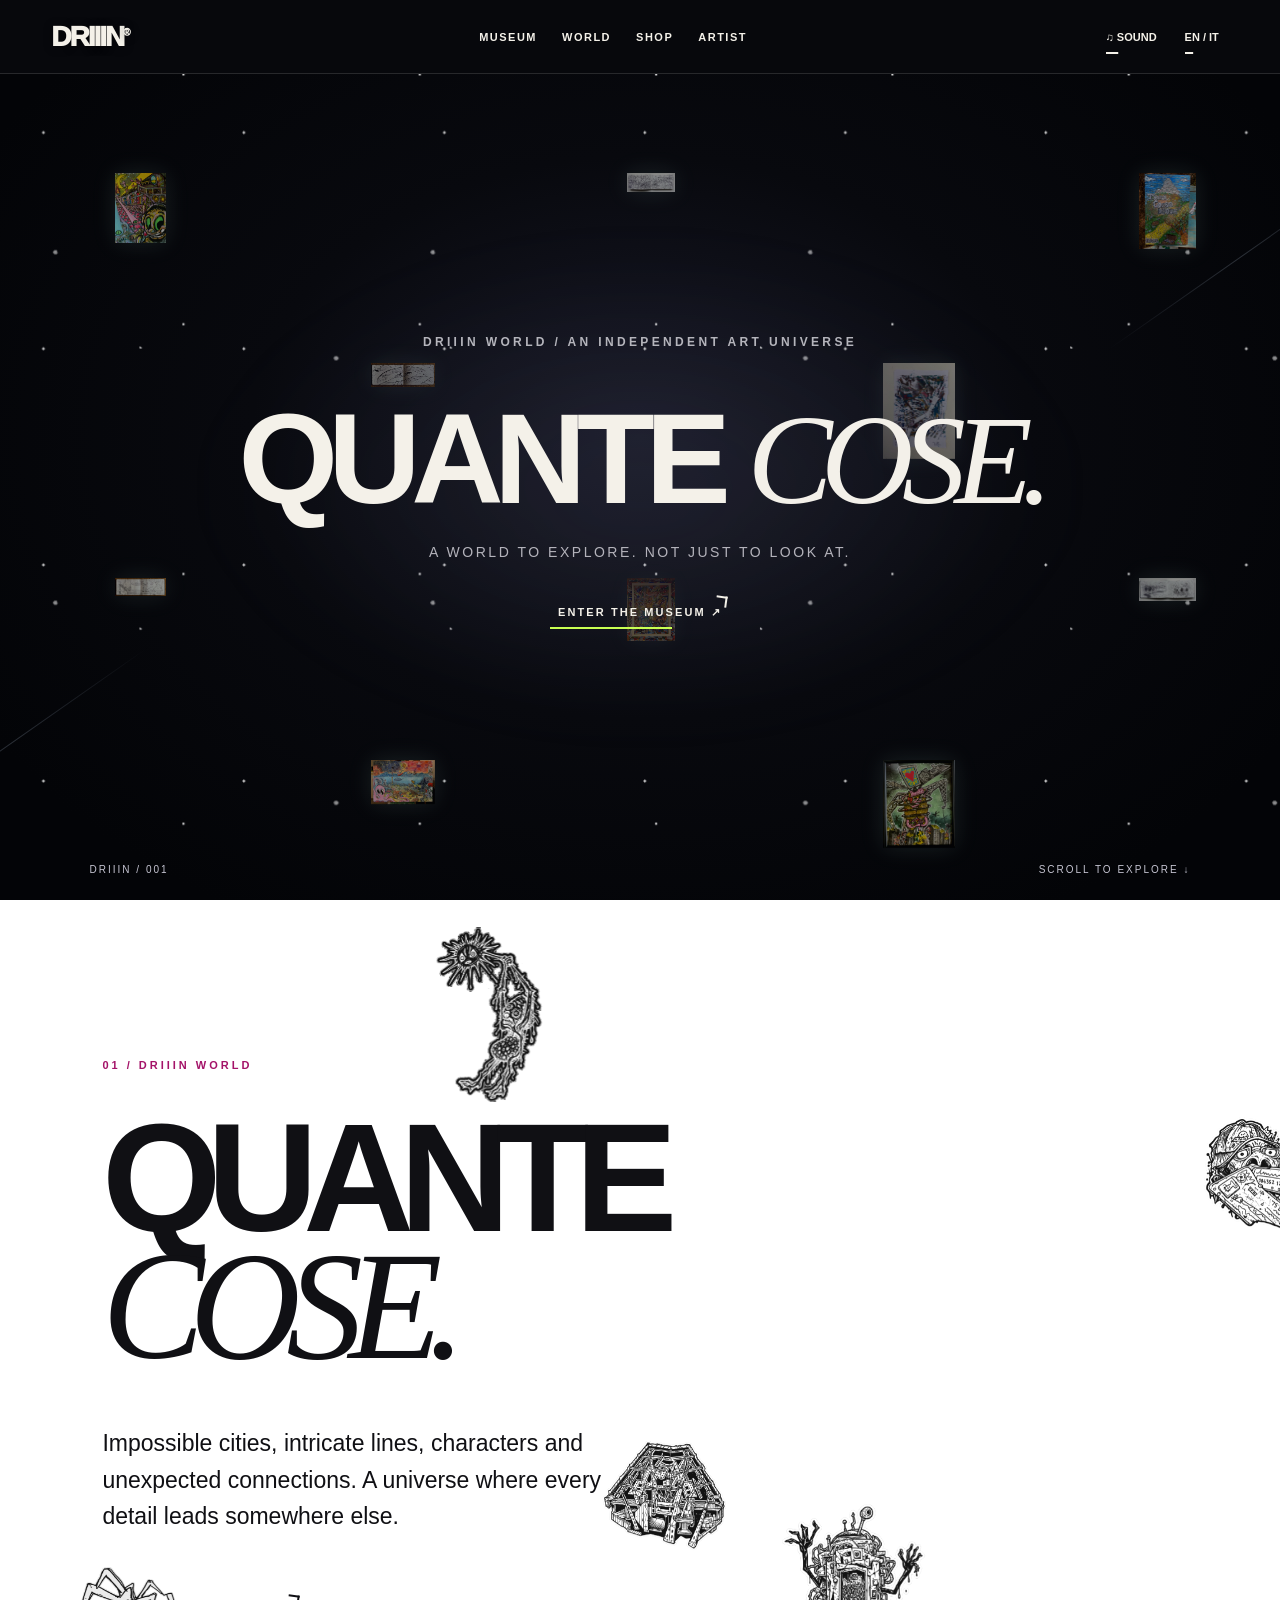
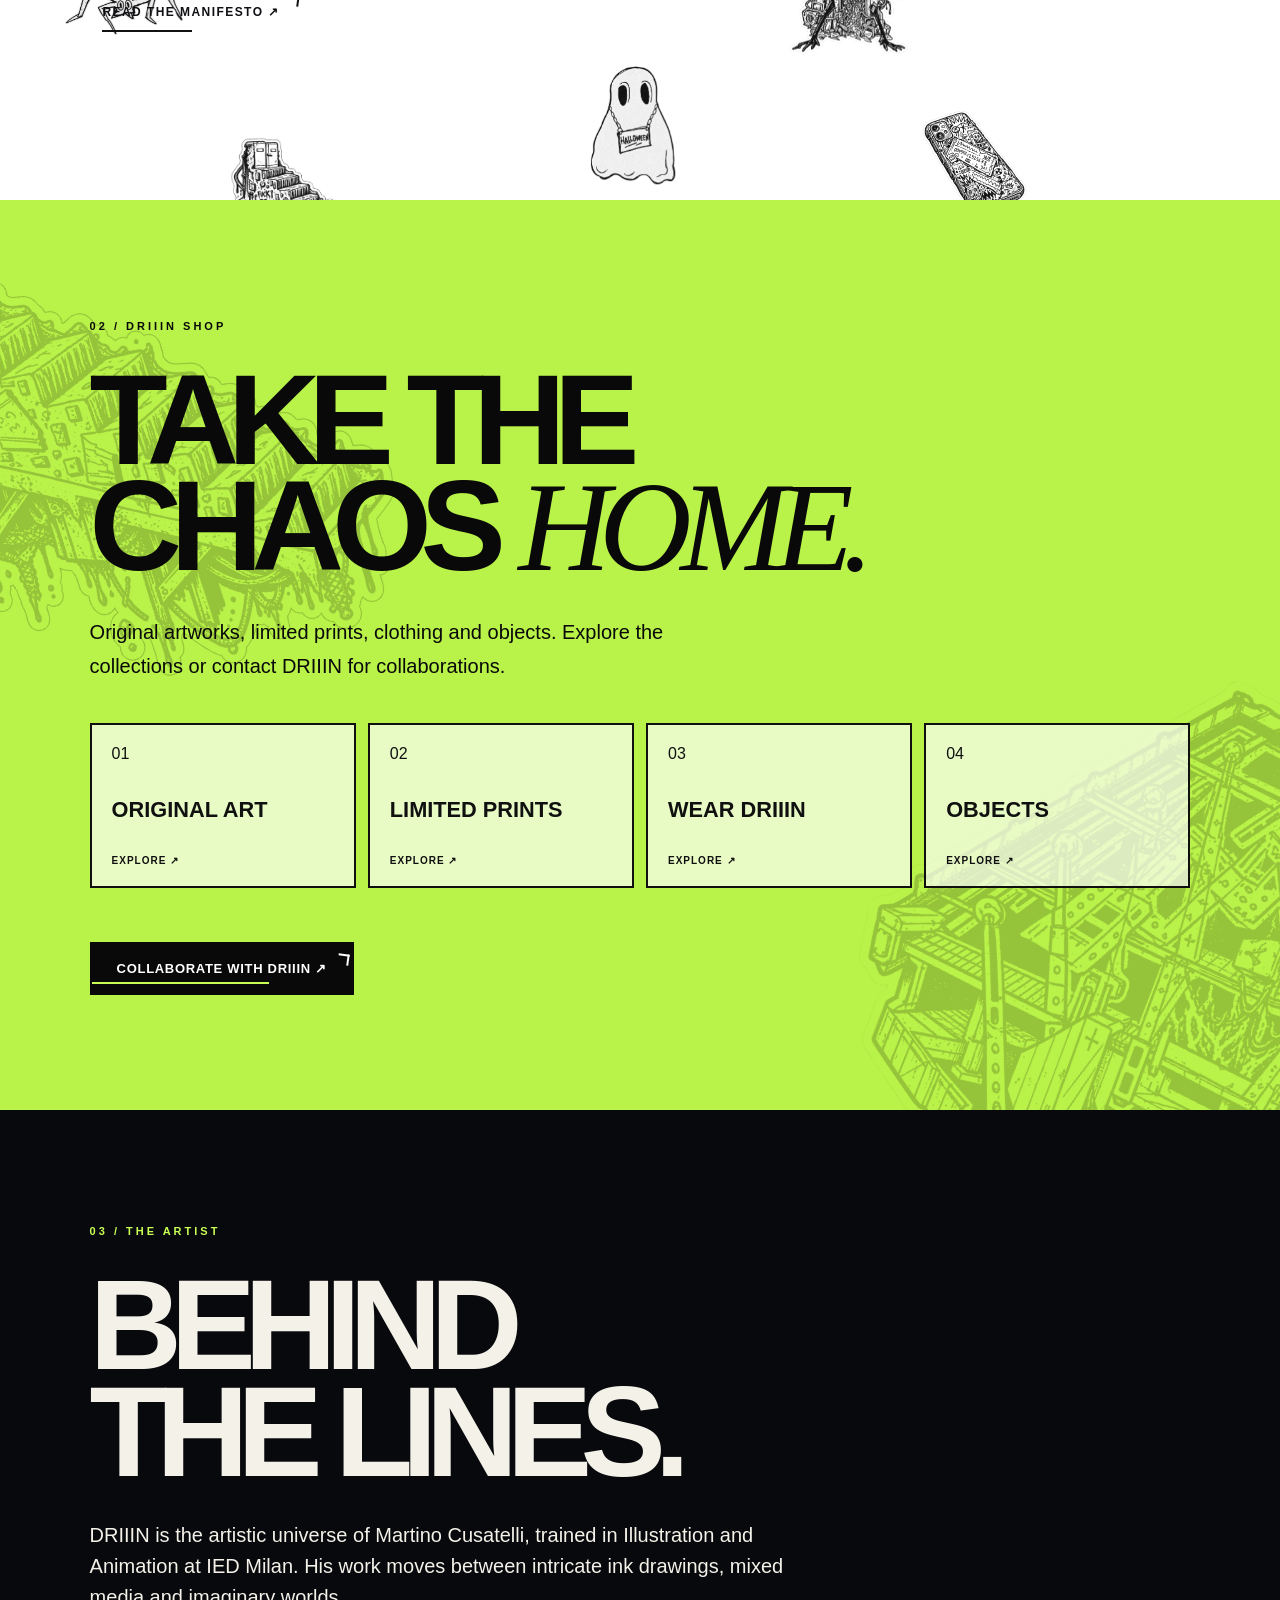
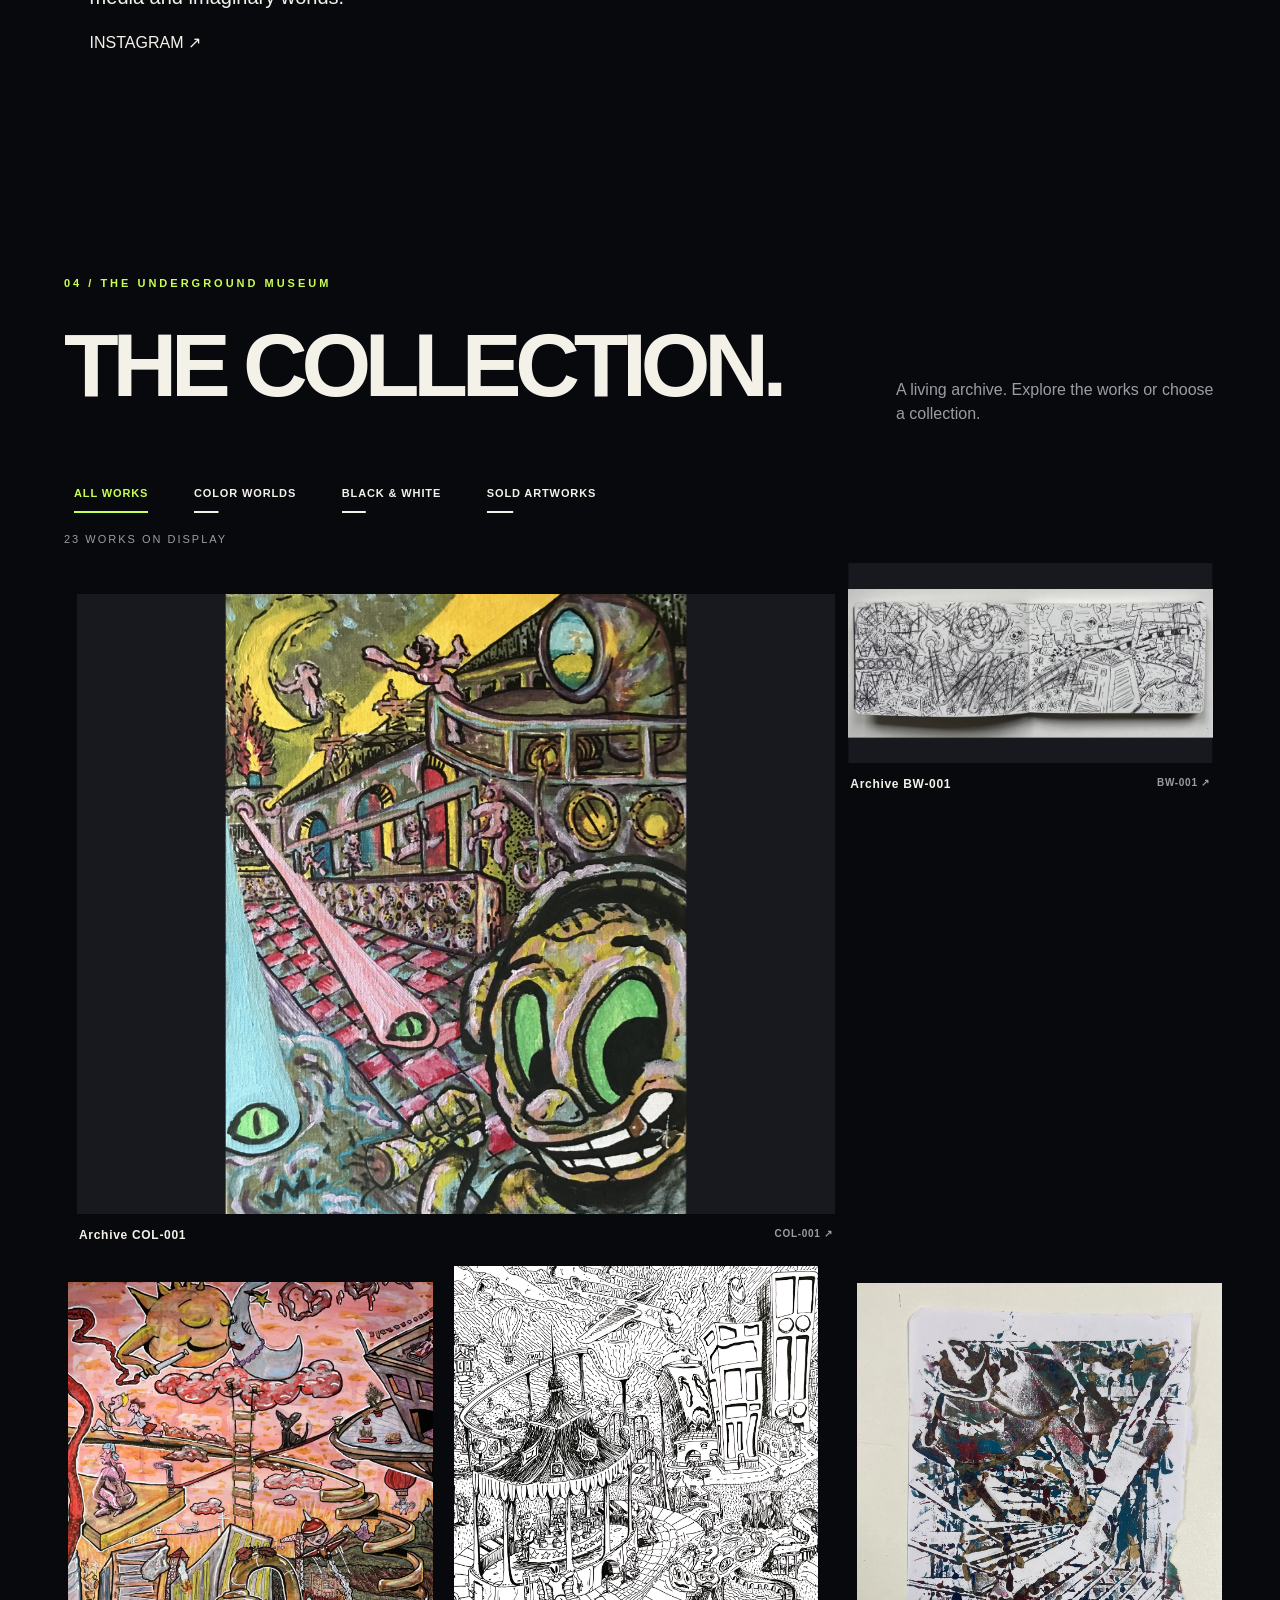
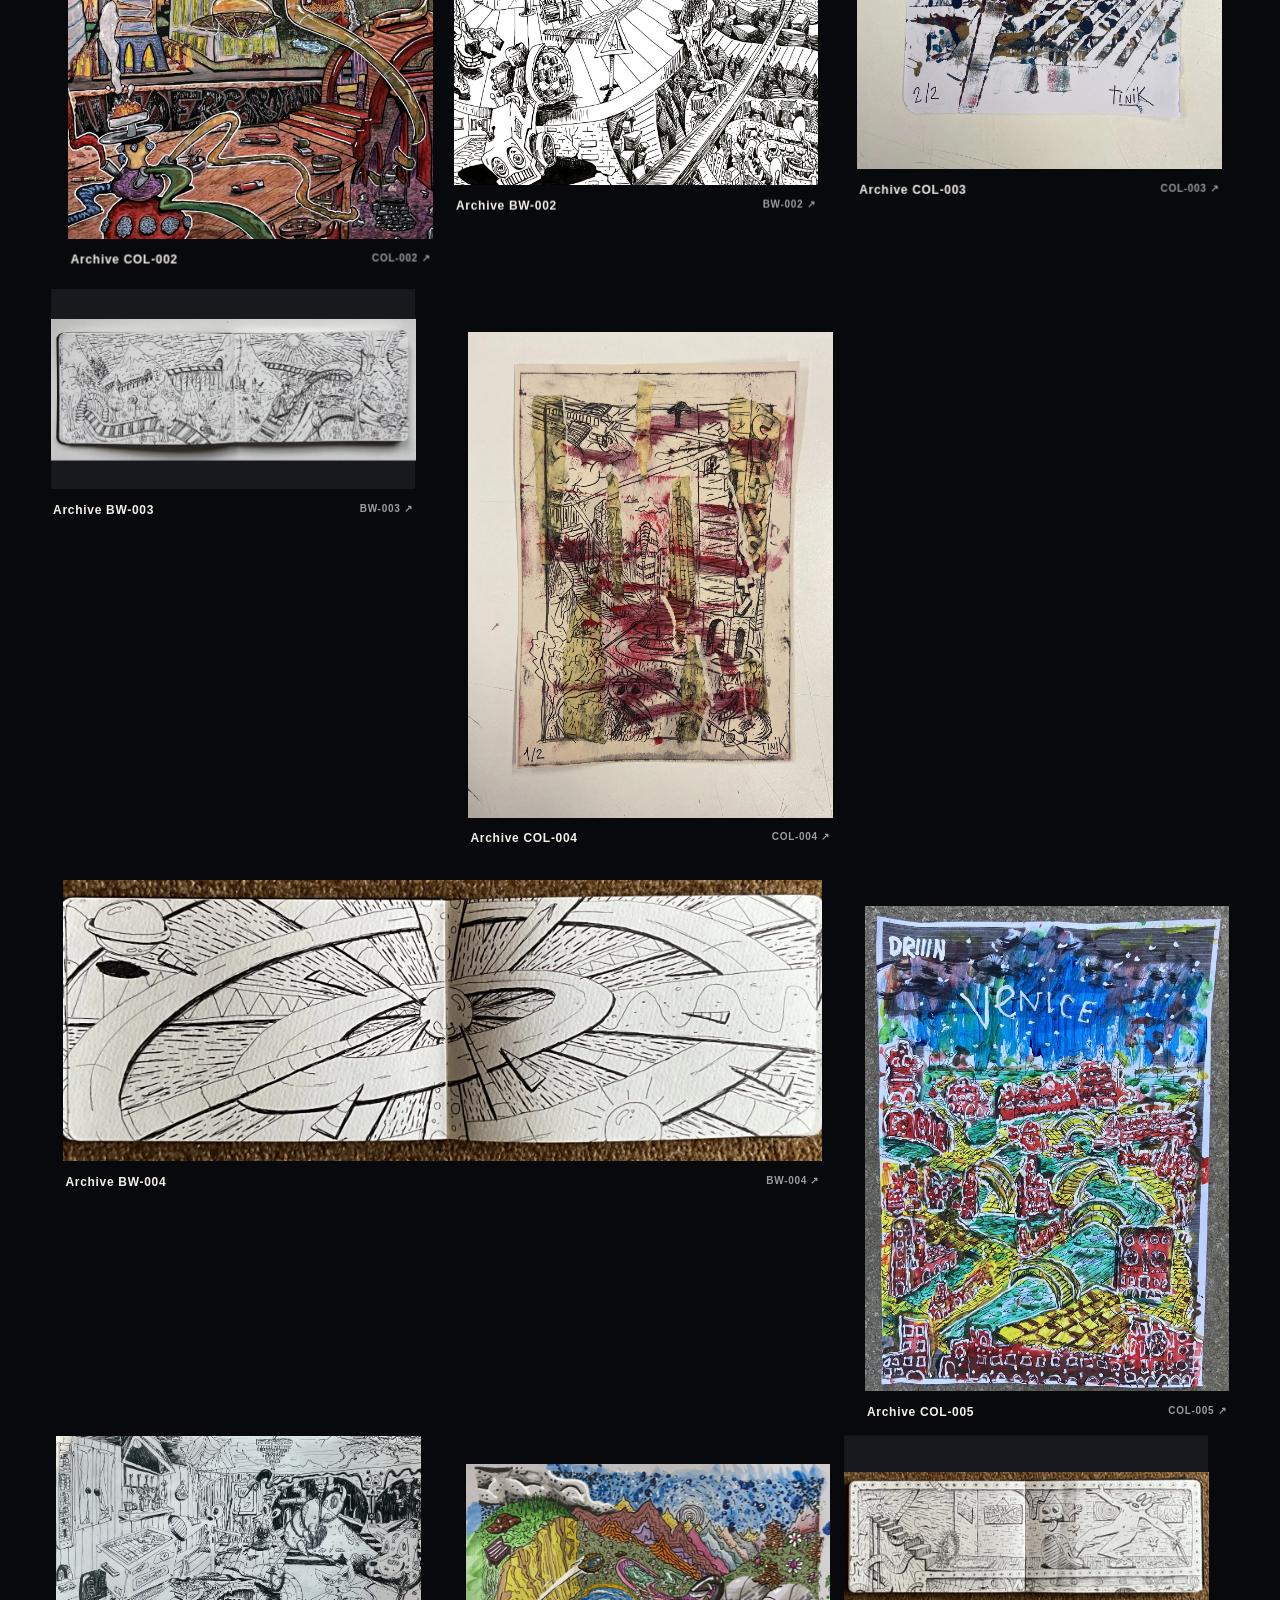
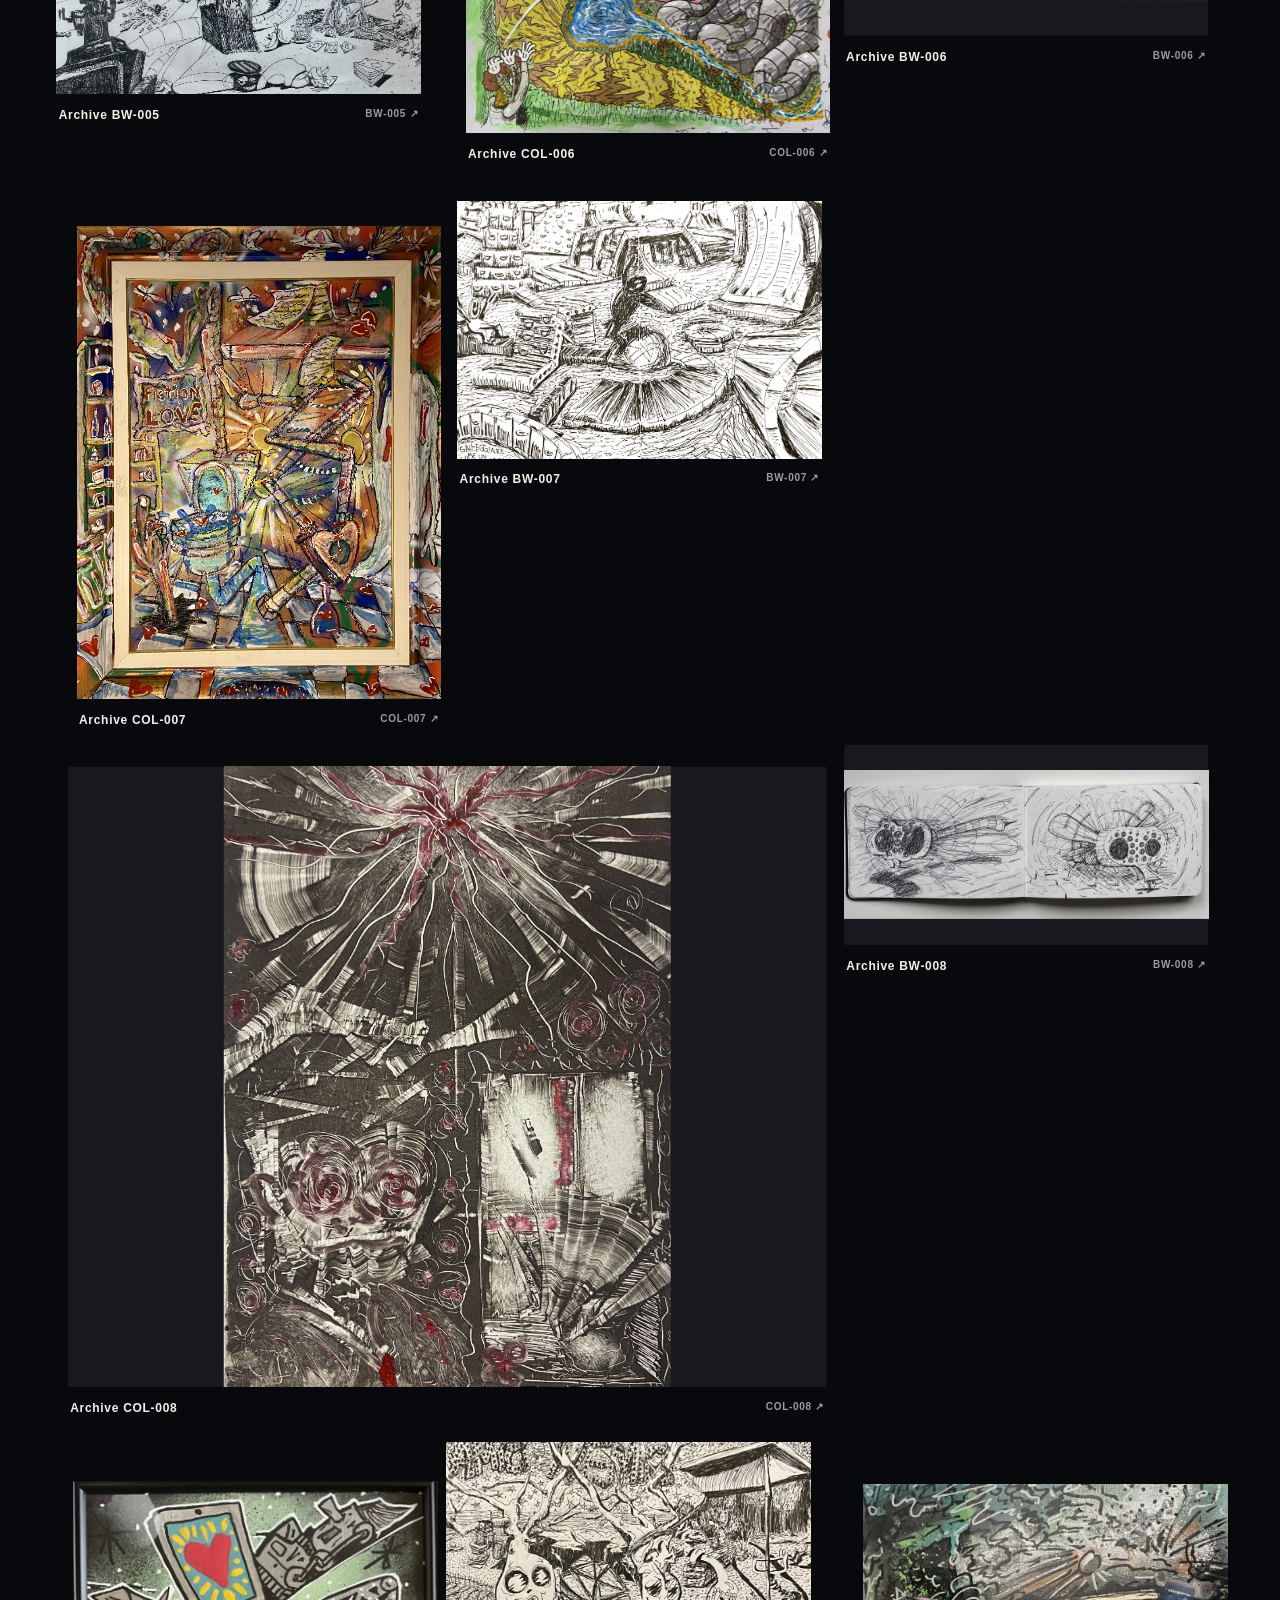
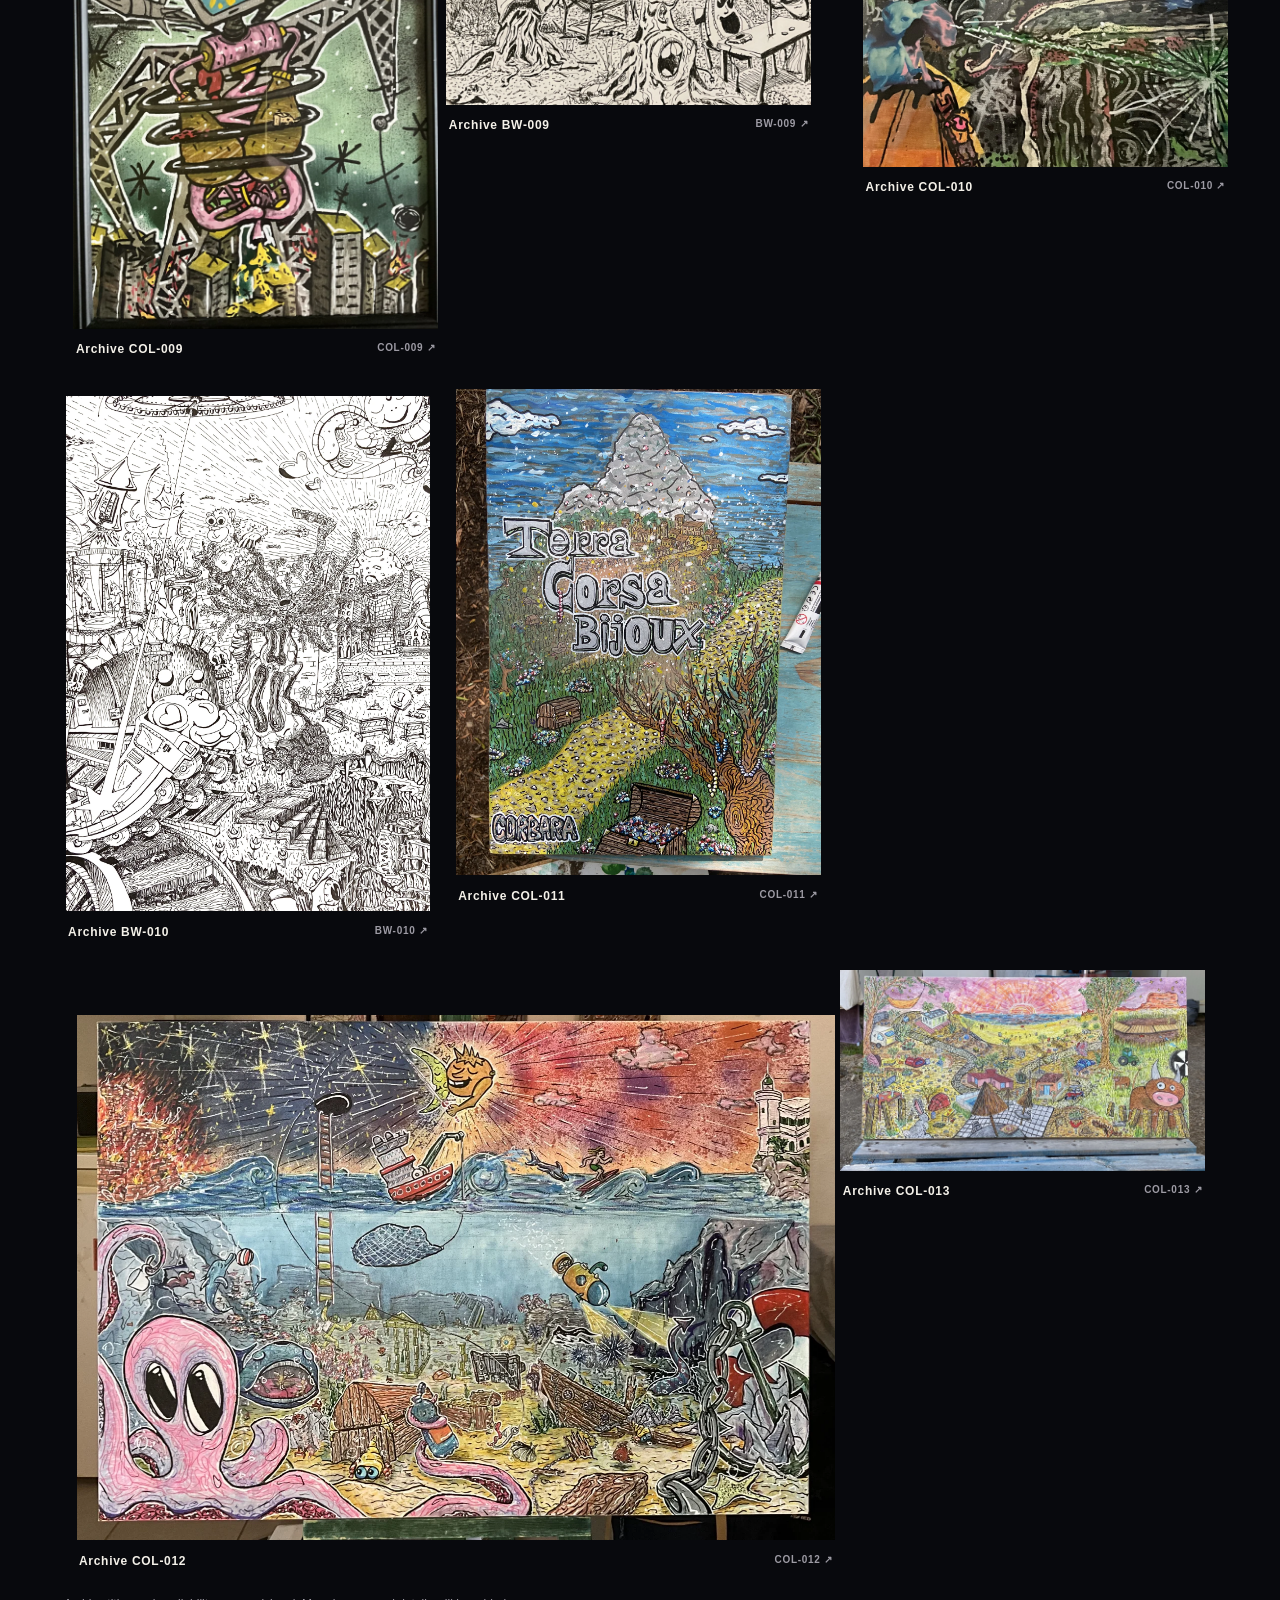
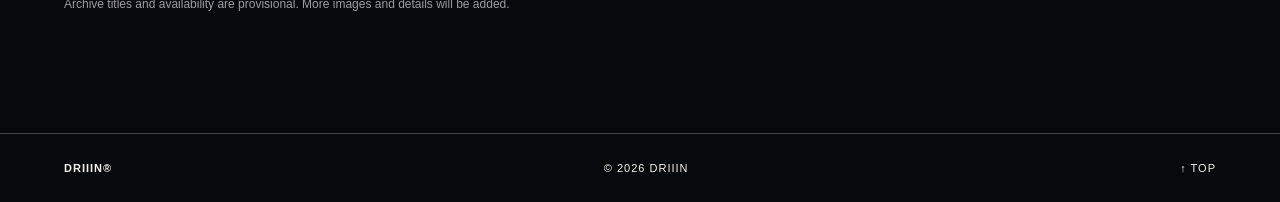
<file: index.html>
<!doctype html><html lang="en"><head><meta charset="utf-8"><meta name="viewport" content="width=device-width, initial-scale=1"><meta name="theme-color" content="#08090d"><meta name="description" content="DRIIIN — The Underground Museum. An independent visual universe."><title>DRIIIN® — THE UNDERGROUND MUSEUM</title><style>
:root{--bg:#08090d;--fg:#f4f1e9;--muted:#9d9ba4;--pink:#ff4ca3;--acid:#c8ff52}*{box-sizing:border-box}html{scroll-behavior:smooth}body{margin:0;background:var(--bg);color:var(--fg);font-family:Arial,Helvetica,sans-serif}button,a{font:inherit}button{cursor:pointer}a{color:inherit;text-decoration:none}button:focus-visible,a:focus-visible{outline:3px solid var(--acid);outline-offset:4px}.top{height:74px;position:sticky;top:0;z-index:50;display:flex;align-items:center;justify-content:space-between;gap:20px;padding:0 4vw;background:#08090def;backdrop-filter:blur(14px);border-bottom:1px solid #33333b}.brand{font-size:28px;font-weight:1000;letter-spacing:-2px}.brand sup{font-size:10px;letter-spacing:0}.nav{display:flex;gap:25px;font-size:11px;letter-spacing:1.5px;font-weight:bold}.actions{display:flex;gap:8px}.smallbtn{background:transparent;color:var(--fg);border:1px solid #54545a;padding:10px 12px;font-size:11px;font-weight:bold}.cover{min-height:calc(100svh - 74px);position:relative;overflow:hidden;display:flex;align-items:center;padding:8vw 7vw;background:radial-gradient(ellipse at 75% 32%,#27335a55,transparent 52%),radial-gradient(ellipse at 20% 80%,#4a1b4b55,transparent 55%),#05070f}.stars{position:absolute;inset:0;opacity:.8;pointer-events:none;background-image:radial-gradient(1px 1px at 10% 20%,#fff 99%,transparent),radial-gradient(2px 2px at 35% 65%,#fff9 99%,transparent),radial-gradient(1px 1px at 70% 15%,#fff 99%,transparent),radial-gradient(2px 2px at 88% 75%,#fff9 99%,transparent),radial-gradient(1px 1px at 60% 50%,#fff 99%,transparent);background-size:211px 223px,337px 313px,277px 251px,419px 397px,179px 193px}.coverinner{position:relative;z-index:1}.eyebrow{font-size:11px;letter-spacing:3px;font-weight:800;color:var(--acid)}h1{font-size:clamp(82px,14vw,215px);line-height:.77;letter-spacing:-.09em;margin:42px 0 38px;font-weight:1000}h1 em{font-family:Georgia,serif;font-weight:normal}h1 span{color:var(--pink)}.cover p{font-size:clamp(16px,2vw,22px);font-weight:bold;text-transform:uppercase}.enter{display:inline-block;background:var(--fg);color:#08090d;border:1px solid var(--fg);padding:19px 27px;margin-top:24px;font-size:12px;font-weight:900;letter-spacing:1.5px}.bottom{position:absolute;bottom:25px;left:7vw;right:7vw;display:flex;justify-content:space-between;font-size:10px;letter-spacing:2px;color:#c6c5d2}.section{padding:110px 5vw}.intro{padding:115px 7vw;background:#f0ede5;color:#101014;position:relative}.intro .eyebrow{color:#a41469}.intro h2{font-size:clamp(65px,11vw,155px);letter-spacing:-.09em;line-height:.83;margin:35px 0}.intro h2 em{font-family:Georgia,serif;font-weight:normal}.intro p{font-size:clamp(17px,2vw,24px);max-width:700px;line-height:1.5}.manifest{display:inline-block;border:1px solid #111;padding:13px 20px;font-size:12px;font-weight:900;margin-top:20px}.headrow{display:flex;align-items:end;justify-content:space-between;gap:20px}.headrow h2{font-size:clamp(48px,7vw,100px);letter-spacing:-.07em;margin:25px 0}.headrow p{color:var(--muted);max-width:320px;line-height:1.5}.filters{display:flex;flex-wrap:wrap;gap:8px;margin:30px 0 15px}.filters button{border:1px solid #53535c;color:var(--fg);background:transparent;padding:13px 17px;font-size:11px;letter-spacing:1px;font-weight:bold}.filters button.active{color:#08090d;background:var(--acid);border-color:var(--acid)}.counter{color:var(--muted);font-size:11px;letter-spacing:2px;margin-bottom:25px}.gallery{display:grid;grid-template-columns:repeat(12,minmax(0,1fr));gap:clamp(15px,2.4vw,35px);align-items:start}.tile{grid-column:span 4;background:none;border:0;color:var(--fg);padding:0;text-align:left;min-width:0}.tile.wide{grid-column:span 8}.tile.narrow{grid-column:span 4}.tile .imagebox{background:#17191f;display:flex;justify-content:center;align-items:center;overflow:hidden;min-height:200px}.tile img{display:block;width:100%;height:auto;max-height:620px;object-fit:contain;transition:transform .35s}.tile:hover img{transform:scale(1.025)}.tile .label{display:flex;justify-content:space-between;gap:8px;padding:14px 2px 25px;font-size:12px;font-weight:800;letter-spacing:.7px}.tile .label small{color:var(--muted)}.empty{padding:60px 0;color:var(--muted)}.shop{background:var(--acid);color:#090909;padding:110px 6vw}.shop h2,.about h2{font-size:clamp(64px,10vw,150px);line-height:.83;letter-spacing:-.09em;margin:35px 0}.shop h2 em{font-family:Georgia,serif;font-weight:normal}.shop p,.about p{font-size:20px;line-height:1.55;max-width:720px}.shopcards{display:grid;grid-template-columns:repeat(4,1fr);gap:1px;background:#111;margin:45px 0}.shopcards div{padding:25px 18px;background:var(--acid);font-size:12px;min-height:120px}.shopcards b{display:block;margin-top:25px;font-size:16px}.about{padding:115px 7vw}.footer{padding:28px 5vw;border-top:1px solid #444;display:flex;justify-content:space-between;gap:15px;font-size:11px;letter-spacing:1px}.detail{border:1px solid #4a4a50;background:#111218;color:#fff;width:min(1200px,96vw);max-height:94vh;padding:28px}.detail::backdrop{background:#000e}.close{float:right;background:transparent;border:0;color:white;font-size:36px}.detailbody{clear:both;display:grid;grid-template-columns:1.35fr 1fr;gap:35px}.detailimg{max-height:76vh;overflow:auto;background:#17191f}.detailimg img{display:block;width:100%;height:auto;cursor:zoom-in}.detailimg img.zoom{width:185%;max-width:none;cursor:zoom-out}.detailinfo{padding:15px}.detailinfo h3{font-size:clamp(34px,5vw,70px);line-height:1;letter-spacing:-.06em}.detailinfo p{color:#bcbcc3;line-height:1.6}.arrows{display:flex;gap:10px;margin-top:30px}.arrows button{background:#25252a;color:#fff;border:1px solid #777;padding:12px 25px}.manifestDialog{background:#f0ede5;color:#111;border:0;max-width:min(850px,94vw);padding:50px}.manifestDialog::backdrop{background:#000d}.manifestDialog h2{font-size:clamp(48px,8vw,100px);letter-spacing:-.08em;margin:20px 0}.manifestDialog p{font-size:19px;line-height:1.6}.note{color:var(--muted);font-size:12px;margin-top:28px}@media(max-width:900px){.top{height:auto;min-height:74px;flex-wrap:wrap;padding:14px 4vw}.nav{order:3;width:100%;justify-content:space-between;gap:8px}.nav a{font-size:10px}.gallery .tile,.gallery .tile.wide{grid-column:span 6}.headrow{display:block}.shopcards{grid-template-columns:repeat(2,1fr)}.detailbody{grid-template-columns:1fr}.detailimg{max-height:48vh}.section{padding:75px 5vw}}@media(max-width:550px){.cover{min-height:78svh}.cover h1{font-size:18vw}.gallery .tile,.gallery .tile.wide{grid-column:span 12}.shopcards b{font-size:13px}.footer{flex-wrap:wrap}.intro,.about,.shop{padding:85px 6vw}}@media(prefers-reduced-motion:reduce){html{scroll-behavior:auto}.tile img{transition:none}}

/* DRIIIN V11 / motion language */
.cover .stars{will-change:transform;transform:translate3d(0,var(--stars-shift,0px),0) scale(1.08)}
.coverinner{transform:translate3d(0,var(--cover-shift,0px),0);opacity:var(--cover-opacity,1);will-change:transform,opacity}
.tile{--rise:0px;--scale:1;transform:translate3d(0,var(--rise),0) scale(var(--scale));transform-origin:center center;transition:transform .65s cubic-bezier(.2,.8,.2,1),opacity .65s ease;opacity:1}
.js-motion .tile.motion-pending{--rise:38px;opacity:0}
.js-motion .tile.motion-visible{--rise:0px;opacity:1}
.tile .imagebox{position:relative}
.tile .imagebox img{transform:scale(var(--art-scale,1));transition:transform .55s ease;will-change:transform}
.tile:hover .imagebox img{transform:scale(calc(var(--art-scale,1) * 1.025))}
.tile:focus-visible .imagebox img{transform:scale(1.02)}
.tile .label{position:relative}
.detailimg{touch-action:pan-x pan-y;overscroll-behavior:contain}
.detailimg img.zoom{width:200%;max-width:none}
.detailtools{display:flex;gap:9px;flex-wrap:wrap;margin:16px 0}
.detailtools button{background:#25252a;border:1px solid #777;color:white;padding:12px 17px;min-height:44px}
.detailtools button[aria-pressed="true"]{background:#c8ff52;color:#08090d}
.motion-note{font-size:11px;letter-spacing:.1em;color:#bcbcc3}
@media(prefers-reduced-motion:reduce){.coverinner,.cover .stars,.tile,.tile .imagebox img{transform:none!important;opacity:1!important;transition:none!important}}

/* V11.1: visible but controlled movement on touch screens */
.cover .stars{transition:none;will-change:transform;transform-origin:center}
.coverinner{transition:none;will-change:transform,opacity;transform-origin:left center}
.tile{transition:none!important;opacity:1!important;will-change:transform}
.tile .imagebox img{transition:transform .12s linear;will-change:transform}
@media(prefers-reduced-motion:reduce){.tile,.tile .imagebox img,.coverinner,.cover .stars{transform:none!important;transition:none!important;opacity:1!important}}

/* V11.2 — oscillazione delle opere come fogli, senza sostituire lo zoom scroll */
.gallery .tile .imagebox{transform-origin:50% 16%;animation:driiinPaperSway 7s ease-in-out infinite alternate;will-change:transform;backface-visibility:hidden}
.gallery .tile:nth-child(3n+1) .imagebox{animation-duration:8.1s;animation-delay:-2.2s}
.gallery .tile:nth-child(3n+2) .imagebox{animation-duration:6.3s;animation-delay:-4.3s}
.gallery .tile:nth-child(4n) .imagebox{animation-direction:alternate-reverse}
@keyframes driiinPaperSway{0%{transform:perspective(1100px) rotateZ(-1.5deg) rotateY(-2.4deg) rotateX(.6deg)}50%{transform:perspective(1100px) rotateZ(.4deg) rotateY(1.5deg) rotateX(-.5deg)}100%{transform:perspective(1100px) rotateZ(1.5deg) rotateY(2.4deg) rotateX(.8deg)}}
/* V11.3 — miniature artwork constellation: aligned invisible rows and columns */
.hero-artworks{position:absolute;inset:0;overflow:hidden;pointer-events:none;z-index:0;isolation:isolate}
.hero-float{position:absolute;display:block;width:var(--size);height:auto;max-height:14%;object-fit:contain;opacity:1;filter:saturate(1.25) contrast(1.08) drop-shadow(0 5px 5px #0009);animation:driiinOrbit var(--duration) ease-in-out infinite alternate;animation-delay:var(--delay);transform-origin:center;will-change:transform}
.hero-float.depth-back{z-index:0}.hero-float.depth-front{z-index:2}
@keyframes driiinOrbit{0%{transform:translate3d(calc(var(--dx)*-.65),calc(var(--dy)*-.65),0) rotate(-5deg) scale(.92)}50%{transform:translate3d(calc(var(--dx)*.35),calc(var(--dy)*.3),0) rotate(3deg) scale(1.04)}100%{transform:translate3d(var(--dx),var(--dy),0) rotate(7deg) scale(.97)}}
@media(max-width:700px){.hero-float{max-height:10%}.coverinner{z-index:3;text-shadow:0 2px 15px #05070fd9}}
@media(prefers-reduced-motion:reduce){.gallery .tile .imagebox,.hero-float{animation:none!important}}

/* DRIIIN V11.4 — QUANTE COSE. / invisible navigation */
:root { --nav-accent: #c8ff52; }
.top .nav a {
  position: relative; display: inline-flex; align-items: center;
  min-height: 44px; padding: 8px 0;
  transition: color .25s ease, transform .25s ease;
}
.top .nav a::after {
  content: ""; position: absolute; bottom: 7px; left: 0;
  width: 100%; height: 2px; background: var(--nav-accent);
  transform: scaleX(0); transform-origin: left;
  transition: transform .32s ease;
}
.top .nav a:hover, .top .nav a:focus-visible { color: var(--nav-accent); }
.top .nav a:hover::after, .top .nav a:focus-visible::after { transform: scaleX(1); }

.smallbtn, .filters button, .arrows button,
#zoomIn, #zoomOut {
  appearance: none; border: 0 !important; border-radius: 0;
  background: transparent !important; color: inherit !important;
  box-shadow: none !important;
  position: relative; transition: color .22s ease, transform .22s ease;
}
.smallbtn { padding: 12px 10px; min-height: 44px; }
.smallbtn::after, .filters button::after,
.arrows button::after, #zoomIn::after, #zoomOut::after {
  content: ""; position: absolute; left: 10px; right: 10px; bottom: 5px;
  height: 2px; background: currentColor;
  transform: scaleX(.24); transform-origin: left;
  transition: transform .3s ease, background .3s ease;
}
.smallbtn:hover::after, .smallbtn:focus-visible::after,
.filters button:hover::after, .filters button:focus-visible::after,
.arrows button:hover::after, .arrows button:focus-visible::after,
#zoomIn:hover::after, #zoomOut:hover::after,
#zoomIn:focus-visible::after, #zoomOut:focus-visible::after {
  transform: scaleX(1);
}
.filters { gap: clamp(8px, 2vw, 26px); }
.filters button {
  padding: 13px 10px 17px; min-height: 46px;
  font-weight: 800; letter-spacing: .08em;
}
.filters button.active {
  color: var(--nav-accent) !important;
  background: transparent !important;
}
.filters button.active::after {
  background: var(--nav-accent); transform: scaleX(1);
}
.filters button:not(.active):hover { color: var(--nav-accent) !important; }
.enter, .manifest {
  position: relative; isolation: isolate;
  background: transparent !important; color: inherit !important;
  border: 0 !important; border-radius: 0;
  padding: 20px 22px 22px 0; min-height: 52px;
  font-weight: 900; letter-spacing: .12em;
  transition: color .25s ease, transform .25s ease;
}
.enter { color: #f4f1e9 !important; }
.enter::after, .manifest::after {
  content: ""; position: absolute; left: 0; bottom: 9px;
  height: 2px; width: 68%; background: var(--nav-accent);
  transform-origin: left; transition: width .4s ease, transform .4s ease;
}
.manifest::after { background: #111; width: 45%; }
.enter::before, .manifest::before {
  content: ""; position: absolute; width: 9px; height: 9px;
  right: 3px; top: 10px;
  border-top: 2px solid currentColor; border-right: 2px solid currentColor;
  transform: rotate(8deg); transition: transform .3s ease;
}
.enter:hover::after, .enter:focus-visible::after,
.manifest:hover::after, .manifest:focus-visible::after { width: 100%; }
.enter:hover::before, .manifest:hover::before { transform: translate(3px,-3px) rotate(8deg); }
.enter:hover, .manifest:hover { transform: translateY(-2px); }

.detailinfo #zoomIn, .detailinfo #zoomOut, .arrows button {
  padding: 13px 12px 17px; min-height: 44px;
}
.detailinfo #zoomIn:hover, .detailinfo #zoomOut:hover,
.arrows button:hover, .smallbtn:hover { color: var(--nav-accent) !important; }
.close {
  border: 0 !important; background: transparent !important;
  min-width: 44px; min-height: 44px; line-height: 1;
  transition: transform .25s ease;
}
.close:hover { transform: rotate(90deg); }
button:focus-visible, a:focus-visible {
  outline: 2px solid var(--nav-accent); outline-offset: 4px;
}
@media (hover: none) {
  .enter:active, .manifest:active { transform: translateY(1px); }
  .filters button:active, .smallbtn:active { color: var(--nav-accent) !important; }
}
@media (prefers-reduced-motion: reduce) {
  .top .nav a, .top .nav a::after, .smallbtn, .smallbtn::after,
  .filters button, .filters button::after, .enter, .enter::after,
  .enter::before, .manifest, .manifest::after, .manifest::before,
  .close { transition: none !important; }
}


/* DRIIIN V11.5 — immersive artwork viewer and monochrome fragments */
.intro { overflow:hidden; isolation:isolate; }
.intro > :not(.ink-fragments) { position:relative; z-index:2; }
.ink-fragments { position:absolute; inset:0; z-index:1; pointer-events:none; overflow:hidden; }
.ink-piece { position:absolute; overflow:hidden; mix-blend-mode:multiply; opacity:.86; filter:grayscale(1) contrast(1.7); }
.ink-piece img { width:100%; height:100%; object-fit:cover; display:block; mix-blend-mode:multiply; }
.ink-piece-a { width:25%; height:47%; right:-2%; top:-4%; transform:rotate(8deg); clip-path:polygon(10% 0,100% 0,100% 90%,20% 100%,0 45%); }
.ink-piece-b { width:20%; height:40%; right:23%; bottom:-13%; transform:rotate(-13deg); clip-path:polygon(5% 5%,95% 0,100% 80%,40% 100%,0 70%); }
.ink-piece-c { width:17%; height:30%; left:-4%; top:2%; transform:rotate(-8deg); clip-path:polygon(15% 0,100% 15%,90% 100%,0 85%); opacity:.43; }
.ink-piece-d { width:15%; height:28%; right:0; bottom:-8%; transform:rotate(11deg); clip-path:polygon(0 10%,95% 0,100% 100%,10% 90%); }
.intro h2,.intro p,.intro .manifest,.intro .eyebrow { text-shadow:0 1px 0 #f0ede5; }
.detail { padding:0 !important; width:min(1500px,100vw) !important; max-width:100vw !important; height:min(96dvh,1100px); max-height:96dvh !important; border:0 !important; background:#08090d !important; overflow:hidden; }
.detail::backdrop { background:rgba(0,0,0,.94); }
.detailbody { display:flex !important; flex-direction:column; gap:0 !important; height:100%; clear:none !important; }
.detailimg { flex:1 1 auto; min-height:0; max-height:none !important; overflow:auto; background:#08090d !important; display:flex; align-items:flex-start; justify-content:center; }
.detailimg img { display:block; width:auto; max-width:100%; height:auto; max-height:100%; object-fit:contain; margin:auto; }
.detailimg img.zoom { width:185%; max-width:none; max-height:none; height:auto; flex-shrink:0; margin:0; }
.detailinfo { flex:0 0 auto; position:relative; display:grid; grid-template-columns:minmax(0,1fr) auto; column-gap:18px; row-gap:5px; align-items:center; padding:11px clamp(14px,3vw,34px) 14px !important; background:#111218; border-top:1px solid #ffffff24; max-height:31dvh; overflow-y:auto; }
.detailinfo .eyebrow { grid-column:1; font-size:10px; letter-spacing:1px; }
.detailinfo h3 { grid-column:1; font-size:clamp(16px,2.4vw,25px) !important; margin:0 !important; line-height:1.2; letter-spacing:-.02em; }
.detailinfo #detailMeta { grid-column:1; font-size:11px; margin:0; line-height:1.3; }
.detailinfo [data-t="detailText"], .detailinfo [data-t="contact"] { display:none; }
.detailinfo .detailtools { grid-column:1; grid-row:4; display:flex; flex-wrap:wrap; gap:10px; }
.detailinfo .motion-note { display:none; }
.detailinfo .arrows { grid-column:2; grid-row:1 / span 4; display:flex; align-items:center; gap:12px; margin:0 !important; }
.detailinfo .arrows button { font-size:clamp(24px,3vw,38px); min-width:48px; min-height:48px; padding:6px 10px 13px; }
.detail .close { position:absolute; top:9px; right:12px; z-index:5; float:none; background:#08090dbb !important; border-radius:50%; }
@media(max-width:650px) {
 .detail { height:100dvh; max-height:100dvh !important; }
 .detailinfo { max-height:34dvh; padding:10px 12px 14px !important; }
 .detailinfo h3 { font-size:16px !important; }
 .detailinfo .arrows { gap:3px; }
 .detailinfo .arrows button { min-width:44px; }
 .ink-piece-a { width:38%; right:-9%; }
 .ink-piece-b { width:30%; right:0; bottom:-9%; }
 .ink-piece-c { width:23%; opacity:.23; }
 .ink-piece-d { display:none; }
}

/* V11.6 — arrows are DIRECTLY beneath the artwork, independent of text */
.detailbody { display:flex !important; flex-direction:column !important; height:100% !important; gap:0 !important; }
.detailstage { display:flex; flex:1 1 auto; flex-direction:column; min-height:0; width:100%; overflow:hidden; }
.detailstage .detailimg { flex:1 1 auto; min-height:0; width:100%; }
.art-nav { display:flex; flex:0 0 auto; align-items:center; justify-content:space-between;
  background:#08090d; border:0; padding:2px clamp(16px,4vw,56px) 5px; min-height:52px; }
.art-nav button { background:transparent; border:0; color:#f4f1e9; font-size:30px;
  display:flex; gap:12px; align-items:center; padding:4px 12px; min-height:46px; }
.art-nav button span { font-size:10px; font-weight:800; letter-spacing:.18em; }
.art-nav button:hover, .art-nav button:focus-visible { color:#c8ff52; }
.detailinfo { flex:0 0 auto; max-height:24dvh; grid-template-columns:1fr !important;
  padding:9px clamp(16px,4vw,56px) 12px !important; border-top:1px solid #ffffff19; }
.detailinfo .eyebrow,.detailinfo h3,.detailinfo #detailMeta,.detailinfo .detailtools { grid-column:1 !important; grid-row:auto !important; }
.detailinfo .detailtools { margin:0 !important; }
.detailinfo h3 { font-size:clamp(15px,2vw,21px) !important; }
.detailinfo .arrows { display:none !important; }
@media(max-width:650px) {
 .art-nav { min-height:50px; padding:1px 8px 4px; }
 .art-nav button { font-size:29px; min-width:94px; }
 .detailinfo { max-height:25dvh; padding:8px 12px 11px !important; }
}
/* V11.6 — high-contrast monochrome cutout details, no rectangular photo boxes */
.intro { background:#fff !important; min-height:700px; }
.intro .ink-fragments { z-index:1; overflow:hidden; }
.ink-fragments .ink-cutout { position:absolute; overflow:hidden; pointer-events:none;
  mix-blend-mode:multiply; filter:grayscale(1) contrast(2.3); opacity:1;
  background:transparent; }
.ink-cutout img { width:100%; height:100%; object-fit:cover; display:block;
  mix-blend-mode:multiply; filter:grayscale(1) contrast(2.4); }
.ink-cutout.cut-a { right:-1%; top:0; width:26%; height:50%; clip-path:ellipse(46% 48% at 56% 45%); transform:rotate(8deg); }
.ink-cutout.cut-b { right:18%; bottom:-13%; width:24%; height:44%; clip-path:ellipse(44% 48% at 52% 55%); transform:rotate(-13deg); }
.ink-cutout.cut-c { left:-5%; top:-4%; width:20%; height:41%; clip-path:ellipse(45% 49% at 55% 50%); transform:rotate(-6deg); }
.ink-cutout.cut-d { right:-3%; bottom:-7%; width:20%; height:38%; clip-path:ellipse(45% 47% at 50% 50%); transform:rotate(13deg); }
.ink-cutout.cut-e { left:5%; bottom:-19%; width:16%; height:36%; clip-path:ellipse(46% 47% at 50% 50%); transform:rotate(-17deg); }
.intro > :not(.ink-fragments) { position:relative; z-index:3; }
.intro p { max-width:610px; background:#ffffffb8; }
@media(max-width:700px){
 .intro { min-height:670px; }
 .ink-cutout.cut-a { width:42%; height:31%; top:0; right:-8%; }
 .ink-cutout.cut-b { width:44%; height:30%; right:-10%; bottom:-8%; }
 .ink-cutout.cut-c { width:32%; height:25%; left:-9%; top:-3%; }
 .ink-cutout.cut-d { display:none; }
 .ink-cutout.cut-e { width:35%; height:25%; left:-8%; bottom:-10%; }
}

/* DRIIIN V11.7 — center Zoom and Reset below the artwork */
.detailinfo .detailtools {
  grid-column: 1 / -1 !important;
  display: flex !important;
  justify-content: center !important;
  align-items: center !important;
  gap: clamp(18px, 4vw, 45px) !important;
  width: 100%;
  margin: 8px auto 0 !important;
}
.detailinfo .detailtools button {
  min-width: 96px;
  text-align: center;
}

/* DRIIIN V11.8 — one unified control strip immediately below artwork */
.detailstage .art-nav { display:grid !important; grid-template-columns: minmax(48px,1fr) auto minmax(48px,1fr); align-items:center; gap:12px; width:100%; padding:5px clamp(12px,3vw,48px) 7px !important; min-height:62px; background:#08090d; }
.detailstage .art-nav > button { border:0 !important; background:transparent !important; color:#f4f1e9 !important; font-size:32px; padding:7px 12px; min-width:48px; min-height:48px; line-height:1; }
.detailstage .art-nav > button:first-child { justify-self:start; }
.detailstage .art-nav > button:last-child { justify-self:end; }
.detailstage .art-zoom-controls { display:flex; align-items:center; justify-content:center; gap:clamp(10px,2.5vw,36px); }
.detailstage .art-zoom-controls button { appearance:none; background:transparent !important; border:0 !important; color:#f4f1e9 !important; font-size:clamp(10px,1.4vw,13px); font-weight:800; letter-spacing:.06em; padding:12px 5px; min-height:44px; white-space:nowrap; position:relative; }
.detailstage .art-zoom-controls button::after { content:''; display:block; position:absolute; left:5px; right:5px; bottom:6px; height:2px; background:#c8ff52; transform:scaleX(.25); transform-origin:center; transition:transform .2s ease; }
.detailstage .art-zoom-controls button:hover::after,.detailstage .art-zoom-controls button:focus-visible::after { transform:scaleX(1); }
.detailstage .art-nav button:hover,.detailstage .art-nav button:focus-visible { color:#c8ff52 !important; }
.detailinfo .detailtools { display:none !important; }
.detailinfo { max-height:20dvh; }
@media(max-width:550px) { .detailstage .art-nav { gap:3px; padding:3px 6px 6px !important; min-height:56px; } .detailstage .art-nav > button { font-size:29px; padding:5px; min-width:42px; } .detailstage .art-zoom-controls { gap:9px; } .detailstage .art-zoom-controls button { font-size:10px; padding:9px 2px; } }

/* DRIIIN V11.9: structural mobile-first viewer */
dialog.detail { box-sizing:border-box !important; position:fixed !important; inset:0 !important;
 margin:auto !important; padding:0 !important; width:100vw !important; max-width:100vw !important;
 height:100dvh !important; max-height:100dvh !important; border:0 !important; border-radius:0 !important;
 background:#0b0b10 !important; overflow:hidden !important; color:#fff !important; }
dialog.detail::backdrop { background:#000e; }
dialog.detail .detailbody { display:flex !important; flex-direction:column !important; height:100% !important;
 width:100% !important; min-height:0 !important; gap:0 !important; padding:0 !important; }
dialog.detail .detailstage { flex:1 1 auto !important; min-height:0 !important; display:flex !important;
 flex-direction:column !important; width:100% !important; }
dialog.detail .detailimg { flex:1 1 auto !important; min-height:0 !important; max-height:none !important;
 display:flex !important; align-items:center !important; justify-content:center !important;
 overflow:auto !important; padding:clamp(12px,3vw,36px) !important; background:#0b0b10 !important; }
dialog.detail .detailimg img { display:block; object-fit:contain; width:auto; height:auto;
 max-width:100%; max-height:100%; margin:auto; }
dialog.detail .detailimg img.zoom { width:185%; max-width:none; max-height:none; height:auto; flex-shrink:0; margin:0; }
dialog.detail .art-nav { display:grid !important; grid-template-columns:52px minmax(0,1fr) 52px !important;
 align-items:center !important; justify-items:center !important; flex:0 0 60px !important;
 gap:4px !important; width:100% !important; padding:0 12px !important;
 border:0 !important; border-top:1px solid #ffffff20 !important; background:#0b0b10 !important; }
dialog.detail .art-nav > button { justify-self:center !important; border:0 !important; background:transparent !important;
 color:#fff !important; font-size:32px !important; min-width:48px !important; min-height:48px !important;
 padding:4px !important; }
dialog.detail .art-zoom-controls { display:flex !important; justify-content:center !important;
 align-items:center !important; gap:clamp(10px,5vw,35px) !important; }
dialog.detail .art-zoom-controls button { display:inline-flex !important; align-items:center !important;
 justify-content:center !important; border:0 !important; background:transparent !important;
 color:#fff !important; font-size:clamp(10px,3vw,13px) !important; font-weight:700 !important;
 letter-spacing:.06em !important; min-height:44px !important; padding:5px 2px !important; white-space:nowrap; }
dialog.detail .art-nav button:hover,dialog.detail .art-nav button:focus-visible { color:#c8ff52 !important; }
dialog.detail .detailinfo { display:flex !important; flex:0 0 auto !important; flex-direction:column !important;
 align-items:flex-start !important; gap:3px !important; width:100% !important;
 max-height:120px !important; overflow:auto !important; padding:10px 20px 15px !important;
 border:0 !important; border-top:1px solid #ffffff18 !important; background:#0b0b10 !important; }
dialog.detail .detailinfo .eyebrow { margin:0 !important; font-size:10px !important; line-height:1.2 !important; }
dialog.detail .detailinfo h3 { margin:0 !important; font-size:clamp(17px,4vw,23px) !important; line-height:1.15 !important; }
dialog.detail .detailinfo #detailMeta { margin:0 !important; font-size:11px !important; line-height:1.35 !important; }
dialog.detail .detailinfo [hidden] { display:none !important; }
dialog.detail .close { position:absolute !important; top:calc(env(safe-area-inset-top) + 8px) !important;
 right:12px !important; z-index:10 !important; background:#09090bd9 !important;
 border:0 !important; border-radius:50% !important; width:46px !important; height:46px !important; }
@media(min-width:900px){ dialog.detail { width:min(1100px,94vw) !important; max-width:94vw !important;
 height:min(94dvh,950px) !important; max-height:94dvh !important; border-radius:4px !important; }}
/* Real artwork fragments converted to transparent ink-only images */
.intro { overflow:hidden !important; isolation:isolate; background:#f5f3ee !important; min-height:740px; }
.intro .ink-fragments { position:absolute !important; inset:0 !important; z-index:1 !important;
 overflow:hidden !important; pointer-events:none !important; }
.intro .ink-fragments .ink-sticker { position:absolute !important; display:block !important;
 object-fit:contain !important; width:auto !important; height:auto !important;
 max-width:none !important; opacity:.9 !important; filter:none !important; mix-blend-mode:normal !important; }
.intro .ink-sticker-1 { width:clamp(130px,25vw,340px) !important; left:-4% !important; bottom:-3% !important; transform:rotate(-10deg); }
.intro .ink-sticker-2 { width:clamp(135px,22vw,310px) !important; right:-3% !important; top:-4% !important; transform:rotate(9deg); }
.intro .ink-sticker-3 { width:clamp(120px,18vw,260px) !important; right:2% !important; bottom:-5% !important; transform:rotate(-7deg); }
.intro .ink-sticker-4 { width:clamp(100px,17vw,220px) !important; left:3% !important; top:-3% !important; transform:rotate(7deg); }
.intro > :not(.ink-fragments) { position:relative !important; z-index:2 !important; }
@media(max-width:700px){
 .intro { min-height:690px !important; }
 .intro .ink-sticker-1 { width:44vw !important; left:-10% !important; bottom:-5% !important; }
 .intro .ink-sticker-2 { width:43vw !important; right:-12% !important; top:-3% !important; }
 .intro .ink-sticker-3 { width:36vw !important; right:-12% !important; bottom:-7% !important; }
 .intro .ink-sticker-4 { width:31vw !important; left:-13% !important; top:-4% !important; }
 .intro p { background:#f5f3eedb !important; }
}

/* V12.1 — original DRIIIN pen-drawing cutouts; restrained doodle composition */
#world.intro { position:relative !important; isolation:isolate !important; overflow:hidden !important;
 background:#fff !important; min-height:650px !important; }
#world.intro .driiin-doodles { position:absolute !important; inset:0 !important; z-index:0 !important;
 pointer-events:none !important; overflow:hidden !important; }
#world.intro .driiin-doodle { position:absolute !important; display:block !important; width:auto !important;
 height:auto !important; max-width:none !important; max-height:none !important;
 object-fit:contain !important; mix-blend-mode:normal !important; filter:none !important;
 opacity:.92 !important; border:0 !important; background:transparent !important; box-shadow:none !important; }
#world.intro .doodle-1 { width:150px !important; left:-54px !important; bottom:-95px !important; transform:rotate(-8deg) !important; }
#world.intro .doodle-2 { width:135px !important; right:-55px !important; top:-95px !important; transform:rotate(8deg) !important; }
#world.intro .doodle-3 { width:110px !important; right:-30px !important; bottom:-20px !important; transform:rotate(-13deg) !important; }
#world.intro .doodle-4 { width:85px !important; left:-45px !important; top:10px !important; transform:rotate(13deg) !important; }
#world.intro > :not(.driiin-doodles) { position:relative !important; z-index:2 !important; }
#world.intro p { background:transparent !important; text-shadow:none !important; }
#world.intro h2,#world.intro .manifest { text-shadow:none !important; }
@media (min-width:800px) {
 #world.intro .doodle-1 { width:210px !important; left:-48px !important; bottom:-105px !important; }
 #world.intro .doodle-2 { width:180px !important; right:-40px !important; top:-80px !important; }
 #world.intro .doodle-3 { width:155px !important; right:5px !important; bottom:-30px !important; }
 #world.intro .doodle-4 { width:105px !important; left:-35px !important; top:15px !important; }
}

/* DRIIIN V13 — cinematic introduction and scroll choreography */
#driiin-opening{position:fixed;inset:0;z-index:9999;background:#07070a;color:#f5f5f1;display:grid;place-items:center;overflow:hidden;transition:opacity .85s ease,visibility .85s ease}
#driiin-opening.is-done{opacity:0;visibility:hidden;pointer-events:none}
#driiin-opening .opening-grain{position:absolute;inset:-30%;background:radial-gradient(circle at 50% 45%,#24232f 0%,#08080b 50%,#050507 80%);animation:openingPulse 3.4s ease-out both}
#driiin-opening .opening-core{position:relative;text-align:center;isolation:isolate;transform:translateY(-3vh)}
#driiin-opening .opening-mark{font-size:clamp(4.8rem,17vw,14rem);font-family:Arial,Helvetica,sans-serif;font-weight:950;letter-spacing:-.105em;line-height:1;white-space:nowrap;transform:scale(1.25);filter:blur(18px);opacity:0;animation:openingReveal 1.35s .15s cubic-bezier(.18,.8,.2,1) forwards}
#driiin-opening .opening-mark sup{font-size:.12em;letter-spacing:0;vertical-align:top;margin-left:.2em}
#driiin-opening .opening-line{height:2px;width:0;margin:22px auto;background:#c7ff4c;animation:openingLine .7s 1.1s ease-out forwards}
#driiin-opening .opening-sub{font-size:clamp(10px,2.4vw,13px);letter-spacing:.35em;opacity:0;animation:openingSub .8s 1.45s forwards}
#driiin-opening .opening-skip{position:absolute;bottom:max(30px,env(safe-area-inset-bottom));right:26px;color:#d8d8d8;border:0;background:transparent;letter-spacing:.16em;font-size:11px;padding:12px;cursor:pointer}
#driiin-opening .opening-count{position:absolute;bottom:max(38px,env(safe-area-inset-bottom));left:30px;font-size:10px;letter-spacing:.3em;color:#999}
@keyframes openingReveal{to{opacity:1;transform:scale(1);filter:blur(0)}}
@keyframes openingLine{to{width:min(55vw,260px)}}
@keyframes openingSub{to{opacity:1}}
@keyframes openingPulse{from{transform:scale(1.25);opacity:.2}to{transform:scale(1);opacity:1}}
/* The hero and the white world form one scroll-driven transition. */
#home.cover{overflow:hidden;isolation:isolate;min-height:100svh}
#home .coverinner{position:relative;z-index:3;transform:translate3d(0,var(--driiin-hero-shift,0px),0);opacity:var(--driiin-hero-opacity,1);will-change:transform,opacity}
#home .hero-artworks{transform:translate3d(0,var(--driiin-art-shift,0px),0) scale(var(--driiin-art-scale,1));will-change:transform}
#home .stars{transform:translate3d(0,var(--driiin-star-shift,0px),0)}
#world.intro{--driiin-world-enter:0;transition:background-color .4s ease}
#world.intro .driiin-doodles{transform:translate3d(0,var(--driiin-world-shift,0px),0);will-change:transform}
#world.intro .driiin-doodles img{transition:transform .15s linear}
#world.intro .eyebrow,#world.intro h2,#world.intro p,#world.intro .manifest{position:relative;z-index:3}
#world.intro h2{transform:translateY(var(--driiin-title-shift,0px));will-change:transform}
.v13-scroll-marker{position:fixed;right:0;top:0;width:3px;height:var(--driiin-progress,0%);background:#c7ff4c;z-index:80;pointer-events:none}
@media(prefers-reduced-motion:reduce){#driiin-opening{transition:none}#driiin-opening *{animation:none!important}#driiin-opening .opening-mark{opacity:1;transform:none;filter:none}#driiin-opening .opening-line{width:180px}#driiin-opening .opening-sub{opacity:1}#home .coverinner,#home .hero-artworks,#home .stars,#world.intro .driiin-doodles,#world.intro h2{transform:none!important}}

/* DRIIIN V14 — ENTER THE CHAOS: cinematic fragments / weightless hero */
#driiin-opening .opening-core {z-index:3}
#driiin-opening .opening-grain {z-index:0}
#driiin-opening .v14-lightfield {position:absolute;inset:0;z-index:1;pointer-events:none;overflow:hidden}
#driiin-opening .v14-beam {position:absolute;top:-30%;height:160%;width:clamp(28px,9vw,145px);
  opacity:0;overflow:hidden;transform:rotate(22deg) translateY(-35%);
  clip-path:polygon(42% 0,100% 0,58% 100%,0 100%);
  box-shadow:0 0 45px #ffffff33;mix-blend-mode:screen;
  animation:v14Flash 3.25s ease-in-out both}
#driiin-opening .v14-beam img {width:100%;height:100%;object-fit:cover;filter:grayscale(.45) saturate(1.7) contrast(1.45) brightness(1.6)}
#driiin-opening .beam-a {left:12%;animation-delay:.65s}
#driiin-opening .beam-b {left:39%;animation-delay:1.05s;transform:rotate(-15deg) translateY(-35%)}
#driiin-opening .beam-c {left:67%;animation-delay:1.4s}
#driiin-opening .beam-d {left:85%;animation-delay:1.75s;transform:rotate(-22deg) translateY(-35%)}
@keyframes v14Flash {0%,8%{opacity:0;filter:blur(18px)}18%,28%{opacity:.62;filter:blur(2px)}37%{opacity:.13}46%{opacity:.7}65%{opacity:.24}88%,100%{opacity:0;filter:blur(12px)}}
#home.v14-home {height:calc(100svh - 74px);min-height:620px !important;padding:0 !important;
  display:flex !important;align-items:center !important;justify-content:center !important;
  text-align:center !important;background:radial-gradient(ellipse at 50% 44%,#181927 0%,#08090e 43%,#030407 85%) !important}
#home.v14-home .v14-ambient {position:absolute;inset:0;overflow:hidden;pointer-events:none;z-index:1}
#home.v14-home .v14-halo {position:absolute;inset:20% 15%;border-radius:50%;background:radial-gradient(ellipse,#a8b1d112,transparent 70%);filter:blur(35px);animation:v14Breath 9s ease-in-out infinite alternate}
#home.v14-home .v14-streak {position:absolute;height:1px;width:26vw;opacity:.4;background:linear-gradient(90deg,transparent,#d1e5ff77,transparent);transform:rotate(-35deg);animation:v14Streak 8s ease-in-out infinite}
#home.v14-home .streak-one {top:22%;right:-10%;animation-delay:-2s}
#home.v14-home .streak-two {bottom:19%;left:-12%;animation-delay:-5s}
#home.v14-home .coverinner.v14-coverinner {width:min(90%,850px);z-index:5 !important;margin:0 auto;padding:0 12px !important;
  text-shadow:none !important}
#home.v14-home .coverinner .eyebrow {font-size:clamp(9px,1.5vw,12px);letter-spacing:.28em;color:#b5b5bc;font-weight:600}
#home.v14-home .v14-hero-mark {font-size:clamp(56px,10vw,146px);font-weight:900;line-height:.88;letter-spacing:-.075em;margin:clamp(30px,6vh,70px) 0 24px}
#home.v14-home .v14-hero-mark em {font-family:Georgia,serif;font-weight:400;letter-spacing:-.09em;color:#f3f0e9}
#home.v14-home .v14-subtitle {font-size:clamp(10px,1.7vw,14px);font-weight:500;letter-spacing:.18em;color:#b4b3bb;line-height:1.6;margin:0 auto 23px}
#home.v14-home .enter {margin:0 auto !important;display:inline-flex !important;justify-content:center;align-items:center;
  font-size:11px !important;letter-spacing:.19em !important;padding:16px 8px !important}
#home.v14-home .bottom {z-index:5;text-align:left}
#home.v14-home .hero-artworks {z-index:2 !important;opacity:.56 !important;mask-image:radial-gradient(ellipse at center,transparent 0%,#000 50%,#000 100%)}
#home.v14-home .hero-float {filter:saturate(1.5) contrast(1.18) drop-shadow(0 0 12px #c5ffec30) !important}
#home.v14-home .stars {opacity:.42}
@keyframes v14Breath {from{opacity:.45;transform:scale(.85)}to{opacity:1;transform:scale(1.2)}}
@keyframes v14Streak {0%,100%{opacity:0;transform:translateX(-30px) rotate(-35deg)}40%,60%{opacity:.42}75%{transform:translateX(80px) rotate(-35deg)}}
@media(max-width:700px){
 #home.v14-home {height:calc(100svh - 112px);min-height:540px !important}
 #home.v14-home .v14-hero-mark {font-size:clamp(52px,13vw,86px);margin:32px 0 20px}
 #home.v14-home .v14-subtitle {max-width:270px;font-size:10px;letter-spacing:.12em}
 #home.v14-home .hero-artworks {opacity:.35 !important}
 #home.v14-home .bottom {bottom:19px;font-size:8px;left:5vw;right:5vw}
 #driiin-opening .v14-beam {width:11vw}
}
@media(prefers-reduced-motion:reduce){
 #driiin-opening .v14-beam,#home.v14-home .v14-halo,#home.v14-home .v14-streak {animation:none !important}
 #home.v14-home .v14-halo {opacity:.5}
}

/* DRIIIN V15 — original ink fragments, white gallery / mobile-first */
#world.intro{background:#fff!important;min-height:clamp(720px,92svh,1020px)!important;padding:clamp(110px,15vh,180px) 8vw 135px!important;display:flex;flex-direction:column;align-items:flex-start;justify-content:center;overflow:hidden!important}
#world.intro .v15-inkfield{position:absolute!important;inset:0!important;overflow:hidden!important;z-index:0!important;transform:translate3d(0,var(--driiin-world-shift,0px),0);pointer-events:none}
#world.intro .v15-ink{position:absolute;display:block;width:var(--w);aspect-ratio:var(--ratio,1);opacity:var(--alpha,.86);transform-origin:center;animation:v15Drift var(--duration,16s) ease-in-out infinite alternate;animation-delay:var(--delay,0s);will-change:transform;filter:contrast(1.13);mix-blend-mode:multiply}
#world.intro .v15-ink img{display:block;width:100%;height:100%;object-fit:contain;filter:none;mix-blend-mode:normal;transform:none!important;transition:none!important}
#world.intro .v15-ink-1{--w:clamp(120px,18vw,270px);--ratio:321/580;--duration:19s;--delay:-6s;left:-2%;top:6%;--rot:-10deg;--dx:26px;--dy:36px}
#world.intro .v15-ink-2{--w:clamp(110px,15vw,210px);--ratio:279/580;--duration:23s;--delay:-14s;right:4%;top:-13%;--rot:8deg;--dx:-18px;--dy:45px}
#world.intro .v15-ink-3{--w:clamp(160px,23vw,350px);--ratio:425/320;--duration:17s;--delay:-9s;right:-6%;bottom:3%;--rot:10deg;--dx:-31px;--dy:-26px}
#world.intro .v15-ink-4{--w:clamp(140px,19vw,285px);--ratio:420/375;--duration:21s;--delay:-3s;left:3%;bottom:-12%;--rot:-12deg;--dx:21px;--dy:-42px}
#world.intro .v15-ink-5{--w:clamp(75px,10vw,130px);--ratio:279/580;--duration:26s;--delay:-18s;right:28%;bottom:-13%;--rot:17deg;--dx:-19px;--dy:-22px;--alpha:.56}
#world.intro .v15-ink-6{--w:clamp(90px,12vw,160px);--ratio:425/320;--duration:24s;--delay:-11s;left:27%;top:-7%;--rot:-16deg;--dx:14px;--dy:30px;--alpha:.55}
#world.intro .v15-ink-7{--w:clamp(65px,9vw,120px);--ratio:321/580;--duration:28s;--delay:-22s;right:-4%;top:35%;--rot:13deg;--dx:-20px;--dy:18px;--alpha:.52}
#world.intro>.eyebrow,#world.intro>h2,#world.intro>p,#world.intro>.manifest{position:relative!important;z-index:3!important}
#world.intro>h2{font-size:clamp(80px,12vw,170px);line-height:.83;letter-spacing:-.095em;margin:33px 0 35px;max-width:800px}
#world.intro>p{max-width:530px;font-size:clamp(17px,2vw,23px);line-height:1.6;background:#fffffff0!important;padding:7px 12px 7px 0}
#world.intro .manifest{background:transparent!important}
@keyframes v15Drift{0%{transform:translate3d(0,0,0) rotate(calc(var(--rot) - 3deg)) scale(.97)}50%{transform:translate3d(calc(var(--dx)*.55),calc(var(--dy)*.35),0) rotate(var(--rot)) scale(1.02)}100%{transform:translate3d(var(--dx),var(--dy),0) rotate(calc(var(--rot) + 3deg)) scale(.98)}}
@media(max-width:700px){
 #world.intro{min-height:760px!important;padding:150px 7vw 155px!important;justify-content:center}
 #world.intro>h2{font-size:clamp(68px,16vw,108px);margin:25px 0 30px}
 #world.intro>p{max-width:86%;font-size:17px;line-height:1.5}
 #world.intro .v15-ink-1{--w:125px;left:-53px;top:10%}
 #world.intro .v15-ink-2{--w:112px;right:-40px;top:-11%}
 #world.intro .v15-ink-3{--w:175px;right:-76px;bottom:4%}
 #world.intro .v15-ink-4{--w:165px;left:-62px;bottom:-8%}
 #world.intro .v15-ink-5{--w:75px;right:18%;bottom:-10%}
 #world.intro .v15-ink-6{--w:100px;left:38%;top:-10%}
 #world.intro .v15-ink-7{display:none}
}
@media(prefers-reduced-motion:reduce){#world.intro .v15-ink{animation:none!important;transform:rotate(var(--rot))!important;will-change:auto}}

/* V16 — DRIIIN original drawings, independent drifting on pure white */
#world.intro { background:#fff !important; min-height:900px !important; overflow:hidden !important; }
#world.intro .v16-inkfield {position:absolute !important;inset:0 !important;z-index:1 !important;overflow:hidden !important;pointer-events:none !important;transform:none !important;}
#world.intro .v16-doodle {position:absolute;left:var(--x);top:var(--y);width:var(--w);height:auto;max-width:32vw;opacity:.93;will-change:transform;animation:v16Drift var(--dur) ease-in-out var(--delay) infinite alternate;transform-origin:center;}
#world.intro .v16-doodle img {display:block;width:100%;height:auto;object-fit:contain;filter:none !important;mix-blend-mode:normal !important;transform:none !important;}
#world.intro > :not(.driiin-doodles) {position:relative !important;z-index:3 !important;}
#world.intro .eyebrow,#world.intro h2,#world.intro p,#world.intro .manifest {text-shadow:none !important;}
#world.intro p {max-width:570px;position:relative;background:transparent !important;}
@keyframes v16Drift {
  0% {transform:translate3d(calc(var(--dx)*-.6),calc(var(--dy)*-.7),0) rotate(calc(var(--rot) - 4deg));}
  34% {transform:translate3d(calc(var(--dx)*.35),calc(var(--dy)*-.4),0) rotate(calc(var(--rot) + 2deg));}
  68% {transform:translate3d(calc(var(--dx)*-.45),calc(var(--dy)*.7),0) rotate(calc(var(--rot) - 2deg));}
  100% {transform:translate3d(var(--dx),var(--dy),0) rotate(calc(var(--rot) + 5deg));}
}
@media (max-width:700px) {
 #world.intro {min-height:880px !important;padding-top:125px !important;}
 #world.intro h2 {font-size:clamp(62px,16vw,105px) !important;}
 #world.intro p {max-width:88%;background:#ffffffd9 !important;}
 #world.intro .v16-doodle {width:calc(var(--w)*.65);max-width:30vw;opacity:.85;}
 #world.intro .v16-doodle-1 {left:75%;top:5%;}
 #world.intro .v16-doodle-2 {left:84%;top:77%;}
 #world.intro .v16-doodle-3 {left:61%;top:2%;}
 #world.intro .v16-doodle-4 {left:78%;top:52%;}
 #world.intro .v16-doodle-5 {left:-4%;top:76%;}
 #world.intro .v16-doodle-6 {left:36%;top:91%;}
 #world.intro .v16-doodle-7 {left:61%;top:72%;}
 #world.intro .v16-doodle-8 {left:88%;top:28%;}
 #world.intro .v16-doodle-9 {left:11%;top:2%;}
 #world.intro .v16-doodle-10 {left:2%;top:94%;}
 #world.intro .v16-doodle-11 {left:38%;top:77%;}
 #world.intro .v16-doodle-12 {left:72%;top:95%;}
 #world.intro .v16-doodle-13 {left:94%;top:93%;}
}
@media (prefers-reduced-motion:reduce) {
 #world.intro .v16-doodle {animation:none !important;transform:rotate(var(--rot)) !important;}
}

/* V17 — header immersivo: fascia piena solo all'inizio, poi navigazione sospesa */
body {padding-top:74px;}
header.top {
 position:fixed !important;top:0;left:0;right:0;z-index:80;
 height:74px !important;min-height:0 !important;
 background:rgba(8,9,13,.94) !important;border-bottom:1px solid rgba(255,255,255,.13) !important;
 backdrop-filter:blur(14px);-webkit-backdrop-filter:blur(14px);
 transition:height .5s ease,background .5s ease,border-color .5s ease,padding .5s ease,backdrop-filter .5s ease;
}
header.top.v17-floating {
 height:48px !important;
 padding-top:0 !important;padding-bottom:0 !important;
 background:transparent !important;border-color:transparent !important;
 backdrop-filter:none !important;-webkit-backdrop-filter:none !important;
}
header.top .brand {white-space:nowrap;transition:font-size .45s ease,color .3s ease,opacity .3s ease;text-shadow:0 1px 10px #0007;}
header.top .nav a,header.top .smallbtn {transition:color .3s ease,opacity .3s ease,border-color .3s ease,background .3s ease;}
header.top.v17-floating .brand {font-size:21px !important;letter-spacing:-1.4px;}
header.top.v17-floating .nav {gap:clamp(10px,1.5vw,24px);}
header.top.v17-floating .nav a {opacity:.8;text-shadow:0 1px 9px #0008;}
header.top.v17-floating .smallbtn {padding:7px 8px;border-color:transparent !important;opacity:.76;background:transparent !important;text-shadow:0 1px 9px #0008;}
header.top.v17-floating:hover .nav a,header.top.v17-floating:hover .smallbtn {opacity:1;}
header.top.v17-light .brand,header.top.v17-light .nav a,header.top.v17-light .smallbtn {color:#141414 !important;text-shadow:0 1px 8px #fffd !important;}
header.top.v17-light .nav a:hover {color:#a41469 !important;}
header.top.v17-floating .brand,header.top.v17-floating .nav a,header.top.v17-floating .smallbtn {filter:drop-shadow(0 1px 3px #0004);}
@media(max-width:900px) {
 body {padding-top:112px;}
 header.top {height:112px !important;min-height:0 !important;flex-wrap:wrap;padding:12px 4vw !important;align-content:center;row-gap:9px;}
 header.top .nav {order:3;width:100%;justify-content:space-between;gap:7px;}
 header.top.v17-floating {height:70px !important;padding:5px 4vw !important;row-gap:2px;}
 header.top.v17-floating .brand {font-size:20px !important;}
 header.top.v17-floating .nav a {font-size:9px !important;letter-spacing:.7px;}
 header.top.v17-floating .smallbtn {font-size:9px !important;padding:4px !important;}
}
@media(prefers-reduced-motion:reduce) {header.top,header.top * {transition:none !important;}}

/* V18 — green collaboration space + functional shop navigation */
#shop.shop{position:relative;isolation:isolate;overflow:hidden;padding:120px 7vw 115px;min-height:770px;background:#b9f248 !important;color:#090909 !important}
#shop.shop::before,#shop.shop::after{content:"";position:absolute;z-index:-1;pointer-events:none;background-repeat:no-repeat;background-size:contain;opacity:.19;filter:grayscale(1) brightness(0);transform:rotate(-18deg)}
#shop.shop::before{width:600px;height:650px;left:-230px;top:-90px;background-image:url('v16-stairs.png')}
#shop.shop::after{width:750px;height:700px;right:-310px;bottom:-280px;background-image:url('v16-building.png');transform:rotate(21deg)}
#shop.shop h2,#shop.shop p,#shop.shop .eyebrow{position:relative;z-index:2;color:#090909}
#shop.shop p{max-width:650px;line-height:1.7}
#shop.shop .shopcards{position:relative;z-index:3;display:grid;grid-template-columns:repeat(4,minmax(0,1fr));gap:12px;background:none;margin:40px 0 30px}
#shop.shop .shopcards a{display:flex;flex-direction:column;justify-content:space-between;min-height:165px;padding:20px;background:rgba(255,255,255,.68);border:2px solid #101010;color:#101010;text-decoration:none;transition:transform .2s,background .2s}
#shop.shop .shopcards a:hover,#shop.shop .shopcards a:focus-visible{background:#fff;transform:translateY(-6px)}
#shop.shop .shopcards b{display:block;font-size:clamp(15px,1.7vw,24px);line-height:1.1;margin:20px 0}
#shop.shop .shopcards small{font-size:10px;font-weight:800;letter-spacing:1px}
#shop.shop > a.enter{display:inline-flex !important;background:#090909 !important;color:#fff !important;border:2px solid #090909 !important;padding:17px 25px !important;font-size:13px !important;font-weight:900 !important;letter-spacing:.7px !important;opacity:1 !important;text-decoration:none !important;position:relative;z-index:4}
#shop.shop > a.enter:hover{background:#fff !important;color:#090909 !important}
@media(max-width:780px){#shop.shop{padding:95px 6vw}#shop.shop .shopcards{grid-template-columns:repeat(2,minmax(0,1fr));gap:9px}#shop.shop .shopcards a{min-height:140px;padding:15px}#shop.shop::before{left:-320px}#shop.shop::after{right:-490px}}
</style></head><body><div id="driiin-opening" role="presentation"><div class="opening-grain"></div>
<div class="v14-lightfield" aria-hidden="true">
  <div class="v14-beam beam-a"><img src="art-01.webp" alt=""></div>
  <div class="v14-beam beam-b"><img src="art-08.webp" alt=""></div>
  <div class="v14-beam beam-c"><img src="art-13.webp" alt=""></div>
  <div class="v14-beam beam-d"><img src="art-06.webp" alt=""></div>
</div><div class="opening-core"><div class="opening-mark">DRIIIN<sup>®</sup></div><div class="opening-line"></div><div class="opening-sub">QUANTE COSE.</div></div><div class="opening-count">DRIIIN WORLD / 001</div><button class="opening-skip" type="button" id="openingSkip">SKIP ↗</button></div><div class="v13-scroll-marker" aria-hidden="true"></div><header class="top"><a class="brand" href="#home">DRIIIN<sup>®</sup></a><nav class="nav"><a href="#museum" data-t="museum">MUSEUM</a><a href="#world" data-t="world">WORLD</a><a href="#shop" data-t="shop">SHOP</a><a href="#artist" data-t="artist">ARTIST</a></nav><div class="actions"><button class="smallbtn" id="sound" type="button">♫ SOUND</button><button class="smallbtn" id="lang" type="button">EN / IT</button></div></header><main><section id="home" class="cover v14-home">
<div class="stars"></div><div class="hero-artworks" id="heroArtworks" aria-hidden="true"></div>
<div class="v14-ambient" aria-hidden="true"><div class="v14-halo"></div><div class="v14-streak streak-one"></div><div class="v14-streak streak-two"></div></div>
<div class="coverinner v14-coverinner">
  <div class="eyebrow">DRIIIN WORLD / AN INDEPENDENT ART UNIVERSE</div>
  <div class="v14-hero-mark">QUANTE <em>COSE.</em></div>
  <p class="v14-subtitle" data-t="tagline">A WORLD TO EXPLORE. NOT JUST TO LOOK AT.</p>
  <a class="enter" id="enter" href="#museum" data-t="enter">ENTER THE MUSEUM ↗</a>
</div>
<div class="bottom">DRIIIN / 001 <span>SCROLL TO EXPLORE ↓</span></div>
</section><section id="world" class="intro"><div class="driiin-doodles v16-inkfield" aria-hidden="true"><div class="v16-doodle v16-doodle-1" style="--x:81%;--y:11%;--w:190px;--rot:-8deg;--dur:14s;--delay:-0.0s;--dx:16px;--dy:12px"><img src="v16-scale.png" alt="" loading="lazy" decoding="async"></div><div class="v16-doodle v16-doodle-2" style="--x:91%;--y:65%;--w:115px;--rot:8deg;--dur:19s;--delay:-2.7s;--dx:-24px;--dy:-18px"><img src="v16-snowman.png" alt="" loading="lazy" decoding="async"></div><div class="v16-doodle v16-doodle-3" style="--x:61%;--y:8%;--w:112px;--rot:-12deg;--dur:17s;--delay:-5.4s;--dx:32px;--dy:-24px"><img src="v16-witch.png" alt="" loading="lazy" decoding="async"></div><div class="v16-doodle v16-doodle-4" style="--x:78%;--y:43%;--w:115px;--rot:10deg;--dur:21s;--delay:-8.1s;--dx:-40px;--dy:30px"><img src="v16-telephone.png" alt="" loading="lazy" decoding="async"></div><div class="v16-doodle v16-doodle-5" style="--x:5%;--y:74%;--w:120px;--rot:-9deg;--dur:18s;--delay:-10.8s;--dx:16px;--dy:-36px"><img src="v16-spider.png" alt="" loading="lazy" decoding="async"></div><div class="v16-doodle v16-doodle-6" style="--x:46%;--y:85%;--w:88px;--rot:12deg;--dur:16s;--delay:-13.5s;--dx:-24px;--dy:-12px"><img src="v16-ghost.png" alt="" loading="lazy" decoding="async"></div><div class="v16-doodle v16-doodle-7" style="--x:61%;--y:67%;--w:145px;--rot:-5deg;--dur:23s;--delay:-16.2s;--dx:32px;--dy:18px"><img src="v16-machine.png" alt="" loading="lazy" decoding="async"></div><div class="v16-doodle v16-doodle-8" style="--x:94%;--y:24%;--w:115px;--rot:9deg;--dur:20s;--delay:-18.9s;--dx:-40px;--dy:-24px"><img src="v16-tickets.png" alt="" loading="lazy" decoding="async"></div><div class="v16-doodle v16-doodle-9" style="--x:34%;--y:3%;--w:108px;--rot:-13deg;--dur:22s;--delay:-21.6s;--dx:16px;--dy:-30px"><img src="v16-flower.png" alt="" loading="lazy" decoding="async"></div><div class="v16-doodle v16-doodle-10" style="--x:18%;--y:93%;--w:175px;--rot:7deg;--dur:25s;--delay:-24.3s;--dx:-24px;--dy:36px"><img src="v16-stairs.png" alt="" loading="lazy" decoding="async"></div><div class="v16-doodle v16-doodle-11" style="--x:47%;--y:60%;--w:125px;--rot:-8deg;--dur:24s;--delay:-27.0s;--dx:32px;--dy:-12px"><img src="v16-building.png" alt="" loading="lazy" decoding="async"></div><div class="v16-doodle v16-doodle-12" style="--x:72%;--y:90%;--w:105px;--rot:12deg;--dur:18s;--delay:-29.7s;--dx:-40px;--dy:-18px"><img src="v16-phone.png" alt="" loading="lazy" decoding="async"></div><div class="v16-doodle v16-doodle-13" style="--x:100%;--y:88%;--w:140px;--rot:-7deg;--dur:26s;--delay:-32.4s;--dx:16px;--dy:24px"><img src="v16-arches.png" alt="" loading="lazy" decoding="async"></div></div><div class="eyebrow">01 / DRIIIN WORLD</div><h2>QUANTE<br><em>COSE.</em></h2><p data-t="worldText">Impossible cities, intricate lines, characters and unexpected connections. A universe where every detail leads somewhere else.</p><button type="button" class="manifest" id="manifestOpen" data-t="manifestOpen">READ THE MANIFESTO ↗</button></section><section id="shop" class="shop"><div class="eyebrow" style="color:#090909">02 / DRIIIN SHOP</div><h2>TAKE THE<br>CHAOS <em>HOME.</em></h2><p data-t="shopText">Original artworks, limited prints, clothing and objects. Explore the four collections and contact the artist for availability.</p><div class="shopcards">
<a href="shop.html#originals"><span>01</span><b>ORIGINAL ART</b><small>EXPLORE ↗</small></a>
<a href="shop.html#prints"><span>02</span><b>LIMITED PRINTS</b><small>EXPLORE ↗</small></a>
<a href="shop.html#clothing"><span>03</span><b>WEAR DRIIIN</b><small>EXPLORE ↗</small></a>
<a href="shop.html#objects"><span>04</span><b>OBJECTS</b><small>EXPLORE ↗</small></a>
</div><a class="enter" style="background:#090909;color:#fff;border-color:#090909" href="https://www.instagram.com/driiin_/" target="_blank" rel="noopener" data-t="contact">COLLABORATE WITH DRIIIN ↗</a></section><section id="artist" class="about"><div class="eyebrow">03 / THE ARTIST</div><h2>BEHIND<br>THE LINES.</h2><p data-t="bio">DRIIIN is the artistic universe of Martino Cusatelli, trained in Illustration and Animation at IED Milan. His work moves between intricate ink drawings, mixed media and imaginary worlds.</p><a href="https://www.instagram.com/driiin_/" target="_blank" rel="noopener">INSTAGRAM ↗</a></section><section id="museum" class="section"><div class="headrow"><div><div class="eyebrow">04 / THE UNDERGROUND MUSEUM</div><h2 data-t="collection">THE COLLECTION.</h2></div><p data-t="catalogText">A living archive. Explore the works or choose a collection.</p></div><div class="filters" role="group" aria-label="Artwork categories"><button type="button" class="active" data-filter="all" data-t="all">ALL WORKS</button><button type="button" data-filter="color" data-t="color">COLOR WORLDS</button><button type="button" data-filter="ink" data-t="ink">BLACK & WHITE</button><button type="button" data-filter="sold" data-t="sold">SOLD ARTWORKS</button></div><div class="counter" id="counter"></div><div class="gallery" id="gallery"></div><p class="note" data-t="note">Archive titles and availability are provisional. More images and details will be added.</p></section></main><footer class="footer"><strong>DRIIIN®</strong><span>© <span id="year"></span> DRIIIN</span><a href="#home">↑ TOP</a></footer><dialog class="detail" id="detail">
<button type="button" class="close" id="close" aria-label="Close">×</button>
<div class="detailbody">
  <div class="detailstage">
    <div class="detailimg"><img id="detailImg" alt=""></div>
    <div class="art-nav" role="group" aria-label="Artwork navigation">
      <button type="button" id="prev" aria-label="Previous artwork">←</button>
      <div class="art-zoom-controls">
        <button type="button" id="zoomIn" aria-label="Zoom in">＋ ZOOM</button>
        <button type="button" id="zoomOut" aria-label="Reset zoom">－ RESET</button>
      </div>
      <button type="button" id="next" aria-label="Next artwork">→</button>
    </div>
  </div>
  <div class="detailinfo">
    <div class="eyebrow" id="detailId"></div>
    <h3 id="detailTitle"></h3>
    <p id="detailMeta"></p>
    <div class="motion-note" id="zoomHint" hidden></div>
    <p data-t="detailText" hidden>Further information available on request.</p>
    <a href="https://www.instagram.com/driiin_/" target="_blank" rel="noopener" data-t="contact" hidden>CONTACT THE ARTIST ↗</a>
  </div>
</div></dialog><dialog class="manifestDialog" id="manifestDialog"><button class="close" type="button" id="manifestClose" style="color:#111">×</button><h2>QUANTE COSE.</h2><p data-t="manifestText">DRIIIN is an invitation to escape the weight of reality through drawing. Freedom, reality and chaos meet in imagined cities and characters. Color and black-and-white are two languages of the same universe.</p></dialog><audio id="jingle" preload="none" src="driiin-sound.mp3"></audio><script src="catalog.js"></script><script>
const words={en:{museum:'MUSEUM',world:'WORLD',shop:'SHOP',artist:'ARTIST',tagline:'A WORLD TO EXPLORE. NOT JUST TO LOOK AT.',enter:'ENTER THE MUSEUM ↗',worldText:'Impossible cities, intricate lines, characters and unexpected connections. A universe where every detail leads somewhere else.',manifestOpen:'READ THE MANIFESTO ↗',collection:'THE COLLECTION.',catalogText:'A living archive. Explore the works or choose a collection.',all:'ALL WORKS',color:'COLOR WORLDS',ink:'BLACK & WHITE',sold:'SOLD ARTWORKS',note:'Archive titles and availability are provisional. More images and details will be added.',shopText:'Original artworks, limited prints, clothing and objects. Explore the collections or contact DRIIIN for collaborations.',contact:'COLLABORATE WITH DRIIIN ↗',bio:'DRIIIN is the artistic universe of Martino Cusatelli, trained in Illustration and Animation at IED Milan. His work moves between intricate ink drawings, mixed media and imaginary worlds.',detailText:'Further information available on request. Tap the artwork to zoom.',manifestText:'DRIIIN is an invitation to escape the weight of reality through drawing. Freedom, reality and chaos meet in imagined cities and characters. Color and black-and-white are two languages of the same universe.',empty:'No sold artworks have been added yet.',count:'WORKS ON DISPLAY'},it:{museum:'MUSEO',world:'UNIVERSO',shop:'NEGOZIO',artist:'ARTISTA',tagline:'UN MONDO DA ESPLORARE. NON SOLO DA GUARDARE.',enter:'ENTRA NEL MUSEO ↗',worldText:'Città impossibili, linee intricate, personaggi e connessioni inattese. Un universo dove ogni dettaglio conduce altrove.',manifestOpen:'LEGGI IL MANIFESTO ↗',collection:'LA COLLEZIONE.',catalogText:'Un archivio in evoluzione. Esplora le opere o scegli una collezione.',all:'TUTTE LE OPERE',color:'MONDI A COLORI',ink:'BIANCO E NERO',sold:'OPERE VENDUTE',note:'Titoli e disponibilità provvisori. Aggiungeremo altre immagini e dettagli.',shopText:'Opere originali, stampe limitate, abbigliamento e oggetti. Negozio in preparazione; contatta l’artista per informazioni.',contact:'CONTATTA L’ARTISTA ↗',bio:'DRIIIN è l’universo artistico di Martino Cusatelli, formato in Illustrazione e Animazione allo IED di Milano. Il suo lavoro attraversa disegni a penna intricati, tecniche miste e mondi immaginari.',detailText:'Ulteriori informazioni su richiesta. Tocca l’opera per ingrandire.',manifestText:'DRIIIN è un invito a liberarsi dal peso della realtà attraverso il disegno. Libertà, realtà e caos si incontrano in città e personaggi immaginari. Colore e bianco e nero sono due linguaggi dello stesso universo.',empty:'Nessuna opera venduta è stata ancora inserita.',count:'OPERE ESPOSTE'}};
let lang=localStorage.getItem('driiin-language')==='it'?'it':'en',filter='all',shown=[],selected=0;const all=(window.DRIIIN_CATALOG||[]).slice();const $=s=>document.querySelector(s);function label(a){return a.title.startsWith('Archive')&&lang==='it'?'Archivio '+a.id:a.title}function render(){shown=all.filter(a=>filter==='all'||(filter==='sold'?a.status==='sold':a.category===filter)).sort((a,b)=>a.order-b.order);const g=$('#gallery');g.replaceChildren();$('#counter').textContent=shown.length+' '+words[lang].count;if(!shown.length){const p=document.createElement('p');p.className='empty';p.textContent=words[lang].empty;g.append(p);return}shown.forEach((a,i)=>{const b=document.createElement('button');b.className='tile'+((filter==='all'&&i%7===0)?' wide':'');b.type='button';const box=document.createElement('div');box.className='imagebox';const img=document.createElement('img');img.src=a.image;img.alt=label(a);img.loading=i<3?'eager':'lazy';img.onerror=()=>{box.textContent='IMAGE UNAVAILABLE · '+a.id;box.style.minHeight='200px'};box.append(img);const cap=document.createElement('div');cap.className='label';const t=document.createElement('span');t.textContent=label(a);const small=document.createElement('small');small.textContent=a.id+' ↗';cap.append(t,small);b.append(box,cap);b.addEventListener('click',()=>show(i));g.append(b)});if(window.DRIIIN_V11)window.DRIIIN_V11.observeGallery()}function show(i){if(!shown.length)return;selected=(i+shown.length)%shown.length;const a=shown[selected];$('#detailImg').src=a.image;$('#detailImg').classList.remove('zoom');$('#zoomIn').setAttribute('aria-pressed','false');$('#detailImg').alt=label(a);$('#detailId').textContent=a.id;$('#detailTitle').textContent=label(a);$('#detailMeta').textContent=[a.technique,a.year,a.dimensions].filter(Boolean).join(' · ')||(lang==='en'?'Details to be confirmed':'Dettagli da confermare');if(!$('#detail').open)$('#detail').showModal()}function translate(){document.documentElement.lang=lang;document.querySelectorAll('[data-t]').forEach(e=>e.textContent=words[lang][e.dataset.t]);$('#lang').textContent=lang==='en'?'EN / IT':'IT / EN';render();if($('#detail').open)show(selected)}document.querySelectorAll('[data-filter]').forEach(b=>b.addEventListener('click',()=>{filter=b.dataset.filter;document.querySelectorAll('[data-filter]').forEach(x=>x.classList.toggle('active',x===b));render()}));$('#lang').addEventListener('click',()=>{lang=lang==='en'?'it':'en';localStorage.setItem('driiin-language',lang);translate()});const audio=$('#jingle');function play(){audio.currentTime=0;audio.play().catch(()=>{})}$('#enter').addEventListener('click',play);$('#sound').addEventListener('click',()=>{if(audio.paused)play();else{audio.pause();audio.currentTime=0}});$('#close').addEventListener('click',()=>$('#detail').close());$('#prev').addEventListener('click',()=>show(selected-1));$('#next').addEventListener('click',()=>show(selected+1));$('#detailImg').addEventListener('click',e=>e.currentTarget.classList.toggle('zoom'));$('#detail').addEventListener('click',e=>{if(e.target===$('#detail'))$('#detail').close()});$('#manifestOpen').addEventListener('click',()=>$('#manifestDialog').showModal());$('#manifestClose').addEventListener('click',()=>$('#manifestDialog').close());$('#manifestDialog').addEventListener('click',e=>{if(e.target===$('#manifestDialog'))$('#manifestDialog').close()});$('#year').textContent=new Date().getFullYear();translate();
</script>
<script>
/* DRIIIN V11.1 — visible scroll movement, touch-friendly */
(()=>{
 const reduced=window.matchMedia('(prefers-reduced-motion: reduce)');
 const cover=document.querySelector('.cover'), stars=document.querySelector('.stars'), title=document.querySelector('.coverinner');
 const gallery=document.querySelector('#gallery');
 const zoomIn=document.querySelector('#zoomIn'),zoomOut=document.querySelector('#zoomOut'),detailImg=document.querySelector('#detailImg');
 let ticking=false,observer=null;
 const clamp=(n,a,b)=>Math.min(b,Math.max(a,n));
 function animate(){
  ticking=false;
  if(reduced.matches){stars.style.transform='';title.style.transform='';title.style.opacity='';gallery.querySelectorAll('.tile').forEach(t=>{t.style.transform='';t.style.opacity='';const img=t.querySelector('img');if(img)img.style.transform=''});return}
  const cr=cover.getBoundingClientRect(),progress=clamp(-cr.top/Math.max(cr.height,1),0,1);
  // The star field moves noticeably, independently from the title.
  stars.style.transform=`translate3d(${(-progress*42).toFixed(1)}px,${(progress*155).toFixed(1)}px,0) scale(${(1.12+progress*.12).toFixed(3)})`;
  stars.style.opacity=String(.9-progress*.24);
  title.style.transform=`translate3d(0,${(progress*110).toFixed(1)}px,0) scale(${(1-progress*.10).toFixed(3)})`;
  title.style.opacity=String(1-progress*.65);
  const h=window.innerHeight||800;
  gallery.querySelectorAll('.tile').forEach((tile,i)=>{
   const r=tile.getBoundingClientRect();
   if(r.bottom < -100 || r.top > h+100)return;
   const center=r.top+r.height/2;
   const normalized=clamp((h*.53-center)/(h*.70),-1,1);
   const side=i%2===0?1:-1;
   // Movement is tied to finger scroll, not a one-off entrance.
   tile.style.transform=`translate3d(${(normalized*side*13).toFixed(1)}px,${(normalized*side*24).toFixed(1)}px,0)`;
   const img=tile.querySelector('img');
   if(img)img.style.transform=`scale(${(1.045-Math.abs(normalized)*.03).toFixed(3)})`;
  });
 }
 function schedule(){if(!ticking){ticking=true;requestAnimationFrame(animate)}}
 function observeTiles(){
  if(observer)observer.disconnect();
  const tiles=[...gallery.querySelectorAll('.tile')];
  if(reduced.matches || !('IntersectionObserver' in window)){tiles.forEach(t=>t.classList.add('motion-visible'));schedule();return}
  observer=new IntersectionObserver(entries=>entries.forEach(entry=>{
   if(!entry.isIntersecting)return;
   const tile=entry.target;
   tile.classList.add('motion-visible');
   if(!tile.dataset.entered){
    tile.dataset.entered='1';
    tile.animate([{opacity:.45,filter:'brightness(.7)'},{opacity:1,filter:'brightness(1)'}],{duration:750,easing:'ease-out'});
   }
   observer.unobserve(tile);
  }),{threshold:.02,rootMargin:'0px 0px 60px 0px'});
  tiles.forEach(t=>observer.observe(t));schedule();
 }
 function setZoom(on){detailImg.classList.toggle('zoom',on);zoomIn.setAttribute('aria-pressed',String(on));if(!on){detailImg.parentElement.scrollTop=0;detailImg.parentElement.scrollLeft=0}}
 zoomIn.addEventListener('click',()=>setZoom(true));
 zoomOut.addEventListener('click',()=>setZoom(false));
 detailImg.addEventListener('click',()=>zoomIn.setAttribute('aria-pressed',String(detailImg.classList.contains('zoom'))));
 window.addEventListener('scroll',schedule,{passive:true});window.addEventListener('resize',schedule,{passive:true});
 if(reduced.addEventListener)reduced.addEventListener('change',()=>{observeTiles();schedule()});
 // Filters replace gallery tiles dynamically; reattach animation every time.
 new MutationObserver(()=>observeTiles()).observe(gallery,{childList:true});
 document.documentElement.classList.add('js-motion');observeTiles();schedule();
})();
</script>
<script>
/* V11.3: sparse 5-column x 4-row artwork constellation, original catalog images. */
(()=>{
 const host=document.getElementById('heroArtworks');
 const works=window.DRIIIN_CATALOG||[];
 // Each column has a single fixed size; the row positions share the same grid.
 // Empty cells preserve generous space, while independently drifting artworks can overlap.
 const columns=[{x:9,size:'clamp(25px,4vw,51px)'},{x:29,size:'clamp(31px,5vw,64px)'},{x:49,size:'clamp(24px,3.8vw,48px)'},{x:69,size:'clamp(35px,5.6vw,72px)'},{x:89,size:'clamp(27px,4.5vw,57px)'}];
 const cells=[[0,0],[2,0],[4,0],[1,1],[3,1],[0,2],[2,2],[4,2],[1,3],[3,3]];
 const ids=['COL-001','BW-001','COL-011','BW-004','COL-003','BW-006','COL-007','BW-008','COL-012','COL-009'];
 const rows=[12,35,61,83];
 cells.forEach(([col,row],i)=>{
  const work=works.find(x=>x.id===ids[i])||works[i];if(!work)return;
  const img=document.createElement('img');img.className='hero-float '+(i%3===0?'depth-front':'depth-back');
  img.src=work.image;img.alt='';img.decoding='async';
  img.style.left=columns[col].x+'%';img.style.top=rows[row]+'%';img.style.setProperty('--size',columns[col].size);
  img.style.setProperty('--duration',(14+(i*7)%15)+'s');img.style.setProperty('--delay',(-i*2.3)+'s');
  img.style.setProperty('--dx',((i%2?1:-1)*(38+(i*13)%52))+'px');
  img.style.setProperty('--dy',((i%3?1:-1)*(24+(i*17)%66))+'px');
  img.onerror=()=>img.remove();host.appendChild(img);
 });
})();
</script>
<script>
/* DRIIIN V13 immersive pilot. No external libraries. */
(()=>{
 const intro=document.getElementById('driiin-opening');
 const skip=document.getElementById('openingSkip');
 const reduced=window.matchMedia('(prefers-reduced-motion: reduce)').matches;
 const closeIntro=()=>{intro.classList.add('is-done');window.setTimeout(()=>intro.remove(),950)};
 skip.addEventListener('click',closeIntro);
 window.setTimeout(closeIntro,reduced?450:3200);
 const hero=document.getElementById('home'),world=document.getElementById('world');
 let pending=false;
 const clamp=(x,a,b)=>Math.min(b,Math.max(a,x));
 function paint(){
   pending=false;
   if(reduced)return;
   const y=window.scrollY,hh=Math.max(hero.offsetHeight,1);
   const p=clamp(y/hh,0,1),wr=world.getBoundingClientRect();
   const wp=clamp((innerHeight-wr.top)/(innerHeight+wr.height),0,1);
   hero.style.setProperty('--driiin-hero-shift',(-p*115).toFixed(1)+'px');
   hero.style.setProperty('--driiin-hero-opacity',(1-p*.82).toFixed(3));
   hero.style.setProperty('--driiin-art-shift',(p*72).toFixed(1)+'px');
   hero.style.setProperty('--driiin-art-scale',(1+p*.14).toFixed(3));
   hero.style.setProperty('--driiin-star-shift',(p*38).toFixed(1)+'px');
   world.style.setProperty('--driiin-world-shift',((.5-wp)*35).toFixed(1)+'px');
   world.style.setProperty('--driiin-title-shift',((.45-wp)*24).toFixed(1)+'px');
   document.documentElement.style.setProperty('--driiin-progress', (100*y/Math.max(document.documentElement.scrollHeight-innerHeight,1)).toFixed(2)+'%');
 }
 function onScroll(){if(!pending){pending=true;requestAnimationFrame(paint)}}
 window.addEventListener('scroll',onScroll,{passive:true});window.addEventListener('resize',onScroll,{passive:true});paint();
})();
</script>
<script>
/* V17: keep navigation accessible while letting the artwork take the whole screen */
(function(){
 const bar=document.querySelector('header.top'), world=document.getElementById('world');
 if(!bar)return;
 let queued=false;
 function update(){
   queued=false;
   const y=window.scrollY||document.documentElement.scrollTop||0;
   bar.classList.toggle('v17-floating',y>95);
   if(world){
     const r=world.getBoundingClientRect();
     bar.classList.toggle('v17-light',y>95 && r.top<55 && r.bottom>35);
   }
 }
 function schedule(){if(!queued){queued=true;requestAnimationFrame(update);}}
 window.addEventListener('scroll',schedule,{passive:true});
 window.addEventListener('resize',schedule,{passive:true});
 update();
})();
</script>
</body></html>
</file>
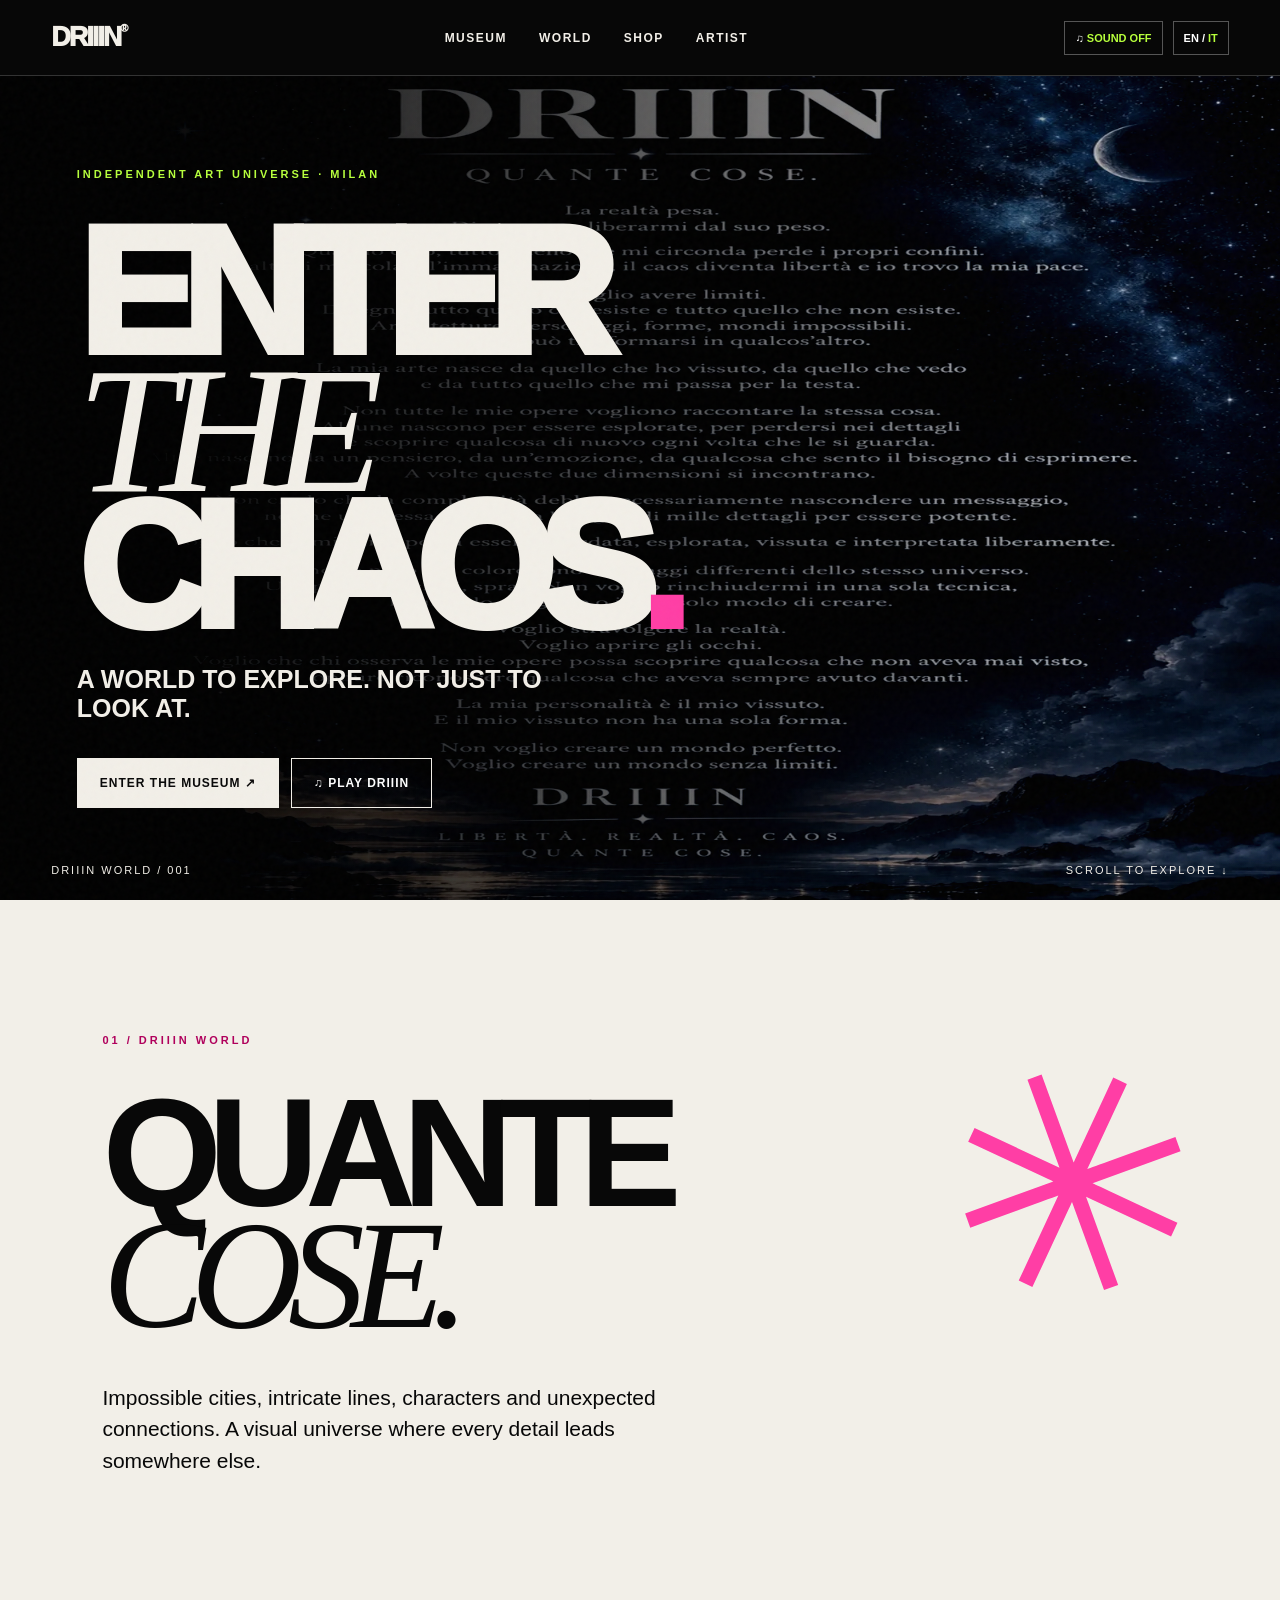
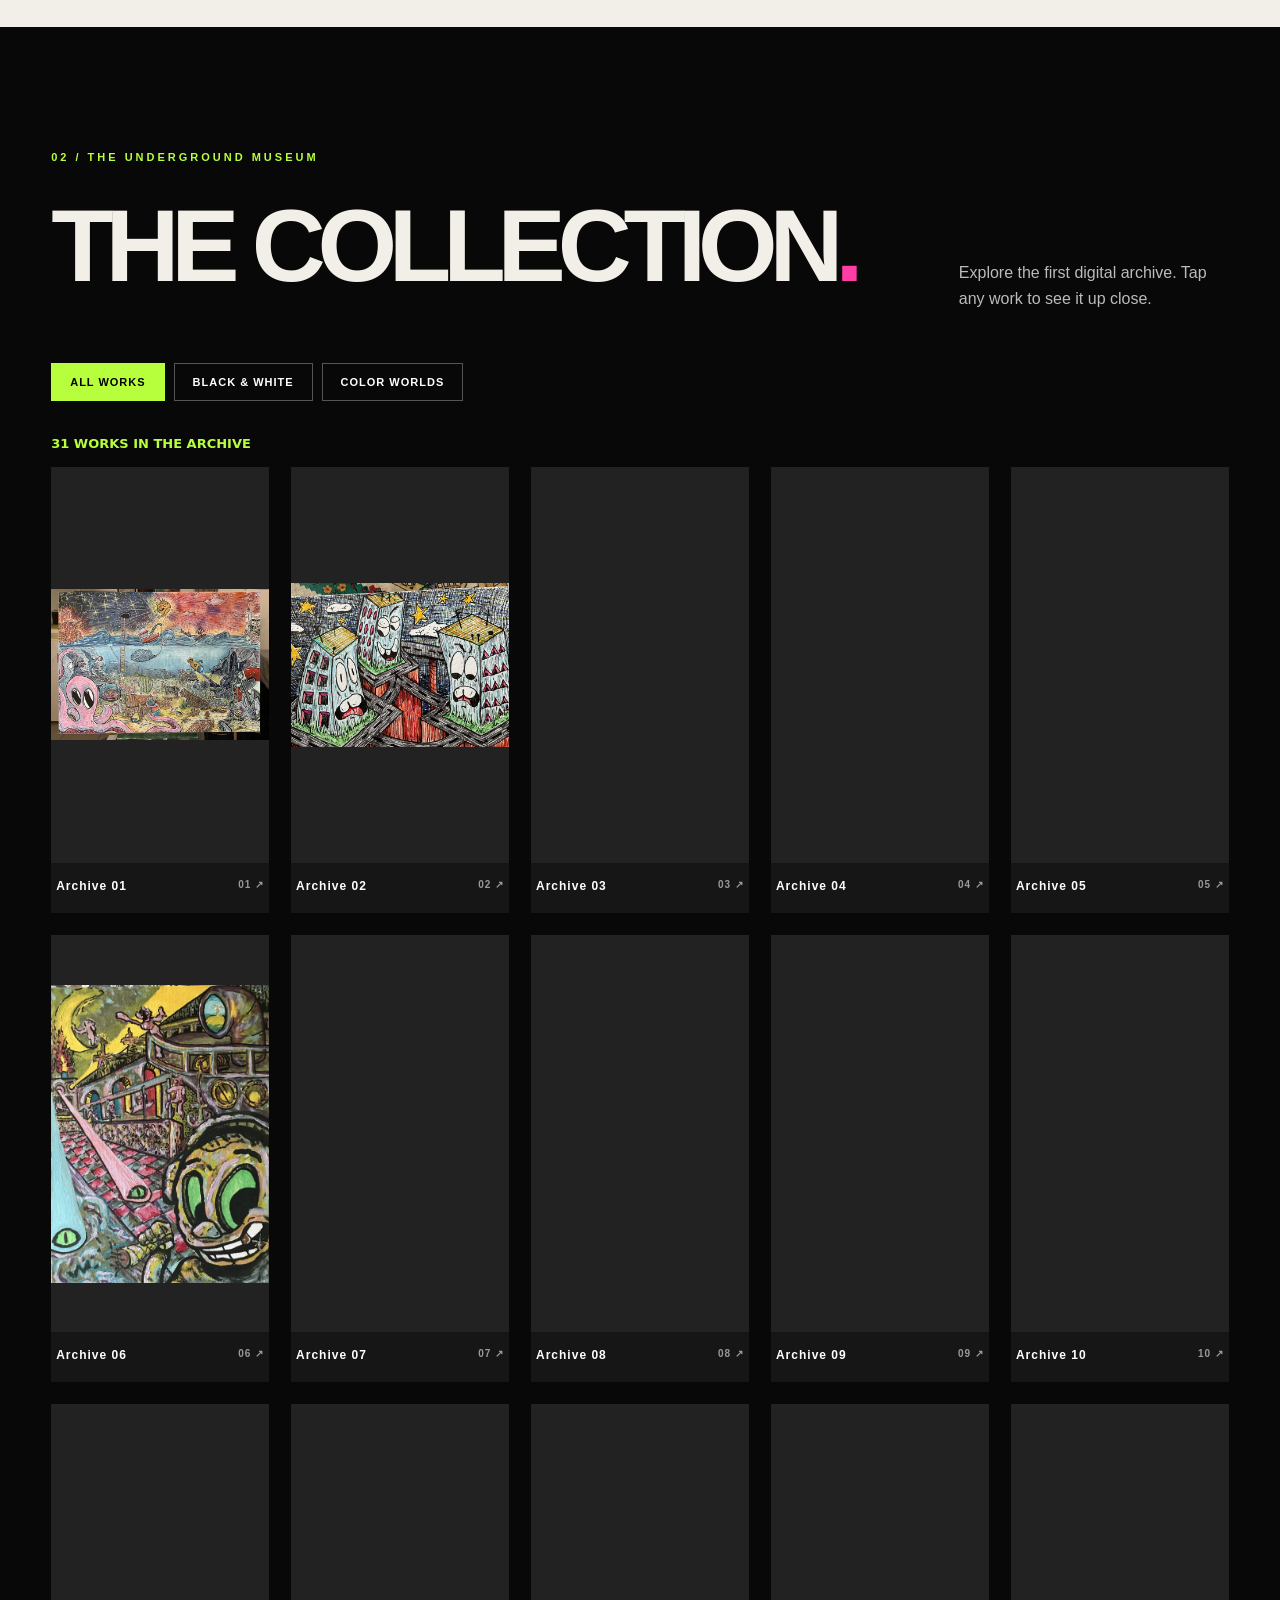
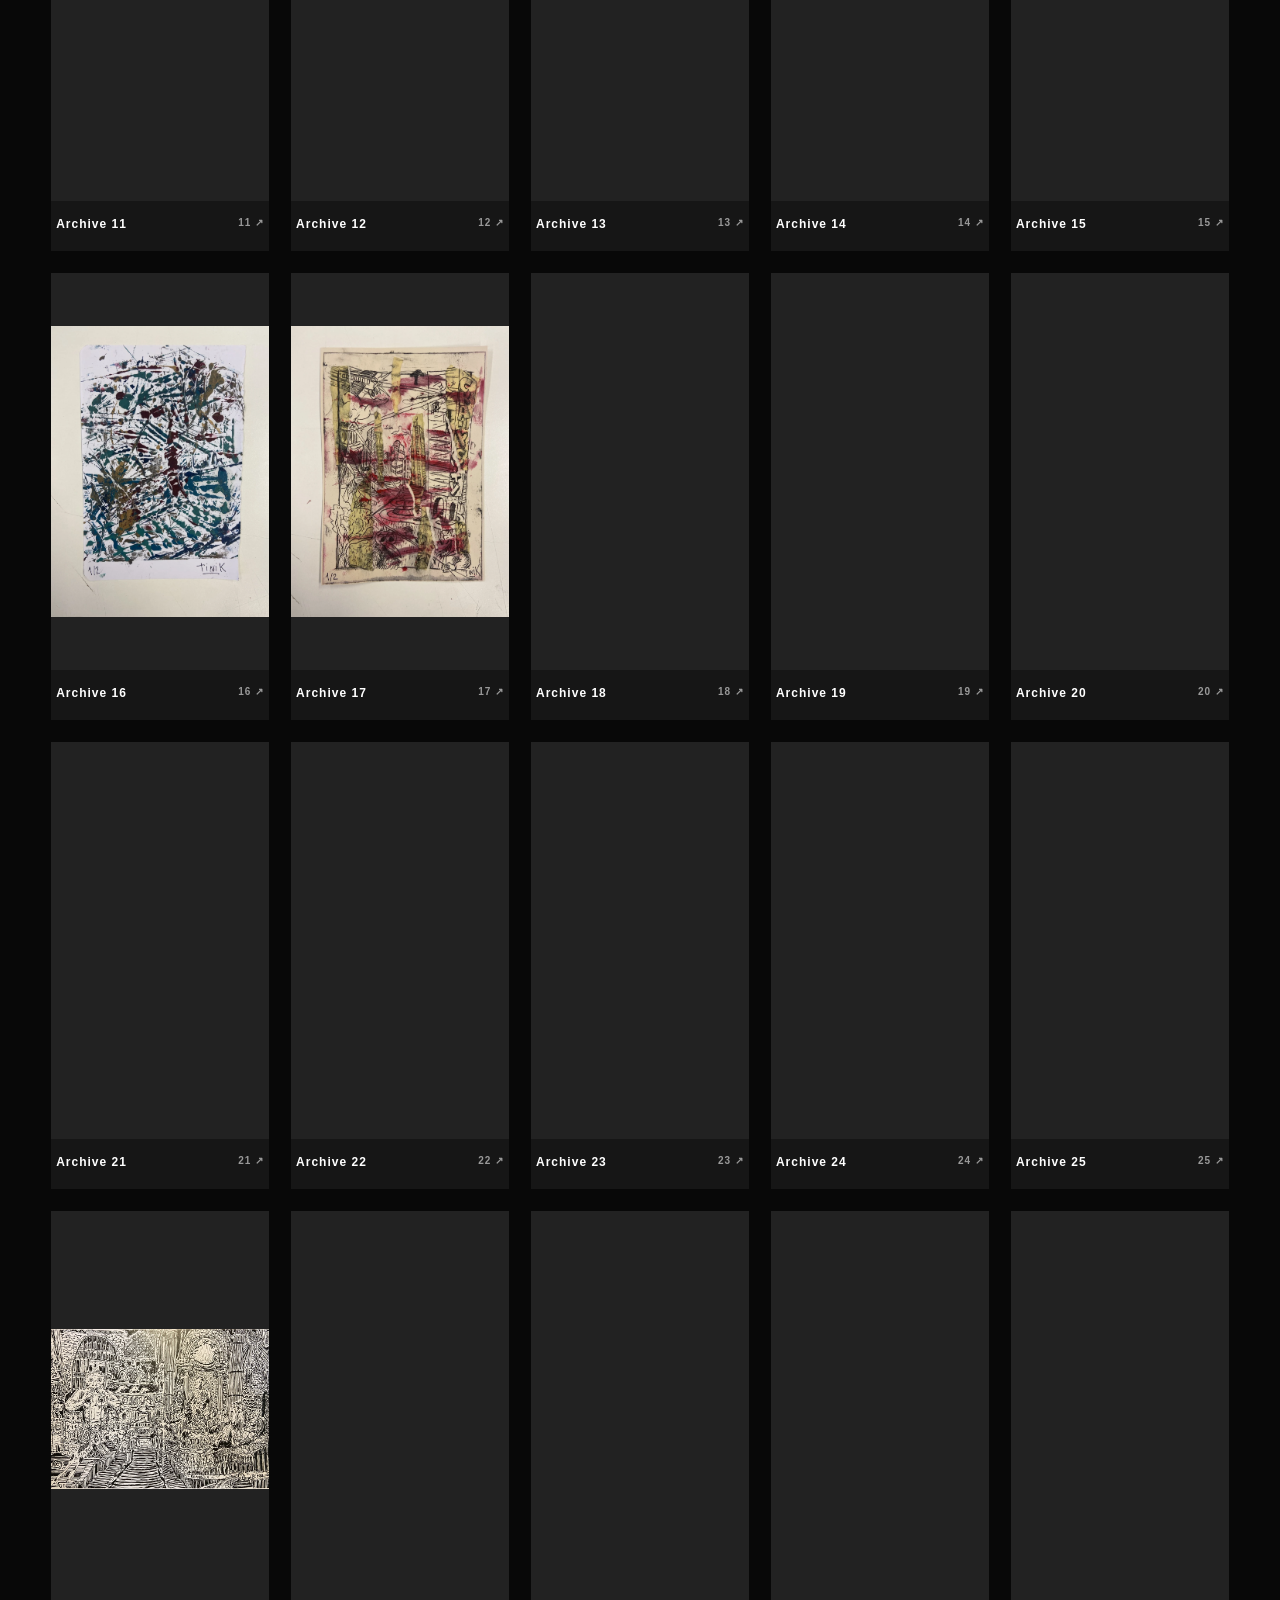
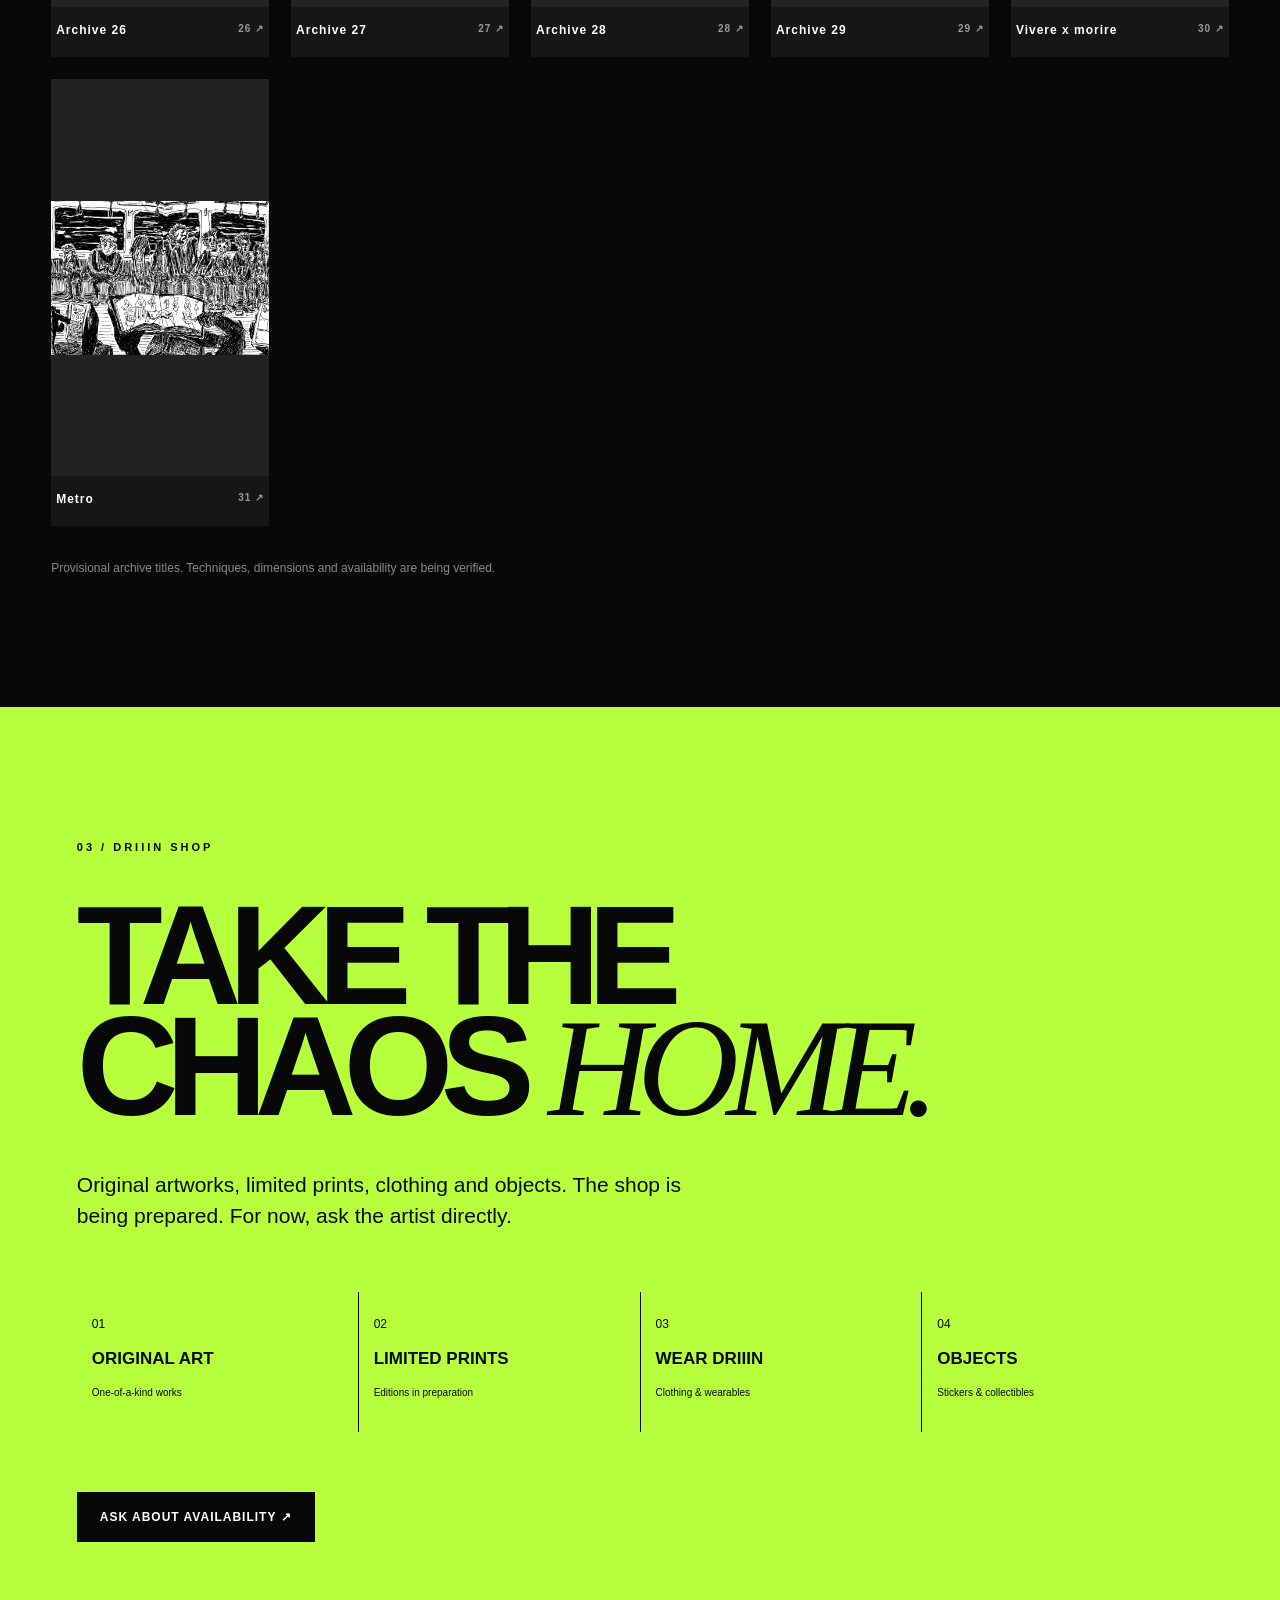
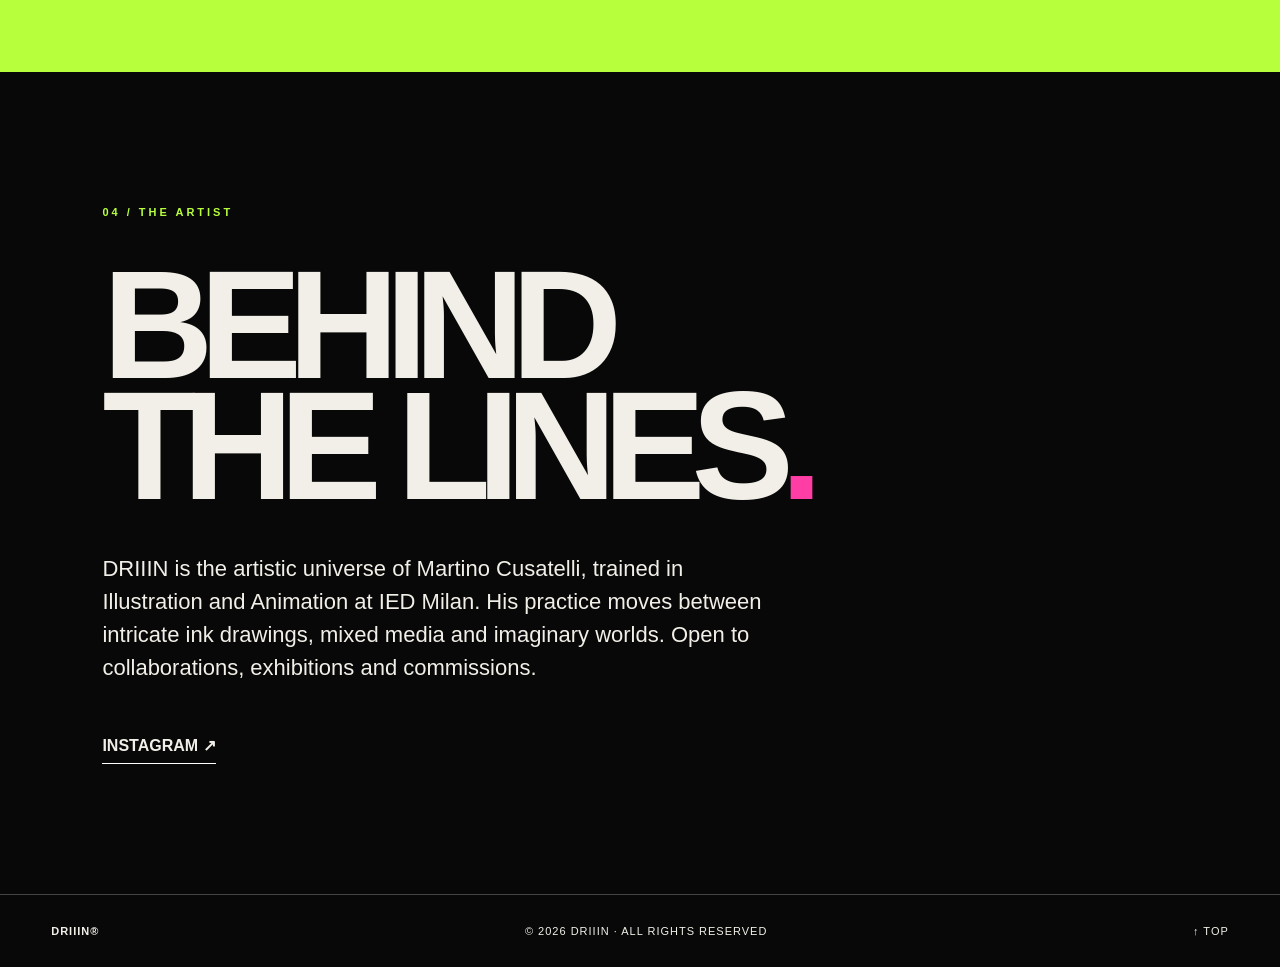
<file:     index.html.html>
<!doctype html><html lang="en"><head><meta charset="utf-8"><meta name="viewport" content="width=device-width,initial-scale=1"><meta name="theme-color" content="#080808"><meta name="description" content="DRIIIN — The Underground Museum. Explore the art of Martino Cusatelli."><title>DRIIIN® — The Underground Museum</title><style>*{box-sizing:border-box}html{scroll-behavior:smooth}body{margin:0;background:#080808;color:#f2efe8;font-family:Arial,Helvetica,sans-serif}button,a{font:inherit}a{color:inherit;text-decoration:none}button{cursor:pointer}.grain{position:fixed;inset:0;pointer-events:none;opacity:.12;z-index:10;background-image:url("data:image/svg+xml,%3Csvg viewBox='0 0 180 180' xmlns='http://www.w3.org/2000/svg'%3E%3Cfilter id='n'%3E%3CfeTurbulence type='fractalNoise' baseFrequency='.9' numOctaves='3' stitchTiles='stitch'/%3E%3C/filter%3E%3Crect width='100%25' height='100%25' filter='url(%23n)' opacity='.25'/%3E%3C/svg%3E")}header{height:76px;display:flex;align-items:center;justify-content:space-between;padding:0 4vw;position:sticky;top:0;background:#080808ed;z-index:20;border-bottom:1px solid #333}.logo{font-size:27px;font-weight:1000;letter-spacing:-2px}.logo span{font-size:11px;vertical-align:top;letter-spacing:0}nav{display:flex;gap:2.5vw;font-size:12px;font-weight:800;letter-spacing:1.5px}.tools{display:flex;gap:10px}.tools button{border:1px solid #555;background:transparent;color:#fff;padding:10px;font-size:11px;font-weight:800}.tools button span{color:#b7ff3c}.hero{min-height:calc(100svh - 76px);position:relative;display:flex;align-items:center;overflow:hidden}.hero-bg{position:absolute;inset:0;background:linear-gradient(90deg,#080808 5%,#080808aa 45%,#08080811 100%),url('HERO.webp') center/cover;filter:contrast(1.15);opacity:.9}.hero-inner{position:relative;padding:6vw;max-width:900px}.tag,.kicker{font-size:11px;letter-spacing:3px;font-weight:800;color:#b7ff3c}.hero h1{font-size:clamp(84px,14vw,220px);line-height:.76;letter-spacing:-.095em;margin:45px 0 30px;font-weight:1000}.hero h1 i{font-family:Georgia,serif;font-weight:400;letter-spacing:-.09em}.hero h1 span,.pink{color:#ff3ea5}.hero p{font-size:clamp(16px,2vw,25px);text-transform:uppercase;max-width:500px;font-weight:700}.hero-actions{display:flex;flex-wrap:wrap;gap:12px;margin-top:35px}.pill,.outline{display:inline-block;padding:17px 22px;border:1px solid #f2efe8;font-size:12px;font-weight:900;letter-spacing:1px}.pill{background:#f2efe8;color:#080808}.outline{background:transparent;color:#fff}.bottomline{position:absolute;bottom:24px;left:4vw;right:4vw;display:flex;justify-content:space-between;font-size:11px;letter-spacing:2px}.statement{padding:130px 8vw;position:relative;min-height:570px;background:#f2efe8;color:#080808;overflow:hidden}.statement .kicker{color:#b0005c}.statement h2,.shop h2,.artist h2{font-size:clamp(76px,12vw,175px);letter-spacing:-.09em;line-height:.79;margin:45px 0}.statement h2 em,.shop h2 em{font-family:Georgia,serif;font-weight:400}.statement p{max-width:570px;font-size:21px;line-height:1.5}.star{position:absolute;right:6vw;top:15%;font-size:clamp(120px,24vw,360px);color:#ff3ea5;transform:rotate(-20deg)}.museum{padding:120px 4vw}.sectionhead{display:flex;align-items:end;justify-content:space-between;gap:30px}.sectionhead h2{font-size:clamp(55px,8vw,120px);letter-spacing:-.08em;line-height:1;margin:30px 0}.sectionhead p{max-width:270px;color:#bbb;line-height:1.6}.filters{display:flex;flex-wrap:wrap;gap:9px;margin:35px 0}.filters button{background:transparent;color:#fff;border:1px solid #555;padding:12px 18px;font-size:11px;font-weight:800;letter-spacing:1px}.filters button.selected{background:#b7ff3c;color:#000;border-color:#b7ff3c}.grid{display:grid;grid-template-columns:repeat(3,minmax(0,1fr));gap:22px}.card{border:0;padding:0;background:#161616;text-align:left;color:#fff;overflow:hidden}.card .frame{height:clamp(240px,31vw,500px);overflow:hidden;background:#222;display:flex;align-items:center;justify-content:center}.card img{width:100%;height:100%;object-fit:cover;transition:transform .5s}.card:hover img{transform:scale(1.06)}.card .caption{padding:16px 5px 20px;display:flex;justify-content:space-between;font-size:12px;letter-spacing:1px;font-weight:800}.card .caption small{color:#999}.footnote{color:#888;font-size:12px;margin-top:35px}.shop{padding:130px 6vw;background:#b7ff3c;color:#080808}.shop .kicker{color:#080808}.shop h2{font-size:clamp(70px,11vw,160px)}.shop>p{max-width:650px;font-size:21px;line-height:1.5}.shopgrid{display:grid;grid-template-columns:repeat(4,1fr);gap:1px;background:#000;margin:60px 0}.shopgrid div{background:#b7ff3c;padding:25px 15px;min-height:140px;font-size:12px}.shopgrid strong,.shopgrid small{display:block;margin-top:18px}.shopgrid strong{font-size:17px}.shop .pill{background:#080808;color:#fff;border-color:#080808}.artist{padding:130px 8vw;min-height:650px}.artist p{max-width:680px;font-size:22px;line-height:1.5}.textlink{display:inline-block;margin-top:30px;border-bottom:1px solid #fff;padding-bottom:8px;font-weight:900}footer{border-top:1px solid #444;padding:30px 4vw;display:flex;justify-content:space-between;gap:20px;font-size:11px;letter-spacing:1px}dialog{background:#111;color:#fff;border:1px solid #555;width:min(1250px,96vw);max-height:94vh;padding:35px}dialog::backdrop{background:#000e}.close{position:absolute;right:12px;top:8px;color:#fff;background:transparent;border:0;font-size:35px;z-index:2}.detailgrid{display:grid;grid-template-columns:1.3fr 1fr;gap:35px}.artview{max-height:77vh;overflow:auto;background:#222;text-align:center}.artview img{width:100%;height:auto;display:block;cursor:zoom-in}.artview img.zoomed{width:180%;max-width:none;cursor:zoom-out}.zoomhint{font-size:11px;color:#aaa;padding:8px}.detailtext{padding:25px 12px}.detailtext h3{font-size:clamp(36px,5vw,70px);line-height:.9;letter-spacing:-.06em}.detailtext p{line-height:1.7;color:#ccc}.stepper{display:flex;gap:15px;margin-top:50px}.stepper button{background:#222;color:#fff;border:1px solid #777;padding:12px 24px;font-size:20px}@media(max-width:800px){header{height:auto;min-height:72px;flex-wrap:wrap;padding:12px 4vw;gap:14px}nav{order:3;width:100%;justify-content:space-between;gap:8px}nav a{font-size:10px}.hero{min-height:75svh}.hero-bg{background:linear-gradient(90deg,#080808d9,#08080855),url('HERO.webp') center/cover}.hero h1{font-size:clamp(75px,17vw,130px)}.statement{padding:85px 6vw}.star{opacity:.18}.sectionhead{display:block}.grid{grid-template-columns:repeat(2,1fr);gap:10px}.card .frame{height:42vw}.shopgrid{grid-template-columns:repeat(2,1fr)}.detailgrid{grid-template-columns:1fr}.artview{max-height:45vh}.artist,.shop,.museum{padding:75px 5vw}dialog{padding:20px}.bottomline{font-size:9px}}@media(max-width:450px){.grid{grid-template-columns:1fr}.card .frame{height:90vw}.logo{font-size:23px}.tools button{font-size:10px;padding:8px}.hero h1{font-size:19vw}.shopgrid strong{font-size:13px}footer{flex-wrap:wrap}}@media(prefers-reduced-motion:reduce){html{scroll-behavior:auto}.card img{transition:none}}
.grid{display:grid!important;grid-template-columns:repeat(auto-fit,minmax(210px,1fr))!important;gap:22px!important;height:auto!important;overflow:visible!important}.grid .card{display:block!important;visibility:visible!important;opacity:1!important;position:relative!important;transform:none!important}.grid .frame{min-height:180px}.grid .frame img{display:block!important;width:100%!important;height:auto!important;max-height:460px;object-fit:contain!important;opacity:1!important;visibility:visible!important}
</style></head><body><div class="grain" aria-hidden="true"></div><header><a href="#home" class="logo">DRIIIN<span>®</span></a><nav aria-label="Main navigation"><a href="#museum" data-i="museum">MUSEUM</a><a href="#world" data-i="world">WORLD</a><a href="#shop" data-i="shop">SHOP</a><a href="#artist" data-i="artist">ARTIST</a></nav><div class="tools"><button id="sound" aria-label="Play DRIIIN sound">♫ <span>SOUND OFF</span></button><button id="lang" aria-label="Change language">EN / <span>IT</span></button></div></header><main><section id="home" class="hero"><div class="hero-bg"></div><div class="hero-inner"><div class="tag">INDEPENDENT ART UNIVERSE · MILAN</div><h1>ENTER<br><i>THE</i><br>CHAOS<span>.</span></h1><p data-i="intro">A world to explore. Not just to look at.</p><div class="hero-actions"><a class="pill" href="#museum" data-i="enter">ENTER THE MUSEUM ↗</a><button class="outline" id="playIntro">♫ PLAY DRIIIN</button></div></div><div class="bottomline">DRIIIN WORLD / 001 <span>SCROLL TO EXPLORE ↓</span></div></section><section id="world" class="statement"><span class="kicker">01 / DRIIIN WORLD</span><h2>QUANTE<br><em>COSE.</em></h2><p data-i="statement">Impossible cities, intricate lines, characters and unexpected connections. A visual universe where every detail leads somewhere else.</p><div class="star">✳</div></section><section id="museum" class="museum"><div class="sectionhead"><div><span class="kicker">02 / THE UNDERGROUND MUSEUM</span><h2 data-i="collection">THE COLLECTION<span class="pink">.</span></h2></div><p data-i="catalogNote">Explore the first digital archive. Tap any work to see it up close.</p></div><div class="filters" role="group" aria-label="Artwork filters"><button class="selected" data-filter="all" data-i="all">ALL WORKS</button><button data-filter="ink" data-i="ink">BLACK & WHITE</button><button data-filter="color" data-i="color">COLOR WORLDS</button></div><p id="galleryCount" style="font:700 13px system-ui;color:#b7ff3c;margin:16px 0">31 WORKS IN THE ARCHIVE</p><div id="gallery" class="grid"></div><p class="footnote" data-i="archiveNote">Provisional archive titles. Techniques, dimensions and availability are being verified.</p></section><section id="shop" class="shop"><span class="kicker">03 / DRIIIN SHOP</span><h2>TAKE THE<br>CHAOS <em>HOME.</em></h2><p data-i="shopIntro">Original artworks, limited prints, clothing and objects. The shop is being prepared. For now, ask the artist directly.</p><div class="shopgrid"><div>01 <strong>ORIGINAL ART</strong><small data-i="originals">One-of-a-kind works</small></div><div>02 <strong>LIMITED PRINTS</strong><small data-i="prints">Editions in preparation</small></div><div>03 <strong>WEAR DRIIIN</strong><small data-i="wear">Clothing & wearables</small></div><div>04 <strong>OBJECTS</strong><small data-i="objects">Stickers & collectibles</small></div></div><a class="pill" href="https://www.instagram.com/driiin_/" target="_blank" rel="noopener" data-i="inquire">ASK ABOUT AVAILABILITY ↗</a></section><section id="artist" class="artist"><span class="kicker">04 / THE ARTIST</span><h2>BEHIND<br>THE LINES<span class="pink">.</span></h2><p data-i="bio">DRIIIN is the artistic universe of Martino Cusatelli, trained in Illustration and Animation at IED Milan. His practice moves between intricate ink drawings, mixed media and imaginary worlds. Open to collaborations, exhibitions and commissions.</p><a class="textlink" href="https://www.instagram.com/driiin_/" target="_blank" rel="noopener">INSTAGRAM ↗</a></section></main><footer><b>DRIIIN®</b><span>© <span id="year"></span> DRIIIN · ALL RIGHTS RESERVED</span><a href="#home">↑ TOP</a></footer><dialog id="detail"><button class="close" id="close" aria-label="Close artwork">×</button><div class="detailgrid"><div class="artview"><img id="detailImg" alt=""><div class="zoomhint" data-i="zoom">Tap image to zoom</div></div><div class="detailtext"><span class="kicker">DRIIIN / ARCHIVE <span id="num"></span></span><h3 id="title"></h3><p id="metadata"></p><p data-i="details">Further artwork details and prices are available on request.</p><a id="ask" class="pill" href="https://www.instagram.com/driiin_/" target="_blank" rel="noopener" data-i="request">REQUEST INFORMATION ↗</a><div class="stepper"><button id="prev" aria-label="Previous artwork">←</button><button id="next" aria-label="Next artwork">→</button></div></div></div></dialog><audio id="jingle" preload="none" src="driiin-sound.mp3"></audio><script>window.DRIIIN_ARTWORKS=[{"id": 1, "title": "Archive 01", "category": "color", "image": "art-01.webp", "original": "01461E80-A09A-49DC-A1F3-7ECC0C2B293F.jpeg", "technique": "", "year": "", "dimensions": "", "availability": "inquiry"}, {"id": 2, "title": "Archive 02", "category": "color", "image": "art-02.webp", "original": "15589A97-16FD-4D30-8E4F-261B4C621248.jpeg", "technique": "", "year": "", "dimensions": "", "availability": "inquiry"}, {"id": 3, "title": "Archive 03", "category": "color", "image": "art-03.webp", "original": "1849F50F-CFE6-4472-80D6-EA33E2349BBF.jpeg", "technique": "", "year": "", "dimensions": "", "availability": "inquiry"}, {"id": 4, "title": "Archive 04", "category": "color", "image": "art-04.webp", "original": "2A45CCDE-F2C4-4B19-A37C-AB3B18741DA5.jpeg", "technique": "", "year": "", "dimensions": "", "availability": "inquiry"}, {"id": 5, "title": "Archive 05", "category": "color", "image": "art-05.webp", "original": "3A668141-2BB8-4201-A182-6F9876087A46.jpeg", "technique": "", "year": "", "dimensions": "", "availability": "inquiry"}, {"id": 6, "title": "Archive 06", "category": "color", "image": "art-06.webp", "original": "3CA2579D-2363-48A7-B0E9-282DEDA83A84.jpeg", "technique": "", "year": "", "dimensions": "", "availability": "inquiry"}, {"id": 7, "title": "Archive 07", "category": "color", "image": "art-07.webp", "original": "4818CE60-5215-437A-B83F-4B86F040120C.jpeg", "technique": "", "year": "", "dimensions": "", "availability": "inquiry"}, {"id": 8, "title": "Archive 08", "category": "color", "image": "art-08.webp", "original": "49403DDF-6825-4950-B91B-EF2A3B9A677B.jpeg", "technique": "", "year": "", "dimensions": "", "availability": "inquiry"}, {"id": 9, "title": "Archive 09", "category": "ink", "image": "art-09.webp", "original": "4E324B72-64B9-40B7-A163-12F6ABF93A61.jpeg", "technique": "", "year": "", "dimensions": "", "availability": "inquiry"}, {"id": 10, "title": "Archive 10", "category": "color", "image": "art-10.webp", "original": "70CB17AB-9711-4CD8-B174-6B7F68FC3112.jpeg", "technique": "", "year": "", "dimensions": "", "availability": "inquiry"}, {"id": 11, "title": "Archive 11", "category": "color", "image": "art-11.webp", "original": "8B419786-0556-4CB0-A42B-AC85D5859063.jpeg", "technique": "", "year": "", "dimensions": "", "availability": "inquiry"}, {"id": 12, "title": "Archive 12", "category": "color", "image": "art-12.webp", "original": "9385DF15-B351-49D2-BA11-8AEBDB7E1658.jpeg", "technique": "", "year": "", "dimensions": "", "availability": "inquiry"}, {"id": 13, "title": "Archive 13", "category": "color", "image": "art-13.webp", "original": "9C0DFF2F-A540-42C7-A44C-5359DA389350.jpeg", "technique": "", "year": "", "dimensions": "", "availability": "inquiry"}, {"id": 14, "title": "Archive 14", "category": "color", "image": "art-14.webp", "original": "A1736DF0-56C3-40DA-8703-ED30B12191B4.jpeg", "technique": "", "year": "", "dimensions": "", "availability": "inquiry"}, {"id": 15, "title": "Archive 15", "category": "color", "image": "art-15.webp", "original": "B5F85359-D953-4E7F-84E5-17F805557622.jpeg", "technique": "", "year": "", "dimensions": "", "availability": "inquiry"}, {"id": 16, "title": "Archive 16", "category": "color", "image": "art-16.webp", "original": "BBC00F82-BF19-4C9A-B682-4AA2840668CF.jpeg", "technique": "", "year": "", "dimensions": "", "availability": "inquiry"}, {"id": 17, "title": "Archive 17", "category": "color", "image": "art-17.webp", "original": "CE661053-0B1A-40C5-B1D9-587DF91B3434.jpeg", "technique": "", "year": "", "dimensions": "", "availability": "inquiry"}, {"id": 18, "title": "Archive 18", "category": "ink", "image": "art-18.webp", "original": "D999A680-21AA-400E-8FDF-46FB6A39886C.png", "technique": "", "year": "", "dimensions": "", "availability": "inquiry"}, {"id": 19, "title": "Archive 19", "category": "color", "image": "art-19.webp", "original": "F0D96041-AD16-499F-924A-FD3024F1B871.jpeg", "technique": "", "year": "", "dimensions": "", "availability": "inquiry"}, {"id": 20, "title": "Archive 20", "category": "color", "image": "art-20.webp", "original": "F44DBEF2-5C2C-4DF4-91FA-69A1BA440836.jpeg", "technique": "", "year": "", "dimensions": "", "availability": "inquiry"}, {"id": 21, "title": "Archive 21", "category": "color", "image": "art-21.webp", "original": "F4F22984-D484-482C-A1AB-ACCEB38C86B2.jpeg", "technique": "", "year": "", "dimensions": "", "availability": "inquiry"}, {"id": 22, "title": "Archive 22", "category": "ink", "image": "art-22.webp", "original": "IMG_0127.jpeg", "technique": "", "year": "", "dimensions": "", "availability": "inquiry"}, {"id": 23, "title": "Archive 23", "category": "color", "image": "art-23.webp", "original": "IMG_0713.jpeg", "technique": "", "year": "", "dimensions": "", "availability": "inquiry"}, {"id": 24, "title": "Archive 24", "category": "color", "image": "art-24.webp", "original": "IMG_0839.jpeg", "technique": "", "year": "", "dimensions": "", "availability": "inquiry"}, {"id": 25, "title": "Archive 25", "category": "color", "image": "art-25.webp", "original": "IMG_0841.jpeg", "technique": "", "year": "", "dimensions": "", "availability": "inquiry"}, {"id": 26, "title": "Archive 26", "category": "color", "image": "art-26.webp", "original": "IMG_0842.jpeg", "technique": "", "year": "", "dimensions": "", "availability": "inquiry"}, {"id": 27, "title": "Archive 27", "category": "color", "image": "art-27.webp", "original": "IMG_0844.jpeg", "technique": "", "year": "", "dimensions": "", "availability": "inquiry"}, {"id": 28, "title": "Archive 28", "category": "color", "image": "art-28.webp", "original": "IMG_0845.jpeg", "technique": "", "year": "", "dimensions": "", "availability": "inquiry"}, {"id": 29, "title": "Archive 29", "category": "ink", "image": "art-29.webp", "original": "IMG_1060.png", "technique": "", "year": "", "dimensions": "", "availability": "inquiry"}, {"id": 30, "title": "Vivere x morire", "category": "color", "image": "art-30.webp", "original": "Vivere x morire.jpeg", "technique": "", "year": "", "dimensions": "", "availability": "inquiry"}, {"id": 31, "title": "Metro", "category": "color", "image": "art-31.webp", "original": "metro.jpeg", "technique": "", "year": "", "dimensions": "", "availability": "inquiry"}];</script><script>
const T={en:{museum:'MUSEUM',world:'WORLD',shop:'SHOP',artist:'ARTIST',intro:'A world to explore. Not just to look at.',enter:'ENTER THE MUSEUM ↗',statement:'Impossible cities, intricate lines, characters and unexpected connections. A visual universe where every detail leads somewhere else.',collection:'THE COLLECTION<span class="pink">.</span>',catalogNote:'Explore the first digital archive. Tap any work to see it up close.',all:'ALL WORKS',ink:'BLACK & WHITE',color:'COLOR WORLDS',archiveNote:'Provisional archive titles. Techniques, dimensions and availability are being verified.',shopIntro:'Original artworks, limited prints, clothing and objects. The shop is being prepared. For now, ask the artist directly.',originals:'One-of-a-kind works',prints:'Editions in preparation',wear:'Clothing & wearables',objects:'Stickers & collectibles',inquire:'ASK ABOUT AVAILABILITY ↗',bio:'DRIIIN is the artistic universe of Martino Cusatelli, trained in Illustration and Animation at IED Milan. His practice moves between intricate ink drawings, mixed media and imaginary worlds. Open to collaborations, exhibitions and commissions.',zoom:'Tap image to zoom',details:'Further artwork details and prices are available on request.',request:'REQUEST INFORMATION ↗',pending:'Details being verified',sound:'SOUND OFF'},it:{museum:'MUSEO',world:'UNIVERSO',shop:'NEGOZIO',artist:'ARTISTA',intro:'Un mondo da esplorare. Non solo da guardare.',enter:'ENTRA NEL MUSEO ↗',statement:'Città impossibili, linee intricate, personaggi e connessioni inattese. Un universo visivo dove ogni dettaglio conduce altrove.',collection:'LA COLLEZIONE<span class="pink">.</span>',catalogNote:'Esplora il primo archivio digitale. Tocca un’opera per osservarla da vicino.',all:'TUTTE LE OPERE',ink:'BIANCO E NERO',color:'MONDI A COLORI',archiveNote:'Titoli provvisori dell’archivio. Tecniche, dimensioni e disponibilità sono da verificare.',shopIntro:'Opere originali, stampe limitate, abbigliamento e oggetti. Lo shop è in preparazione. Per ora contatta direttamente l’artista.',originals:'Opere uniche',prints:'Edizioni in preparazione',wear:'Abbigliamento e accessori',objects:'Sticker e oggetti',inquire:'CHIEDI DISPONIBILITÀ ↗',bio:'DRIIIN è l’universo artistico di Martino Cusatelli, formato in Illustrazione e Animazione allo IED di Milano. La sua ricerca attraversa disegni a penna intricati, tecniche miste e mondi immaginari. Disponibile per collaborazioni, mostre e commissioni.',zoom:'Tocca l’immagine per ingrandire',details:'Ulteriori dettagli e prezzi delle opere sono disponibili su richiesta.',request:'RICHIEDI INFORMAZIONI ↗',pending:'Dettagli da verificare',sound:'AUDIO SPENTO'}};let lang=localStorage.getItem('driiin-lang')==='it'?'it':'en',arts=[],filtered=[],current=0,filter='all';const $=s=>document.querySelector(s);function translate(){document.documentElement.lang=lang;document.querySelectorAll('[data-i]').forEach(e=>e.innerHTML=T[lang][e.dataset.i]);$('#lang').innerHTML=lang==='en'?'EN / <span>IT</span>':'<span>EN</span> / IT';$('#sound span').textContent=$('#jingle').paused?(lang==='en'?'SOUND OFF':'AUDIO SPENTO'):(lang==='en'?'SOUND ON':'AUDIO ATTIVO');render()}function render(){filtered=arts.filter(a=>filter==='all'||a.category===filter);$('#gallery').innerHTML='';$('#galleryCount').textContent=filtered.length+' WORKS IN THE ARCHIVE';filtered.forEach((a,i)=>{const b=document.createElement('button');b.className='card';b.innerHTML=`<div class="frame"><img loading="eager" decoding="async" src="${a.image}" onerror="this.style.opacity='0.2';this.alt='Image unavailable: ${a.image}'" alt="DRIIIN artwork ${a.id}"></div><div class="caption"><span>${a.title.startsWith('Archive')&&lang==='it'?'Archivio '+String(a.id).padStart(2,'0'):a.title}</span><small>${String(a.id).padStart(2,'0')} ↗</small></div>`;b.onclick=()=>show(i);$('#gallery').appendChild(b)})}function show(i){current=(i+filtered.length)%filtered.length;const a=filtered[current];$('#detailImg').src=a.image;$('#detailImg').alt=a.title;$('#detailImg').classList.remove('zoomed');$('#num').textContent=String(a.id).padStart(2,'0');$('#title').textContent=a.title.startsWith('Archive')&&lang==='it'?'Archivio '+String(a.id).padStart(2,'0'):a.title;$('#metadata').textContent=T[lang].pending;translateDetail();$('#detail').showModal()}function translateDetail(){if(!filtered.length)return;const a=filtered[current];$('#metadata').textContent=T[lang].pending;$('#title').textContent=a.title.startsWith('Archive')&&lang==='it'?'Archivio '+String(a.id).padStart(2,'0'):a.title}$('#lang').onclick=()=>{lang=lang==='en'?'it':'en';localStorage.setItem('driiin-lang',lang);translate();if($('#detail').open)translateDetail()};document.querySelectorAll('[data-filter]').forEach(b=>b.onclick=()=>{filter=b.dataset.filter;document.querySelectorAll('[data-filter]').forEach(x=>x.classList.toggle('selected',x===b));render()});$('#close').onclick=()=>$('#detail').close();$('#detail').onclick=e=>{if(e.target===$('#detail'))$('#detail').close()};$('#prev').onclick=()=>show(current-1);$('#next').onclick=()=>show(current+1);$('#detailImg').onclick=e=>e.target.classList.toggle('zoomed');const audio=$('#jingle');function play(){audio.currentTime=0;audio.play().then(()=>{$('#sound span').textContent=lang==='en'?'SOUND ON':'AUDIO ATTIVO'}).catch(()=>{})}$('#sound').onclick=()=>{if(audio.paused)play();else{audio.pause();audio.currentTime=0;translate()}};$('#playIntro').onclick=play;audio.onended=()=>translate();$('#year').textContent=new Date().getFullYear();arts=window.DRIIIN_ARTWORKS||[];translate();
</script></body></html>
</file>
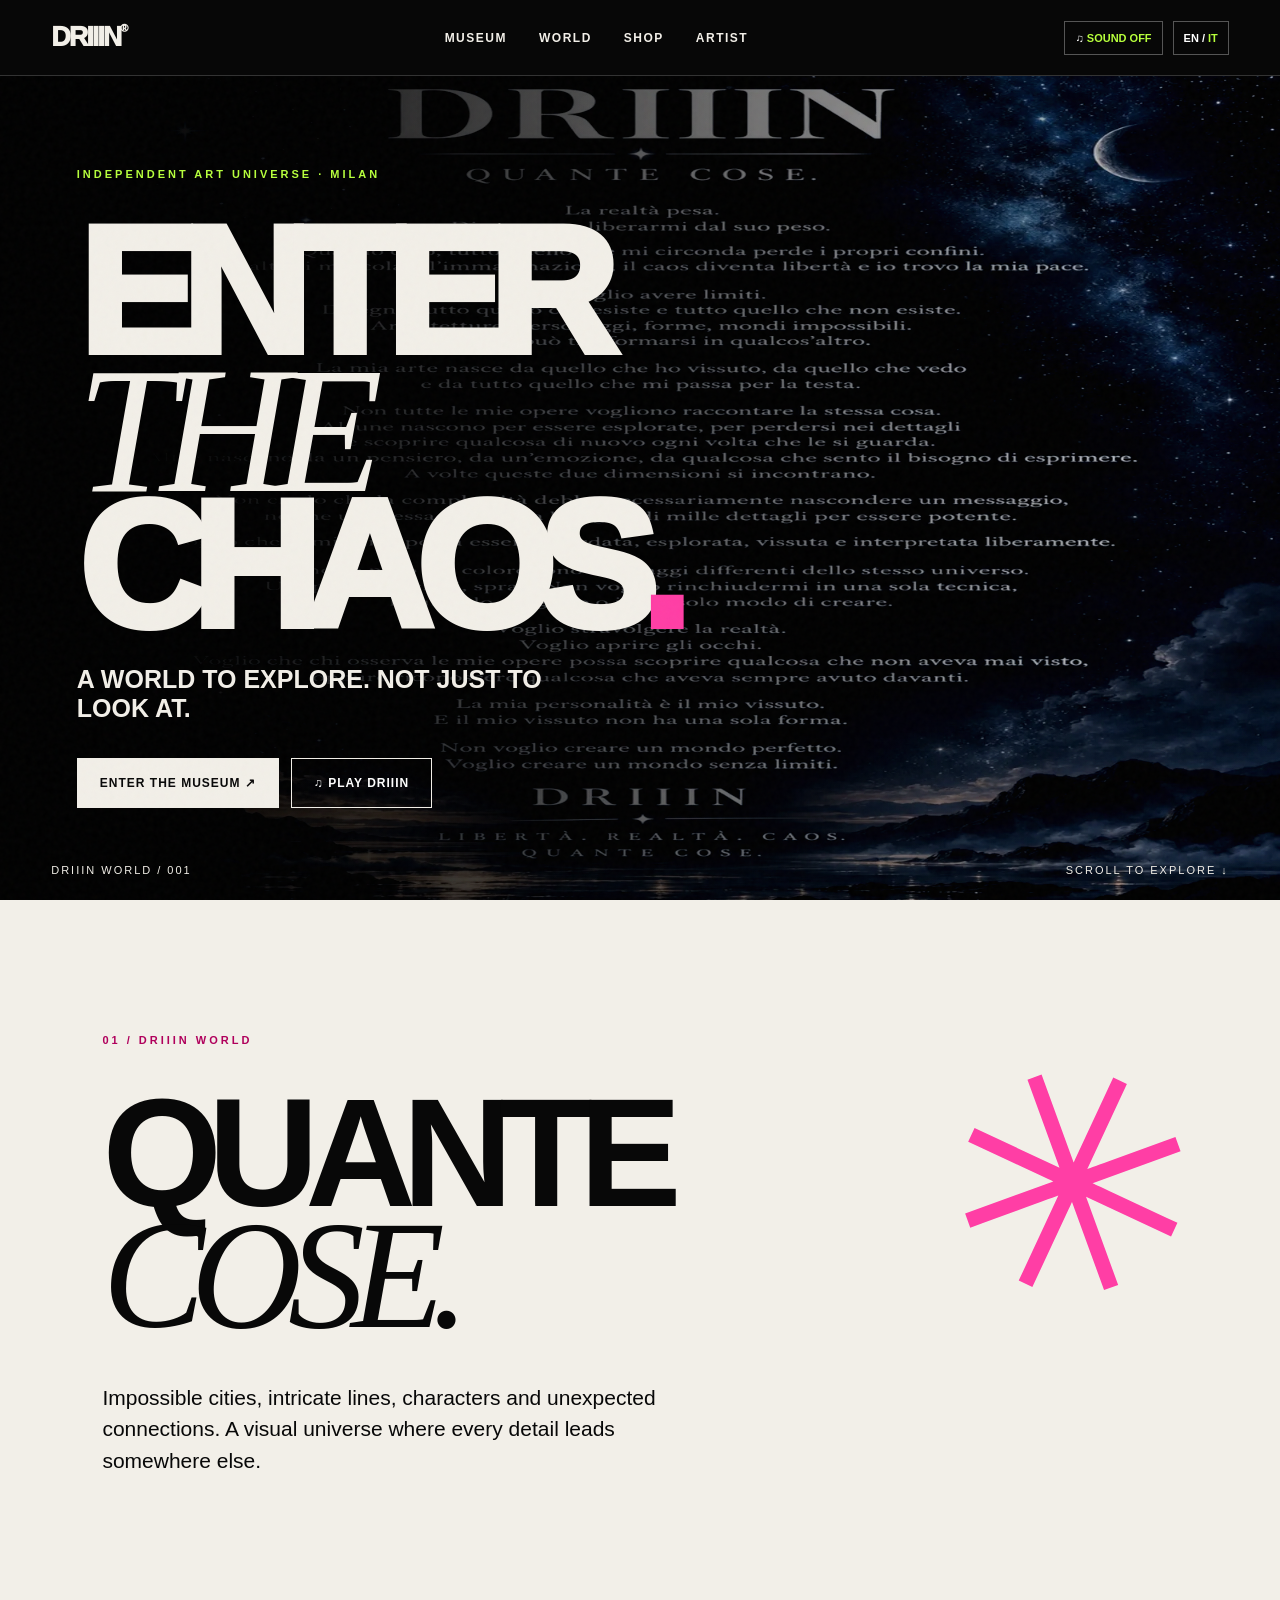
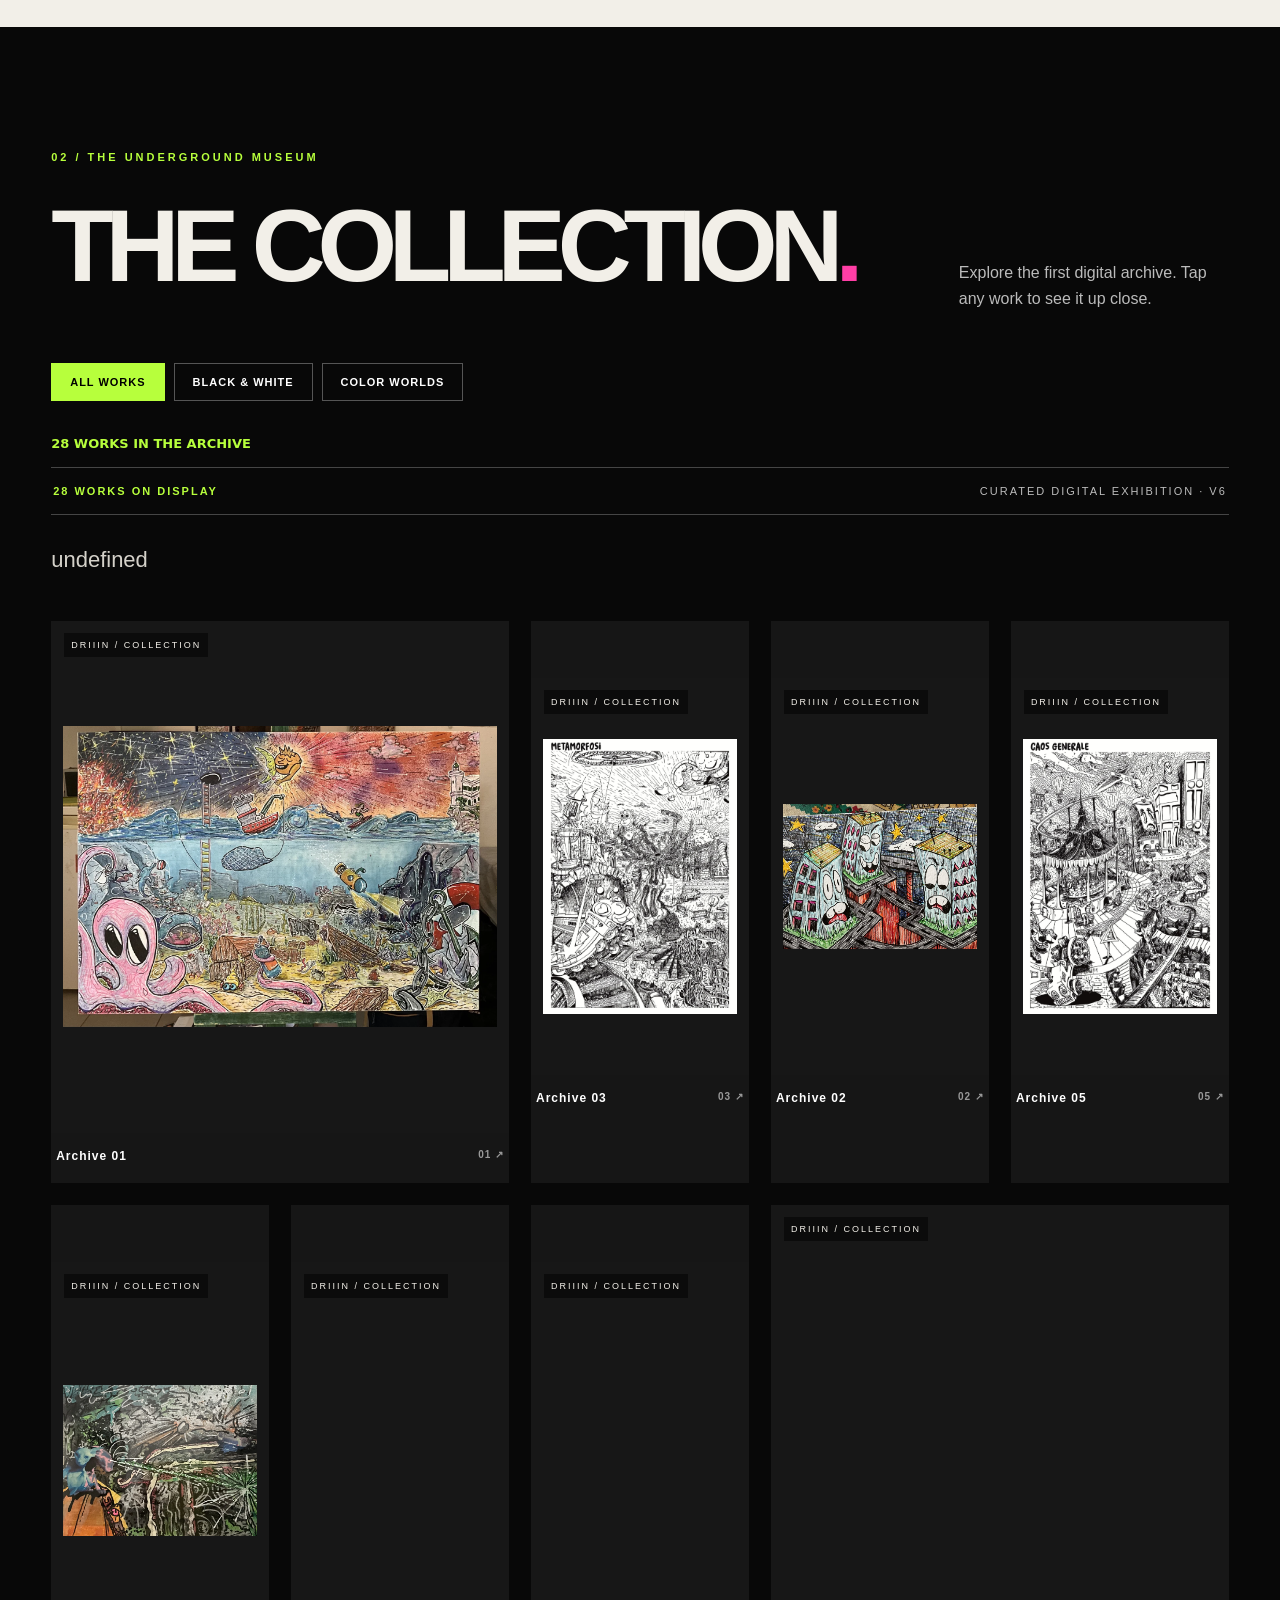
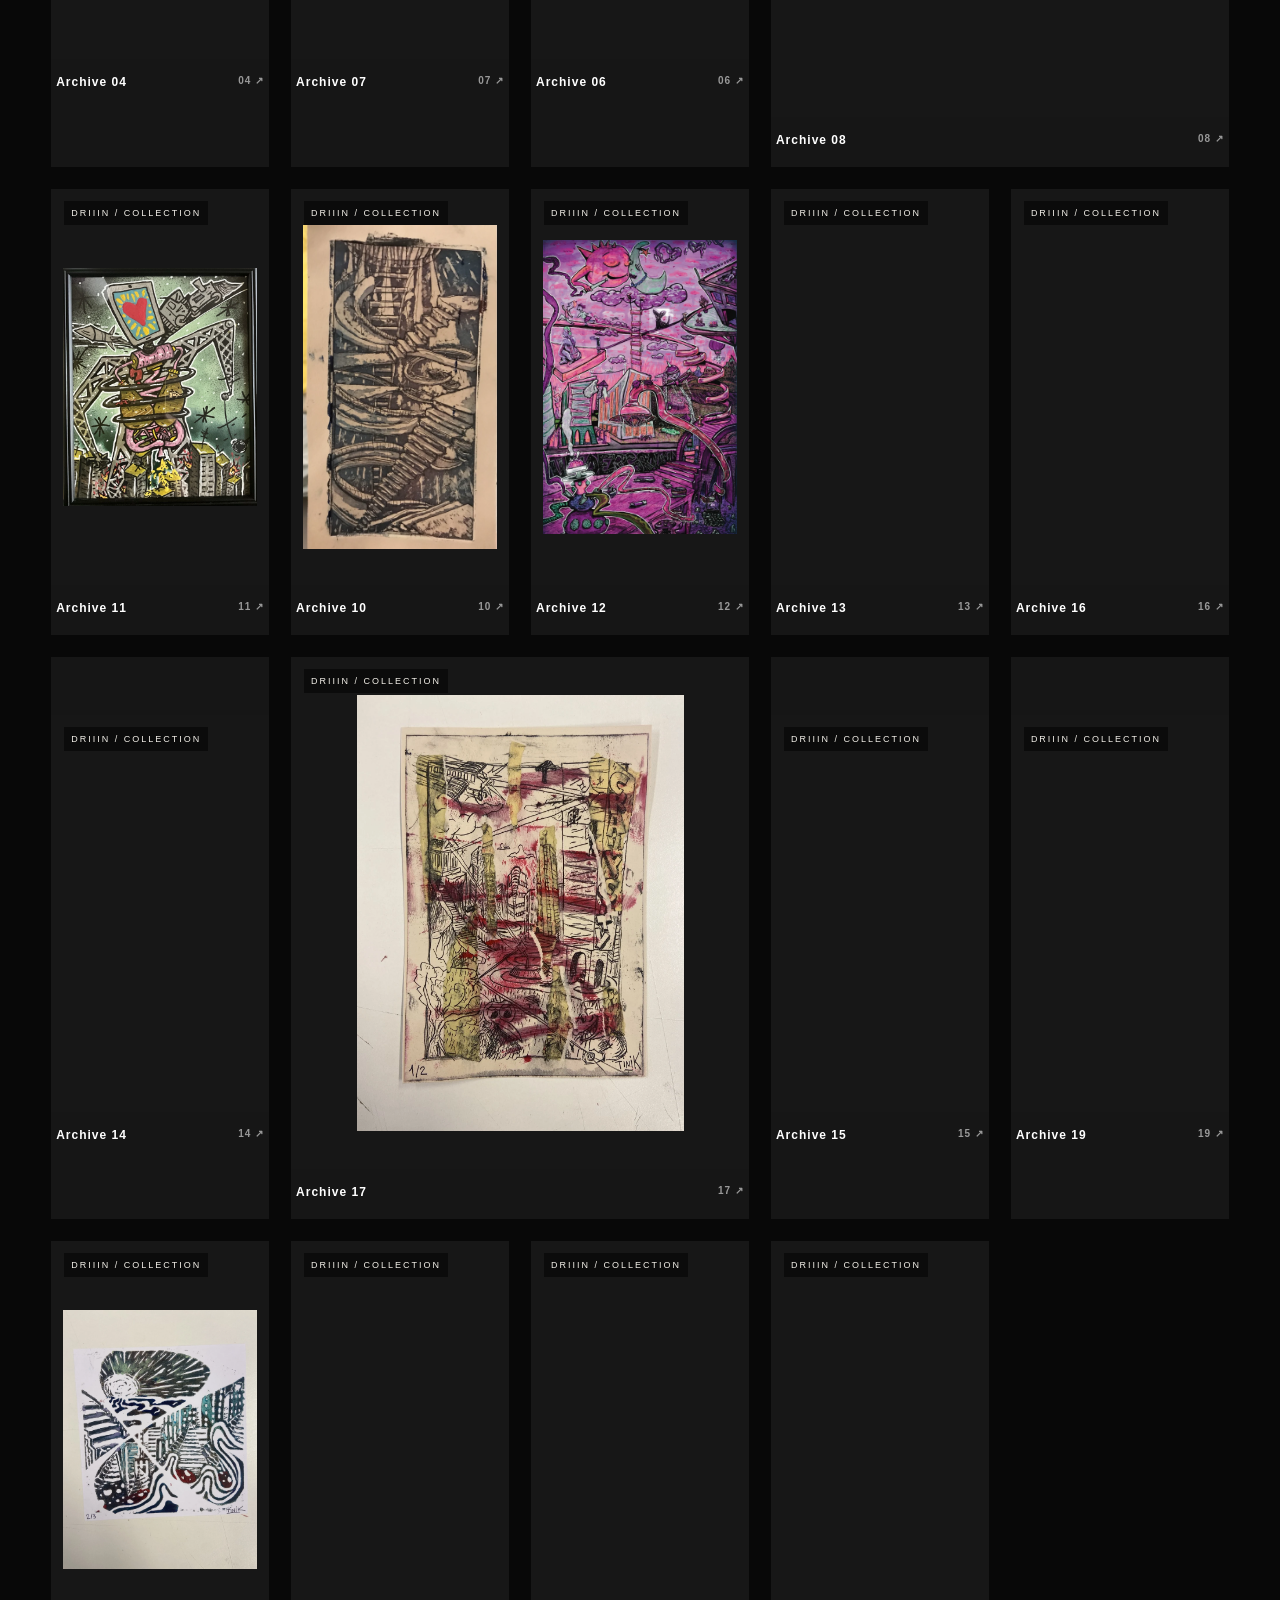
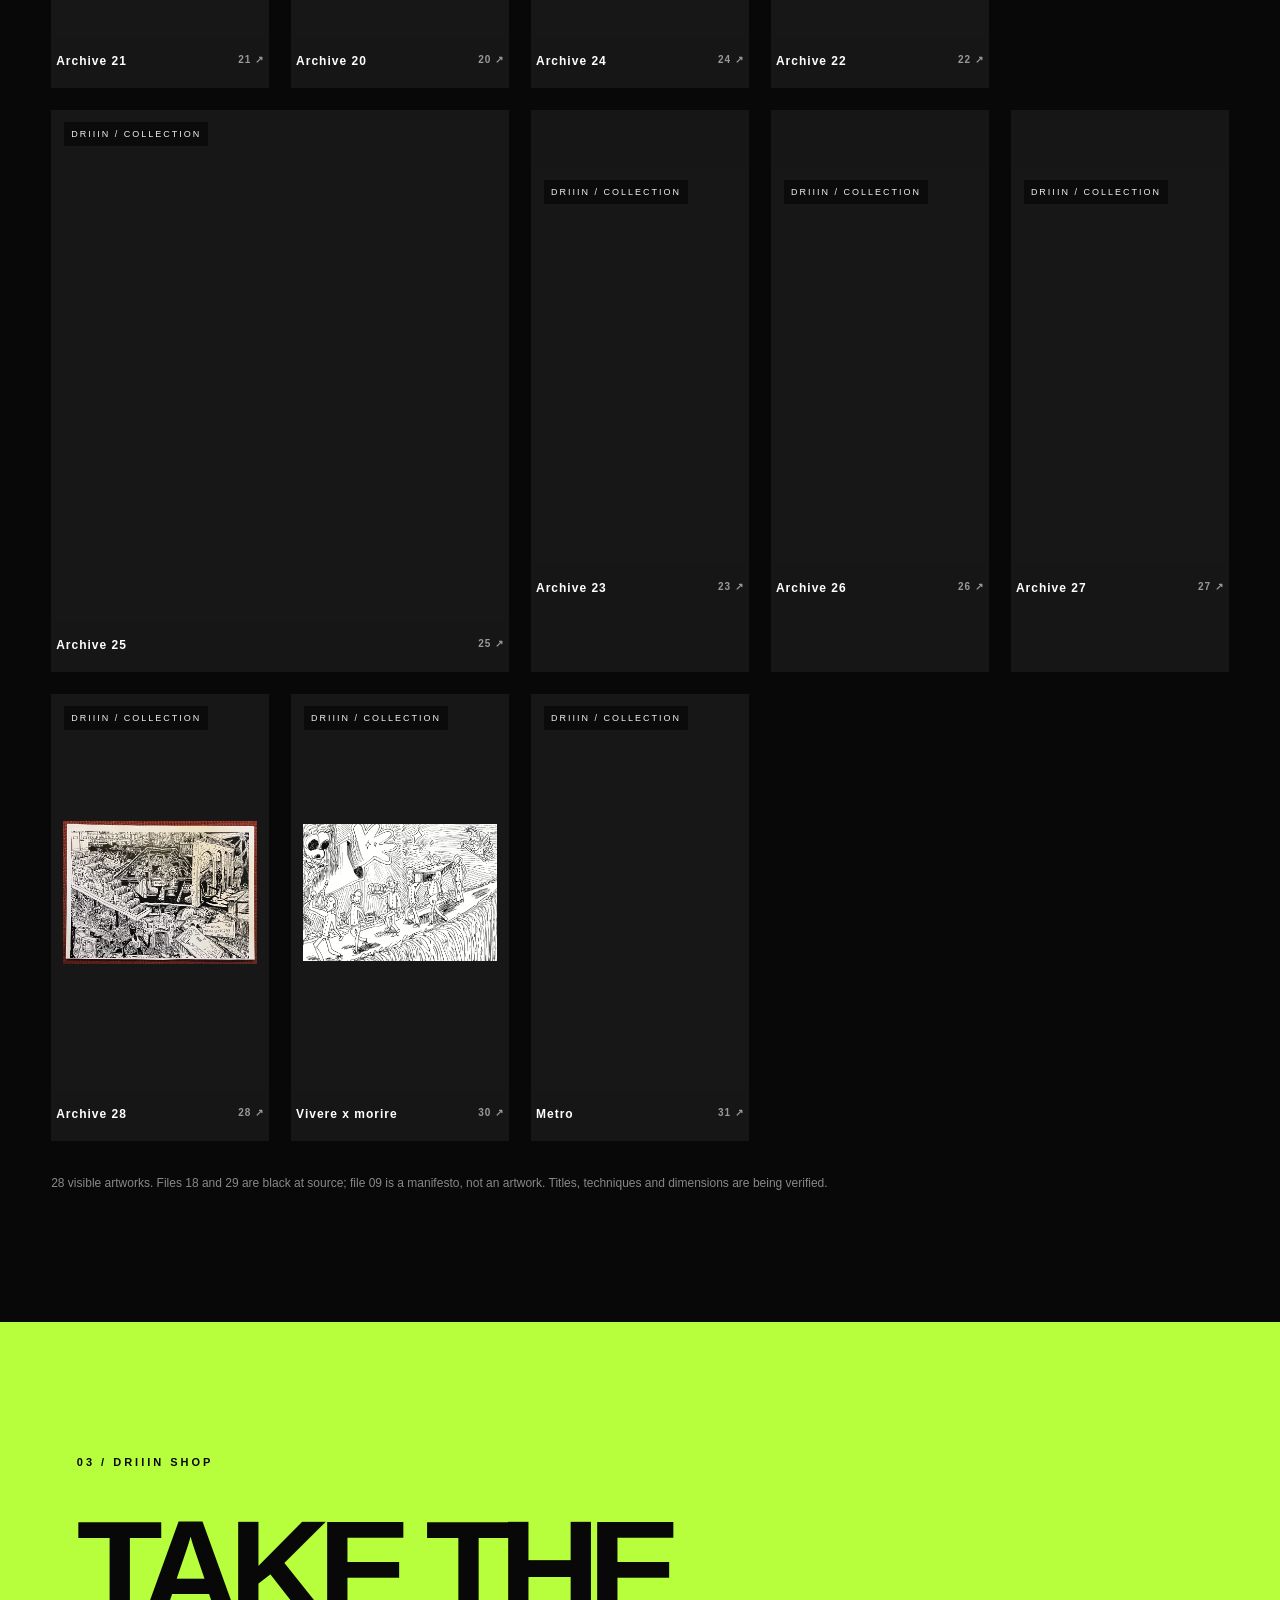
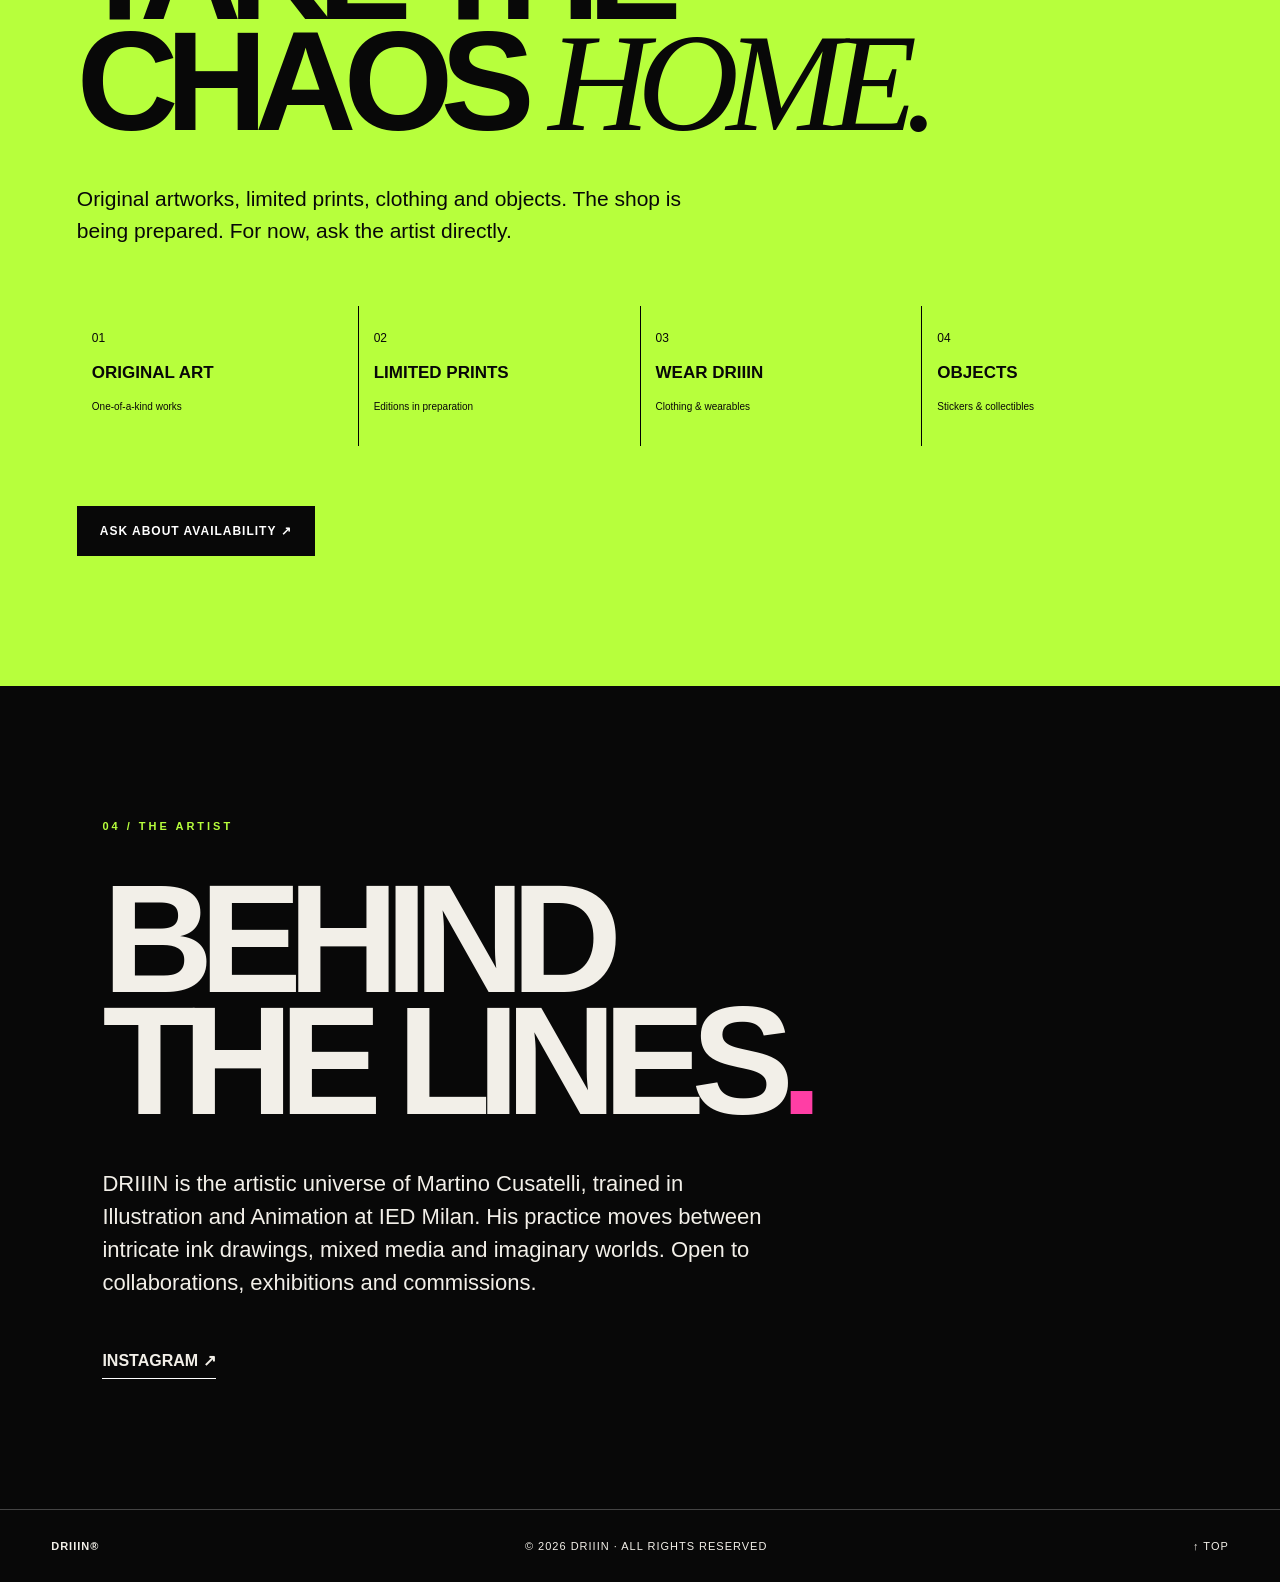
<file: DRIIIN_INDEX_V6_MUSEO.html>
<!doctype html><html lang="en"><head><meta charset="utf-8"><meta name="viewport" content="width=device-width,initial-scale=1"><meta name="theme-color" content="#080808"><meta name="description" content="DRIIIN — The Underground Museum. Explore the art of Martino Cusatelli."><title>DRIIIN® — The Underground Museum · V6</title><style>*{box-sizing:border-box}html{scroll-behavior:smooth}body{margin:0;background:#080808;color:#f2efe8;font-family:Arial,Helvetica,sans-serif}button,a{font:inherit}a{color:inherit;text-decoration:none}button{cursor:pointer}.grain{position:fixed;inset:0;pointer-events:none;opacity:.12;z-index:10;background-image:url("data:image/svg+xml,%3Csvg viewBox='0 0 180 180' xmlns='http://www.w3.org/2000/svg'%3E%3Cfilter id='n'%3E%3CfeTurbulence type='fractalNoise' baseFrequency='.9' numOctaves='3' stitchTiles='stitch'/%3E%3C/filter%3E%3Crect width='100%25' height='100%25' filter='url(%23n)' opacity='.25'/%3E%3C/svg%3E")}header{height:76px;display:flex;align-items:center;justify-content:space-between;padding:0 4vw;position:sticky;top:0;background:#080808ed;z-index:20;border-bottom:1px solid #333}.logo{font-size:27px;font-weight:1000;letter-spacing:-2px}.logo span{font-size:11px;vertical-align:top;letter-spacing:0}nav{display:flex;gap:2.5vw;font-size:12px;font-weight:800;letter-spacing:1.5px}.tools{display:flex;gap:10px}.tools button{border:1px solid #555;background:transparent;color:#fff;padding:10px;font-size:11px;font-weight:800}.tools button span{color:#b7ff3c}.hero{min-height:calc(100svh - 76px);position:relative;display:flex;align-items:center;overflow:hidden}.hero-bg{position:absolute;inset:0;background:linear-gradient(90deg,#080808 5%,#080808aa 45%,#08080811 100%),url('HERO.webp') center/cover;filter:contrast(1.15);opacity:.9}.hero-inner{position:relative;padding:6vw;max-width:900px}.tag,.kicker{font-size:11px;letter-spacing:3px;font-weight:800;color:#b7ff3c}.hero h1{font-size:clamp(84px,14vw,220px);line-height:.76;letter-spacing:-.095em;margin:45px 0 30px;font-weight:1000}.hero h1 i{font-family:Georgia,serif;font-weight:400;letter-spacing:-.09em}.hero h1 span,.pink{color:#ff3ea5}.hero p{font-size:clamp(16px,2vw,25px);text-transform:uppercase;max-width:500px;font-weight:700}.hero-actions{display:flex;flex-wrap:wrap;gap:12px;margin-top:35px}.pill,.outline{display:inline-block;padding:17px 22px;border:1px solid #f2efe8;font-size:12px;font-weight:900;letter-spacing:1px}.pill{background:#f2efe8;color:#080808}.outline{background:transparent;color:#fff}.bottomline{position:absolute;bottom:24px;left:4vw;right:4vw;display:flex;justify-content:space-between;font-size:11px;letter-spacing:2px}.statement{padding:130px 8vw;position:relative;min-height:570px;background:#f2efe8;color:#080808;overflow:hidden}.statement .kicker{color:#b0005c}.statement h2,.shop h2,.artist h2{font-size:clamp(76px,12vw,175px);letter-spacing:-.09em;line-height:.79;margin:45px 0}.statement h2 em,.shop h2 em{font-family:Georgia,serif;font-weight:400}.statement p{max-width:570px;font-size:21px;line-height:1.5}.star{position:absolute;right:6vw;top:15%;font-size:clamp(120px,24vw,360px);color:#ff3ea5;transform:rotate(-20deg)}.museum{padding:120px 4vw}.sectionhead{display:flex;align-items:end;justify-content:space-between;gap:30px}.sectionhead h2{font-size:clamp(55px,8vw,120px);letter-spacing:-.08em;line-height:1;margin:30px 0}.sectionhead p{max-width:270px;color:#bbb;line-height:1.6}.filters{display:flex;flex-wrap:wrap;gap:9px;margin:35px 0}.filters button{background:transparent;color:#fff;border:1px solid #555;padding:12px 18px;font-size:11px;font-weight:800;letter-spacing:1px}.filters button.selected{background:#b7ff3c;color:#000;border-color:#b7ff3c}.grid{display:grid;grid-template-columns:repeat(3,minmax(0,1fr));gap:22px}.card{border:0;padding:0;background:#161616;text-align:left;color:#fff;overflow:hidden}.card .frame{height:clamp(240px,31vw,500px);overflow:hidden;background:#222;display:flex;align-items:center;justify-content:center}.card img{width:100%;height:100%;object-fit:cover;transition:transform .5s}.card:hover img{transform:scale(1.06)}.card .caption{padding:16px 5px 20px;display:flex;justify-content:space-between;font-size:12px;letter-spacing:1px;font-weight:800}.card .caption small{color:#999}.footnote{color:#888;font-size:12px;margin-top:35px}.shop{padding:130px 6vw;background:#b7ff3c;color:#080808}.shop .kicker{color:#080808}.shop h2{font-size:clamp(70px,11vw,160px)}.shop>p{max-width:650px;font-size:21px;line-height:1.5}.shopgrid{display:grid;grid-template-columns:repeat(4,1fr);gap:1px;background:#000;margin:60px 0}.shopgrid div{background:#b7ff3c;padding:25px 15px;min-height:140px;font-size:12px}.shopgrid strong,.shopgrid small{display:block;margin-top:18px}.shopgrid strong{font-size:17px}.shop .pill{background:#080808;color:#fff;border-color:#080808}.artist{padding:130px 8vw;min-height:650px}.artist p{max-width:680px;font-size:22px;line-height:1.5}.textlink{display:inline-block;margin-top:30px;border-bottom:1px solid #fff;padding-bottom:8px;font-weight:900}footer{border-top:1px solid #444;padding:30px 4vw;display:flex;justify-content:space-between;gap:20px;font-size:11px;letter-spacing:1px}dialog{background:#111;color:#fff;border:1px solid #555;width:min(1250px,96vw);max-height:94vh;padding:35px}dialog::backdrop{background:#000e}.close{position:absolute;right:12px;top:8px;color:#fff;background:transparent;border:0;font-size:35px;z-index:2}.detailgrid{display:grid;grid-template-columns:1.3fr 1fr;gap:35px}.artview{max-height:77vh;overflow:auto;background:#222;text-align:center}.artview img{width:100%;height:auto;display:block;cursor:zoom-in}.artview img.zoomed{width:180%;max-width:none;cursor:zoom-out}.zoomhint{font-size:11px;color:#aaa;padding:8px}.detailtext{padding:25px 12px}.detailtext h3{font-size:clamp(36px,5vw,70px);line-height:.9;letter-spacing:-.06em}.detailtext p{line-height:1.7;color:#ccc}.stepper{display:flex;gap:15px;margin-top:50px}.stepper button{background:#222;color:#fff;border:1px solid #777;padding:12px 24px;font-size:20px}@media(max-width:800px){header{height:auto;min-height:72px;flex-wrap:wrap;padding:12px 4vw;gap:14px}nav{order:3;width:100%;justify-content:space-between;gap:8px}nav a{font-size:10px}.hero{min-height:75svh}.hero-bg{background:linear-gradient(90deg,#080808d9,#08080855),url('HERO.webp') center/cover}.hero h1{font-size:clamp(75px,17vw,130px)}.statement{padding:85px 6vw}.star{opacity:.18}.sectionhead{display:block}.grid{grid-template-columns:repeat(2,1fr);gap:10px}.card .frame{height:42vw}.shopgrid{grid-template-columns:repeat(2,1fr)}.detailgrid{grid-template-columns:1fr}.artview{max-height:45vh}.artist,.shop,.museum{padding:75px 5vw}dialog{padding:20px}.bottomline{font-size:9px}}@media(max-width:450px){.grid{grid-template-columns:1fr}.card .frame{height:90vw}.logo{font-size:23px}.tools button{font-size:10px;padding:8px}.hero h1{font-size:19vw}.shopgrid strong{font-size:13px}footer{flex-wrap:wrap}}@media(prefers-reduced-motion:reduce){html{scroll-behavior:auto}.card img{transition:none}}
.grid{display:grid!important;grid-template-columns:repeat(auto-fit,minmax(210px,1fr))!important;gap:22px!important;height:auto!important;overflow:visible!important}.grid .card{display:block!important;visibility:visible!important;opacity:1!important;position:relative!important;transform:none!important}.grid .frame{min-height:180px}.grid .frame img{display:block!important;width:100%!important;height:auto!important;max-height:460px;object-fit:contain!important;opacity:1!important;visibility:visible!important}

/* V6 editorial exhibition */
:root{--ink:#080808;--paper:#f2efe8;--acid:#b7ff3c;--pink:#ff3ea5}
::selection{background:var(--pink);color:#080808}
.hero-bg{animation:slowReveal 2.4s ease-out both}
@keyframes slowReveal{from{opacity:0;transform:scale(1.055)}to{opacity:.9;transform:scale(1)}}
.card{position:relative;transition:transform .25s ease,background .25s ease;outline-offset:5px}
.card:hover,.card:focus-visible{background:#252525;transform:translateY(-3px)}
.card .frame{background:#171717;position:relative}
.card img{object-fit:contain;padding:12px}
.card .frame::after{content:'DRIIIN / COLLECTION';position:absolute;left:13px;top:12px;font-size:9px;letter-spacing:2px;background:#080808bd;color:#f2efe8;padding:7px;pointer-events:none}
.card.is-missing .frame{background:repeating-linear-gradient(45deg,#151515,#151515 12px,#1b1b1b 12px,#1b1b1b 24px)}
.card.is-missing .frame::before{content:'IMAGE TEMPORARILY UNAVAILABLE';font-size:11px;letter-spacing:2px;text-align:center;padding:20px;color:#ddd}
.card.is-missing img{display:none}
.archive-counter{display:flex;align-items:center;justify-content:space-between;gap:15px;margin:8px 0 28px;border-top:1px solid #454545;border-bottom:1px solid #454545;padding:17px 2px;color:#b7ff3c;font-size:11px;letter-spacing:2px;font-weight:800}
.archive-counter span:last-child{color:#bcbcbc;font-weight:400}
.exhibit-note{max-width:730px;margin:20px 0 45px;font-size:clamp(16px,2vw,22px);line-height:1.5;color:#d4d1c9}
.card:nth-child(7n + 1){grid-column:span 2}
.card:nth-child(7n + 1) .frame{height:clamp(340px,40vw,600px)}
@media(max-width:800px){.card:nth-child(7n + 1){grid-column:span 2}.card:nth-child(7n + 1) .frame{height:55vw}}
@media(max-width:450px){.card:nth-child(7n + 1){grid-column:span 1}.card:nth-child(7n + 1) .frame{height:90vw}.archive-counter{flex-wrap:wrap}}
@media(prefers-reduced-motion:reduce){.hero-bg{animation:none}.card{transition:none}}
</style></head><body><div class="grain" aria-hidden="true"></div><header><a href="#home" class="logo">DRIIIN<span>®</span></a><nav aria-label="Main navigation"><a href="#museum" data-i="museum">MUSEUM</a><a href="#world" data-i="world">WORLD</a><a href="#shop" data-i="shop">SHOP</a><a href="#artist" data-i="artist">ARTIST</a></nav><div class="tools"><button id="sound" aria-label="Play DRIIIN sound">♫ <span>SOUND OFF</span></button><button id="lang" aria-label="Change language">EN / <span>IT</span></button></div></header><main><section id="home" class="hero"><div class="hero-bg"></div><div class="hero-inner"><div class="tag">INDEPENDENT ART UNIVERSE · MILAN</div><h1>ENTER<br><i>THE</i><br>CHAOS<span>.</span></h1><p data-i="intro">A world to explore. Not just to look at.</p><div class="hero-actions"><a class="pill" href="#museum" data-i="enter">ENTER THE MUSEUM ↗</a><button class="outline" id="playIntro">♫ PLAY DRIIIN</button></div></div><div class="bottomline">DRIIIN WORLD / 001 <span>SCROLL TO EXPLORE ↓</span></div></section><section id="world" class="statement"><span class="kicker">01 / DRIIIN WORLD</span><h2>QUANTE<br><em>COSE.</em></h2><p data-i="statement">Impossible cities, intricate lines, characters and unexpected connections. A visual universe where every detail leads somewhere else.</p><div class="star">✳</div></section><section id="museum" class="museum"><div class="sectionhead"><div><span class="kicker">02 / THE UNDERGROUND MUSEUM</span><h2 data-i="collection">THE COLLECTION<span class="pink">.</span></h2></div><p data-i="catalogNote">Explore the first digital archive. Tap any work to see it up close.</p></div><div class="filters" role="group" aria-label="Artwork filters"><button class="selected" data-filter="all" data-i="all">ALL WORKS</button><button data-filter="ink" data-i="ink">BLACK & WHITE</button><button data-filter="color" data-i="color">COLOR WORLDS</button></div><p id="galleryCount" style="font:700 13px system-ui;color:#b7ff3c;margin:16px 0">28 WORKS IN THE ARCHIVE</p><div class="archive-counter"><span id="count">28 WORKS ON DISPLAY</span><span id="filterStatus">CURATED DIGITAL EXHIBITION · V6</span></div><p class="exhibit-note" data-i="exhibitIntro">Two visual languages, one universe. Explore the works as an exhibition, not just a catalogue.</p><div id="gallery" class="grid"></div><p class="footnote" data-i="archiveNote">28 visible artworks. Files 18 and 29 are black at source; file 09 is a manifesto, not an artwork. Titles, techniques and dimensions are being verified.</p></section><section id="shop" class="shop"><span class="kicker">03 / DRIIIN SHOP</span><h2>TAKE THE<br>CHAOS <em>HOME.</em></h2><p data-i="shopIntro">Original artworks, limited prints, clothing and objects. The shop is being prepared. For now, ask the artist directly.</p><div class="shopgrid"><div>01 <strong>ORIGINAL ART</strong><small data-i="originals">One-of-a-kind works</small></div><div>02 <strong>LIMITED PRINTS</strong><small data-i="prints">Editions in preparation</small></div><div>03 <strong>WEAR DRIIIN</strong><small data-i="wear">Clothing & wearables</small></div><div>04 <strong>OBJECTS</strong><small data-i="objects">Stickers & collectibles</small></div></div><a class="pill" href="https://www.instagram.com/driiin_/" target="_blank" rel="noopener" data-i="inquire">ASK ABOUT AVAILABILITY ↗</a></section><section id="artist" class="artist"><span class="kicker">04 / THE ARTIST</span><h2>BEHIND<br>THE LINES<span class="pink">.</span></h2><p data-i="bio">DRIIIN is the artistic universe of Martino Cusatelli, trained in Illustration and Animation at IED Milan. His practice moves between intricate ink drawings, mixed media and imaginary worlds. Open to collaborations, exhibitions and commissions.</p><a class="textlink" href="https://www.instagram.com/driiin_/" target="_blank" rel="noopener">INSTAGRAM ↗</a></section></main><footer><b>DRIIIN®</b><span>© <span id="year"></span> DRIIIN · ALL RIGHTS RESERVED</span><a href="#home">↑ TOP</a></footer><dialog id="detail"><button class="close" id="close" aria-label="Close artwork">×</button><div class="detailgrid"><div class="artview"><img id="detailImg" alt=""><div class="zoomhint" data-i="zoom">Tap image to zoom</div></div><div class="detailtext"><span class="kicker">DRIIIN / ARCHIVE <span id="num"></span></span><h3 id="title"></h3><p id="metadata"></p><p data-i="details">Further artwork details and prices are available on request.</p><a id="ask" class="pill" href="https://www.instagram.com/driiin_/" target="_blank" rel="noopener" data-i="request">REQUEST INFORMATION ↗</a><div class="stepper"><button id="prev" aria-label="Previous artwork">←</button><button id="next" aria-label="Next artwork">→</button></div></div></div></dialog><audio id="jingle" preload="none" src="driiin-sound.mp3"></audio><script>window.DRIIIN_ARTWORKS=[{"id": 1, "title": "Archive 01", "category": "color", "image": "art-01.webp", "original": "01461E80-A09A-49DC-A1F3-7ECC0C2B293F.jpeg", "technique": "", "year": "", "dimensions": "", "availability": "inquiry"}, {"id": 2, "title": "Archive 02", "category": "color", "image": "art-02.webp", "original": "15589A97-16FD-4D30-8E4F-261B4C621248.jpeg", "technique": "", "year": "", "dimensions": "", "availability": "inquiry"}, {"id": 3, "title": "Archive 03", "category": "ink", "image": "art-03.webp", "original": "1849F50F-CFE6-4472-80D6-EA33E2349BBF.jpeg", "technique": "", "year": "", "dimensions": "", "availability": "inquiry"}, {"id": 4, "title": "Archive 04", "category": "color", "image": "art-04.webp", "original": "2A45CCDE-F2C4-4B19-A37C-AB3B18741DA5.jpeg", "technique": "", "year": "", "dimensions": "", "availability": "inquiry"}, {"id": 5, "title": "Archive 05", "category": "ink", "image": "art-05.webp", "original": "3A668141-2BB8-4201-A182-6F9876087A46.jpeg", "technique": "", "year": "", "dimensions": "", "availability": "inquiry"}, {"id": 6, "title": "Archive 06", "category": "color", "image": "art-06.webp", "original": "3CA2579D-2363-48A7-B0E9-282DEDA83A84.jpeg", "technique": "", "year": "", "dimensions": "", "availability": "inquiry"}, {"id": 7, "title": "Archive 07", "category": "ink", "image": "art-07.webp", "original": "4818CE60-5215-437A-B83F-4B86F040120C.jpeg", "technique": "", "year": "", "dimensions": "", "availability": "inquiry"}, {"id": 8, "title": "Archive 08", "category": "ink", "image": "art-08.webp", "original": "49403DDF-6825-4950-B91B-EF2A3B9A677B.jpeg", "technique": "", "year": "", "dimensions": "", "availability": "inquiry"}, {"id": 9, "title": "Archive 09", "category": "color", "image": "art-09.webp", "original": "4E324B72-64B9-40B7-A163-12F6ABF93A61.jpeg", "technique": "", "year": "", "dimensions": "", "availability": "inquiry"}, {"id": 10, "title": "Archive 10", "category": "ink", "image": "art-10.webp", "original": "70CB17AB-9711-4CD8-B174-6B7F68FC3112.jpeg", "technique": "", "year": "", "dimensions": "", "availability": "inquiry"}, {"id": 11, "title": "Archive 11", "category": "color", "image": "art-11.webp", "original": "8B419786-0556-4CB0-A42B-AC85D5859063.jpeg", "technique": "", "year": "", "dimensions": "", "availability": "inquiry"}, {"id": 12, "title": "Archive 12", "category": "color", "image": "art-12.webp", "original": "9385DF15-B351-49D2-BA11-8AEBDB7E1658.jpeg", "technique": "", "year": "", "dimensions": "", "availability": "inquiry"}, {"id": 13, "title": "Archive 13", "category": "ink", "image": "art-13.webp", "original": "9C0DFF2F-A540-42C7-A44C-5359DA389350.jpeg", "technique": "", "year": "", "dimensions": "", "availability": "inquiry"}, {"id": 14, "title": "Archive 14", "category": "ink", "image": "art-14.webp", "original": "A1736DF0-56C3-40DA-8703-ED30B12191B4.jpeg", "technique": "", "year": "", "dimensions": "", "availability": "inquiry"}, {"id": 15, "title": "Archive 15", "category": "ink", "image": "art-15.webp", "original": "B5F85359-D953-4E7F-84E5-17F805557622.jpeg", "technique": "", "year": "", "dimensions": "", "availability": "inquiry"}, {"id": 16, "title": "Archive 16", "category": "color", "image": "art-16.webp", "original": "BBC00F82-BF19-4C9A-B682-4AA2840668CF.jpeg", "technique": "", "year": "", "dimensions": "", "availability": "inquiry"}, {"id": 17, "title": "Archive 17", "category": "color", "image": "art-17.webp", "original": "CE661053-0B1A-40C5-B1D9-587DF91B3434.jpeg", "technique": "", "year": "", "dimensions": "", "availability": "inquiry"}, {"id": 18, "title": "Archive 18", "category": "color", "image": "art-18.webp", "original": "D999A680-21AA-400E-8FDF-46FB6A39886C.png", "technique": "", "year": "", "dimensions": "", "availability": "inquiry"}, {"id": 19, "title": "Archive 19", "category": "color", "image": "art-19.webp", "original": "F0D96041-AD16-499F-924A-FD3024F1B871.jpeg", "technique": "", "year": "", "dimensions": "", "availability": "inquiry"}, {"id": 20, "title": "Archive 20", "category": "color", "image": "art-20.webp", "original": "F44DBEF2-5C2C-4DF4-91FA-69A1BA440836.jpeg", "technique": "", "year": "", "dimensions": "", "availability": "inquiry"}, {"id": 21, "title": "Archive 21", "category": "ink", "image": "art-21.webp", "original": "F4F22984-D484-482C-A1AB-ACCEB38C86B2.jpeg", "technique": "", "year": "", "dimensions": "", "availability": "inquiry"}, {"id": 22, "title": "Archive 22", "category": "color", "image": "art-22.webp", "original": "IMG_0127.jpeg", "technique": "", "year": "", "dimensions": "", "availability": "inquiry"}, {"id": 23, "title": "Archive 23", "category": "color", "image": "art-23.webp", "original": "IMG_0713.jpeg", "technique": "", "year": "", "dimensions": "", "availability": "inquiry"}, {"id": 24, "title": "Archive 24", "category": "ink", "image": "art-24.webp", "original": "IMG_0839.jpeg", "technique": "", "year": "", "dimensions": "", "availability": "inquiry"}, {"id": 25, "title": "Archive 25", "category": "ink", "image": "art-25.webp", "original": "IMG_0841.jpeg", "technique": "", "year": "", "dimensions": "", "availability": "inquiry"}, {"id": 26, "title": "Archive 26", "category": "ink", "image": "art-26.webp", "original": "IMG_0842.jpeg", "technique": "", "year": "", "dimensions": "", "availability": "inquiry"}, {"id": 27, "title": "Archive 27", "category": "ink", "image": "art-27.webp", "original": "IMG_0844.jpeg", "technique": "", "year": "", "dimensions": "", "availability": "inquiry"}, {"id": 28, "title": "Archive 28", "category": "ink", "image": "art-28.webp", "original": "IMG_0845.jpeg", "technique": "", "year": "", "dimensions": "", "availability": "inquiry"}, {"id": 29, "title": "Archive 29", "category": "color", "image": "art-29.webp", "original": "IMG_1060.png", "technique": "", "year": "", "dimensions": "", "availability": "inquiry"}, {"id": 30, "title": "Vivere x morire", "category": "ink", "image": "art-30.webp", "original": "Vivere x morire.jpeg", "technique": "", "year": "", "dimensions": "", "availability": "inquiry"}, {"id": 31, "title": "Metro", "category": "ink", "image": "art-31.webp", "original": "metro.jpeg", "technique": "", "year": "", "dimensions": "", "availability": "inquiry"}];</script><script>
const T={en:{museum:'MUSEUM',world:'WORLD',shop:'SHOP',artist:'ARTIST',intro:'A world to explore. Not just to look at.',enter:'ENTER THE MUSEUM ↗',statement:'Impossible cities, intricate lines, characters and unexpected connections. A visual universe where every detail leads somewhere else.',collection:'THE COLLECTION<span class="pink">.</span>',catalogNote:'Explore the first digital archive. Tap any work to see it up close.',all:'ALL WORKS',ink:'BLACK & WHITE',color:'COLOR WORLDS',archiveNote:'28 visible artworks. Files 18 and 29 are black at source; file 09 is a manifesto, not an artwork. Titles, techniques and dimensions are being verified.',shopIntro:'Original artworks, limited prints, clothing and objects. The shop is being prepared. For now, ask the artist directly.',originals:'One-of-a-kind works',prints:'Editions in preparation',wear:'Clothing & wearables',objects:'Stickers & collectibles',inquire:'ASK ABOUT AVAILABILITY ↗',bio:'DRIIIN is the artistic universe of Martino Cusatelli, trained in Illustration and Animation at IED Milan. His practice moves between intricate ink drawings, mixed media and imaginary worlds. Open to collaborations, exhibitions and commissions.',zoom:'Tap image to zoom',details:'Further artwork details and prices are available on request.',request:'REQUEST INFORMATION ↗',pending:'Details being verified',sound:'SOUND OFF'},it:{museum:'MUSEO',world:'UNIVERSO',shop:'NEGOZIO',artist:'ARTISTA',intro:'Un mondo da esplorare. Non solo da guardare.',enter:'ENTRA NEL MUSEO ↗',statement:'Città impossibili, linee intricate, personaggi e connessioni inattese. Un universo visivo dove ogni dettaglio conduce altrove.',collection:'LA COLLEZIONE<span class="pink">.</span>',catalogNote:'Esplora il primo archivio digitale. Tocca un’opera per osservarla da vicino.',all:'TUTTE LE OPERE',ink:'BIANCO E NERO',color:'MONDI A COLORI',archiveNote:'28 opere visibili. I file 18 e 29 risultano neri già all’origine; il file 09 è un manifesto, non un’opera. Titoli, tecniche e dimensioni sono da verificare.',shopIntro:'Opere originali, stampe limitate, abbigliamento e oggetti. Lo shop è in preparazione. Per ora contatta direttamente l’artista.',originals:'Opere uniche',prints:'Edizioni in preparazione',wear:'Abbigliamento e accessori',objects:'Sticker e oggetti',inquire:'CHIEDI DISPONIBILITÀ ↗',bio:'DRIIIN è l’universo artistico di Martino Cusatelli, formato in Illustrazione e Animazione allo IED di Milano. La sua ricerca attraversa disegni a penna intricati, tecniche miste e mondi immaginari. Disponibile per collaborazioni, mostre e commissioni.',zoom:'Tocca l’immagine per ingrandire',details:'Ulteriori dettagli e prezzi delle opere sono disponibili su richiesta.',request:'RICHIEDI INFORMAZIONI ↗',pending:'Dettagli da verificare',sound:'AUDIO SPENTO'}};let lang=localStorage.getItem('driiin-lang')==='it'?'it':'en',arts=[],filtered=[],current=0,filter='all';const $=s=>document.querySelector(s);function translate(){document.documentElement.lang=lang;document.querySelectorAll('[data-i]').forEach(e=>e.innerHTML=T[lang][e.dataset.i]);$('#lang').innerHTML=lang==='en'?'EN / <span>IT</span>':'<span>EN</span> / IT';$('#sound span').textContent=$('#jingle').paused?(lang==='en'?'SOUND OFF':'AUDIO SPENTO'):(lang==='en'?'SOUND ON':'AUDIO ATTIVO');render()}function render(){filtered=arts.filter(a=>filter==='all'||a.category===filter);$('#gallery').innerHTML='';$('#count').textContent=filtered.length+(lang==='it'?' OPERE ESPOSTE':' WORKS ON DISPLAY');$('#filterStatus').textContent=filter==='all'?(lang==='it'?'PERCORSO ESPOSITIVO · V6':'CURATED DIGITAL EXHIBITION · V6'):(filter==='ink'?'BLACK & WHITE':'COLOR WORLDS');$('#galleryCount').textContent=filtered.length+' WORKS IN THE ARCHIVE';filtered.forEach((a,i)=>{const b=document.createElement('button');b.className='card';b.innerHTML=`<div class="frame"><img loading="eager" decoding="async" src="${a.image}" onerror="this.style.opacity='0.2';this.alt='Image unavailable: ${a.image}'" alt="DRIIIN artwork ${a.id}"></div><div class="caption"><span>${a.title.startsWith('Archive')&&lang==='it'?'Archivio '+String(a.id).padStart(2,'0'):a.title}</span><small>${String(a.id).padStart(2,'0')} ↗</small></div>`;const im=b.querySelector('img');im.onerror=()=>{b.classList.add('is-missing');im.removeAttribute('src')};b.onclick=()=>show(i);$('#gallery').appendChild(b)})}function show(i){current=(i+filtered.length)%filtered.length;const a=filtered[current];$('#detailImg').src=a.image;$('#detailImg').alt=a.title;$('#detailImg').classList.remove('zoomed');$('#num').textContent=String(a.id).padStart(2,'0');$('#title').textContent=a.title.startsWith('Archive')&&lang==='it'?'Archivio '+String(a.id).padStart(2,'0'):a.title;$('#metadata').textContent=T[lang].pending;translateDetail();$('#detail').showModal()}function translateDetail(){if(!filtered.length)return;const a=filtered[current];$('#metadata').textContent=T[lang].pending;$('#title').textContent=a.title.startsWith('Archive')&&lang==='it'?'Archivio '+String(a.id).padStart(2,'0'):a.title}$('#lang').onclick=()=>{lang=lang==='en'?'it':'en';localStorage.setItem('driiin-lang',lang);translate();if($('#detail').open)translateDetail()};document.querySelectorAll('[data-filter]').forEach(b=>b.onclick=()=>{filter=b.dataset.filter;document.querySelectorAll('[data-filter]').forEach(x=>x.classList.toggle('selected',x===b));render()});$('#close').onclick=()=>$('#detail').close();$('#detail').onclick=e=>{if(e.target===$('#detail'))$('#detail').close()};$('#prev').onclick=()=>show(current-1);$('#next').onclick=()=>show(current+1);$('#detailImg').onclick=e=>e.target.classList.toggle('zoomed');const audio=$('#jingle');function play(){audio.currentTime=0;audio.play().then(()=>{$('#sound span').textContent=lang==='en'?'SOUND ON':'AUDIO ATTIVO'}).catch(()=>{})}$('#sound').onclick=()=>{if(audio.paused)play();else{audio.pause();audio.currentTime=0;translate()}};$('#playIntro').onclick=play;audio.onended=()=>translate();$('#year').textContent=new Date().getFullYear();arts=(window.DRIIIN_ARTWORKS||[]).filter(a=>![9,18,29].includes(a.id));const ink=arts.filter(a=>a.category==='ink'),color=arts.filter(a=>a.category==='color');const curated=[];while(ink.length||color.length){if(color.length)curated.push(color.shift());if(ink.length)curated.push(ink.shift())}arts=curated;translate();
</script></body></html>
</file>
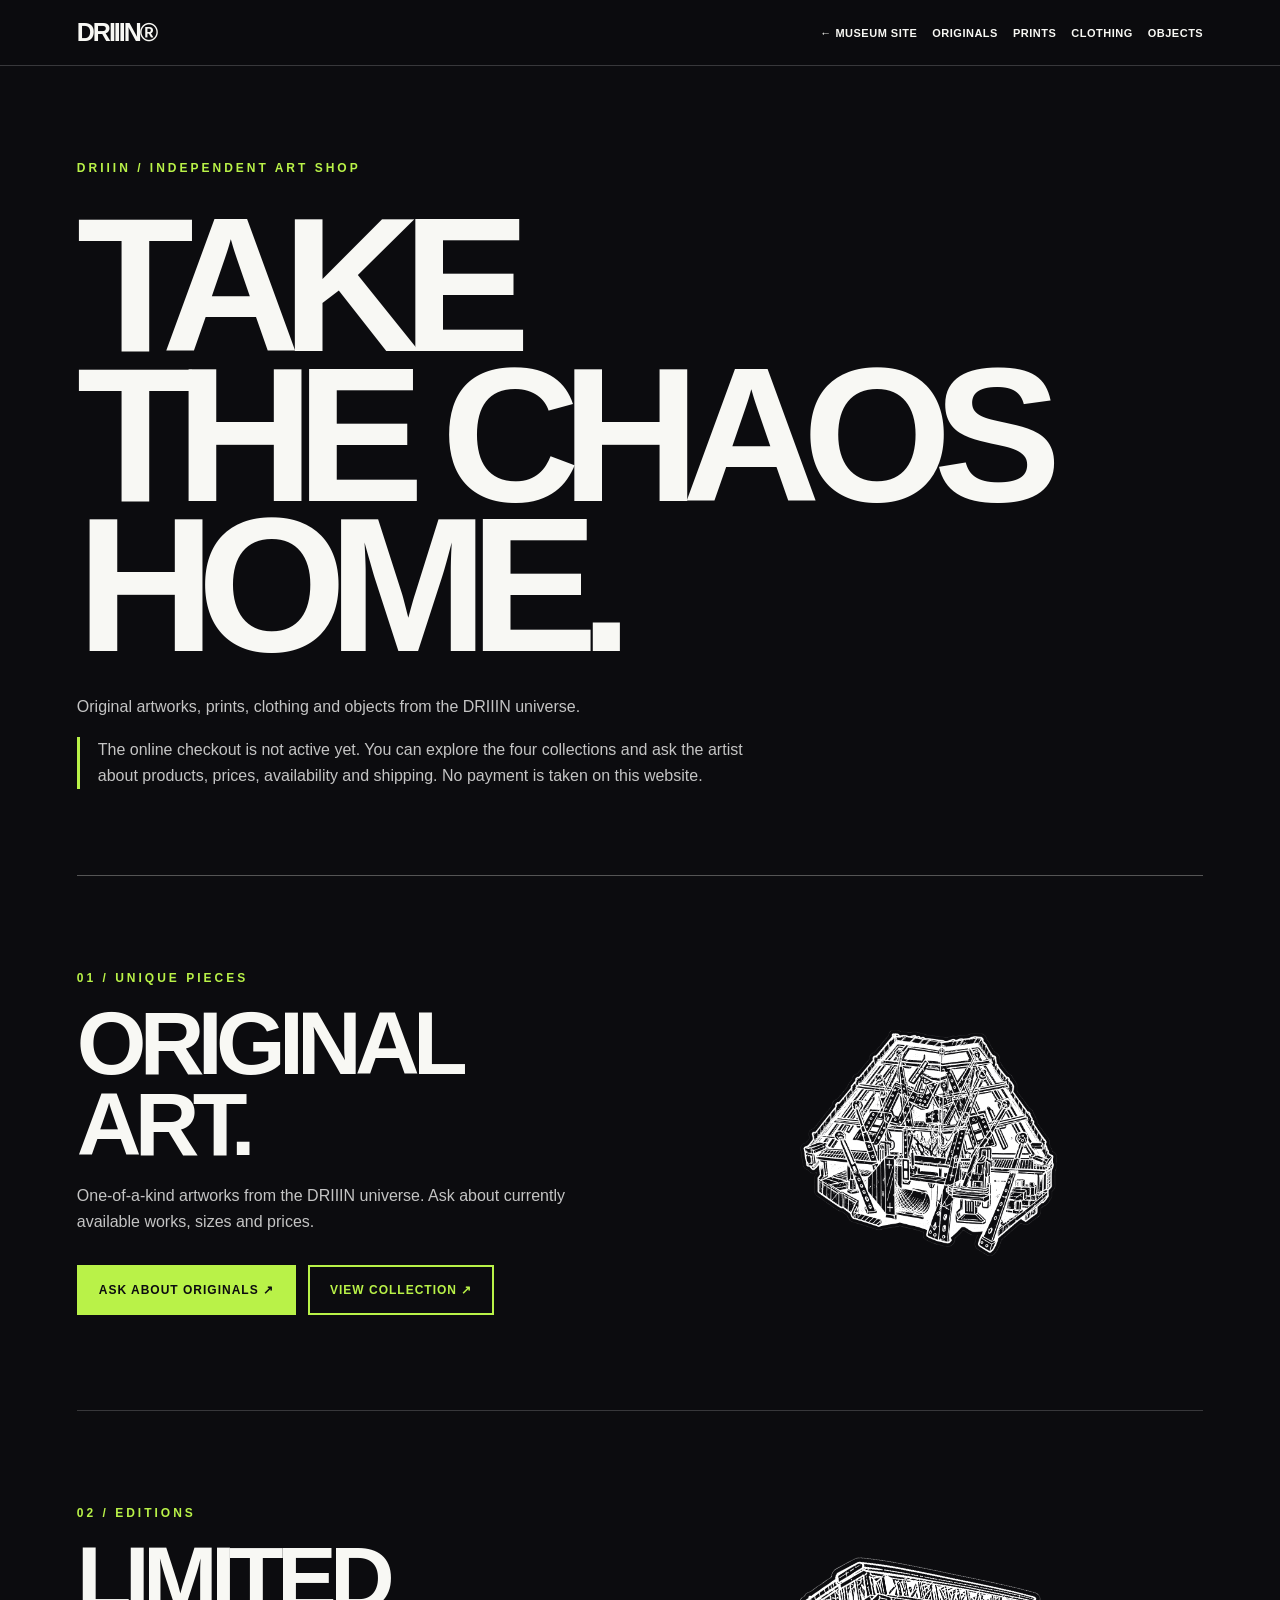
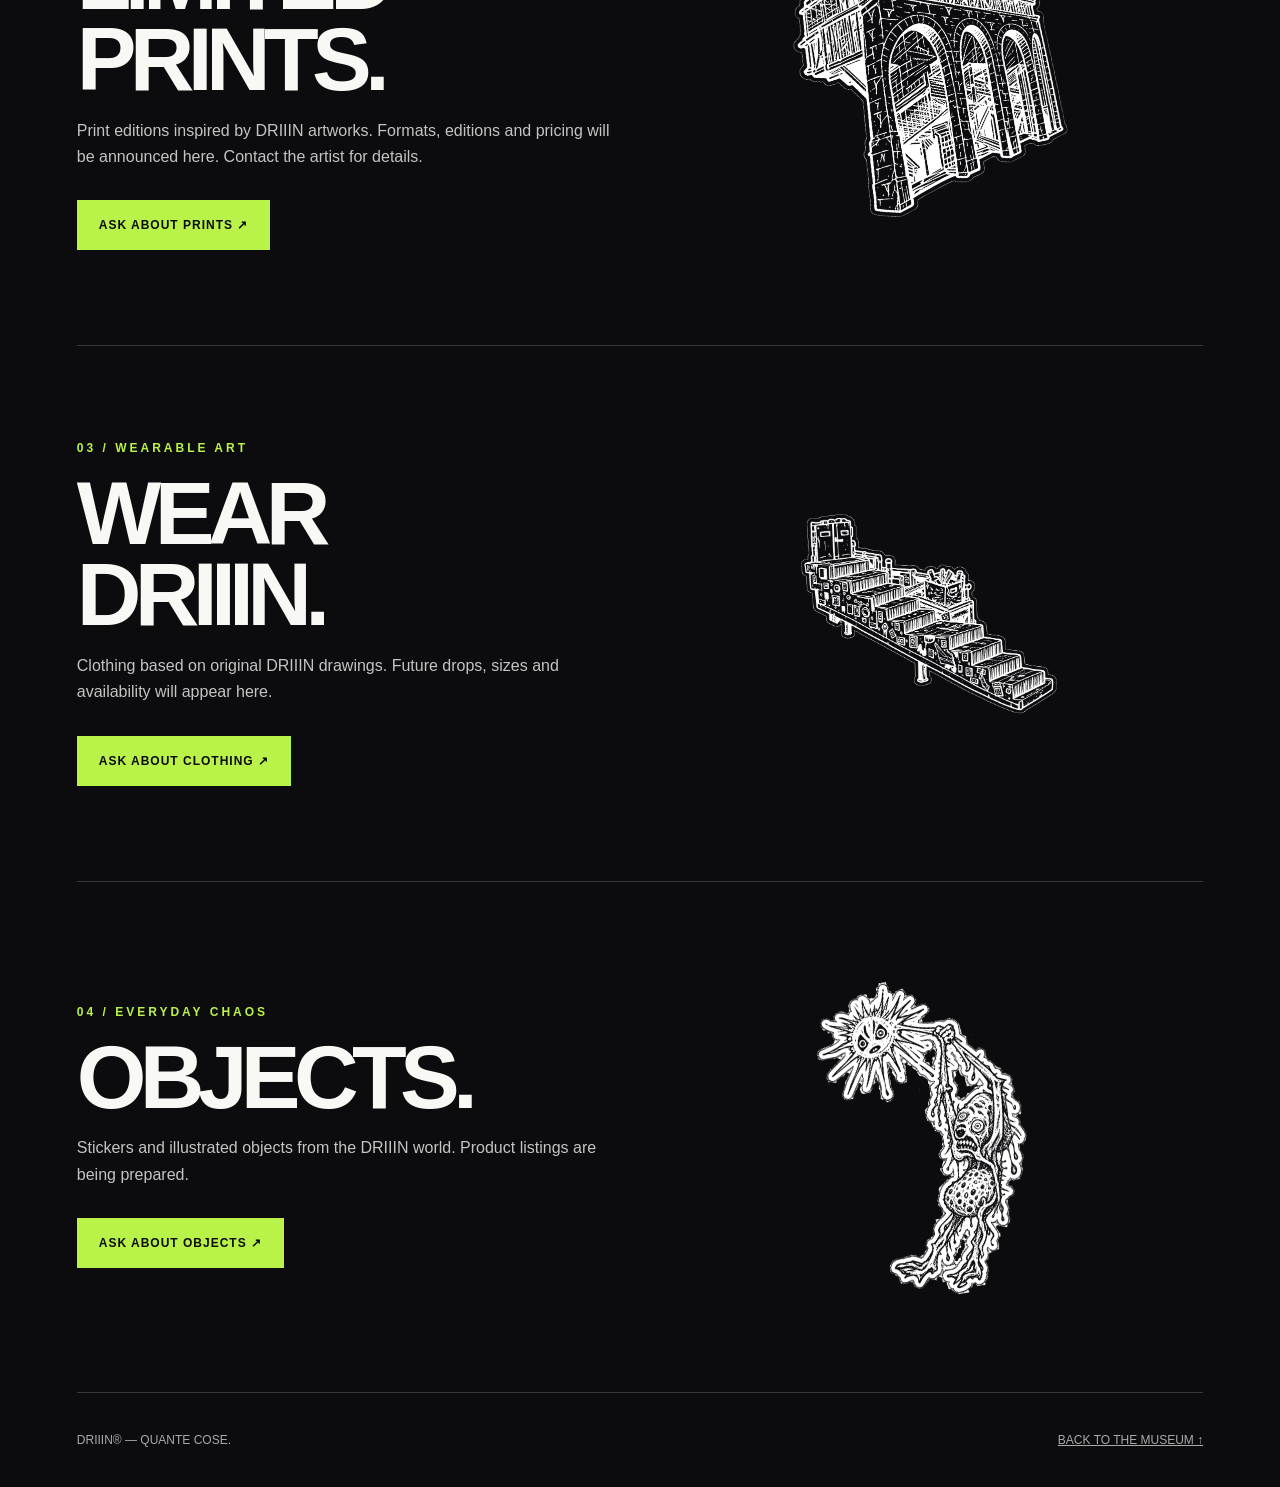
<file: shop.html>
<!doctype html><html lang="en"><head><meta charset="utf-8"><meta name="viewport" content="width=device-width,initial-scale=1"><meta name="theme-color" content="#0b0b0b"><title>DRIIIN — SHOP</title><style>
*{box-sizing:border-box}html{scroll-behavior:smooth}body{margin:0;background:#0c0c0f;color:#f8f8f4;font-family:Arial,Helvetica,sans-serif}a{color:inherit}header{position:sticky;top:0;z-index:10;background:#0c0c0feb;backdrop-filter:blur(14px);padding:18px 6vw;display:flex;align-items:center;justify-content:space-between;gap:15px;border-bottom:1px solid #38383b}header strong{font-size:25px;letter-spacing:-2px}header nav{display:flex;gap:15px;flex-wrap:wrap}header nav a{font-size:11px;text-decoration:none;font-weight:800;letter-spacing:.5px}main{max-width:1450px;margin:auto;padding:0 6vw}.hero{padding:95px 0 70px;border-bottom:1px solid #555}.eyebrow{font-size:12px;letter-spacing:3px;font-weight:bold;color:#b9f248}h1{font-size:clamp(72px,15vw,220px);line-height:.78;letter-spacing:-.095em;margin:35px 0}p{line-height:1.65;max-width:670px;color:#c4c4c4}.note{border-left:3px solid #b9f248;padding-left:18px}.category{min-height:380px;scroll-margin-top:100px;padding:95px 0;border-bottom:1px solid #38383b;display:grid;grid-template-columns:1fr 1fr;gap:30px;align-items:center}.category h2{font-size:clamp(44px,7vw,110px);line-height:.9;letter-spacing:-.075em;margin:18px 0}.category img{max-width:260px;max-height:320px;object-fit:contain;display:block;margin:auto;filter:invert(1)}.category:nth-child(odd) img{transform:rotate(-10deg)}.actions{display:flex;gap:12px;flex-wrap:wrap;margin-top:30px}.button{display:inline-block;text-decoration:none;padding:16px 20px;border:2px solid #b9f248;background:#b9f248;color:#0c0c0f;font-weight:900;font-size:12px;letter-spacing:1px}.button.secondary{background:transparent;color:#b9f248}.button:hover{background:#fff;color:#000;border-color:#fff}footer{padding:40px 6vw;display:flex;justify-content:space-between;font-size:12px;color:#aaa}@media(max-width:700px){header{align-items:flex-start}header nav{justify-content:flex-end}.category{grid-template-columns:1fr;padding:65px 0;min-height:0}.category img{max-height:180px}.hero{padding:70px 0 50px}}</style></head><body><header><a href="index.html#home" style="text-decoration:none"><strong>DRIIIN®</strong></a><nav><a href="index.html#shop">← MUSEUM SITE</a><a href="#originals">ORIGINALS</a><a href="#prints">PRINTS</a><a href="#clothing">CLOTHING</a><a href="#objects">OBJECTS</a></nav></header><main><div class="hero"><div class="eyebrow">DRIIIN / INDEPENDENT ART SHOP</div><h1>TAKE<br>THE CHAOS<br>HOME.</h1><p>Original artworks, prints, clothing and objects from the DRIIIN universe.</p><p class="note">The online checkout is not active yet. You can explore the four collections and ask the artist about products, prices, availability and shipping. No payment is taken on this website.</p></div>
<section class="category" id="originals"><div><div class="eyebrow">01 / UNIQUE PIECES</div><h2>ORIGINAL<br>ART.</h2><p>One-of-a-kind artworks from the DRIIIN universe. Ask about currently available works, sizes and prices.</p><div class="actions"><a class="button" href="https://www.instagram.com/driiin_/" target="_blank" rel="noopener">ASK ABOUT ORIGINALS ↗</a><a class="button secondary" href="index.html#museum">VIEW COLLECTION ↗</a></div></div><img src="v16-building.png" alt="DRIIIN original ink drawing"></section>
<section class="category" id="prints"><div><div class="eyebrow">02 / EDITIONS</div><h2>LIMITED<br>PRINTS.</h2><p>Print editions inspired by DRIIIN artworks. Formats, editions and pricing will be announced here. Contact the artist for details.</p><div class="actions"><a class="button" href="https://www.instagram.com/driiin_/" target="_blank" rel="noopener">ASK ABOUT PRINTS ↗</a></div></div><img src="v16-arches.png" alt="DRIIIN line drawing"></section>
<section class="category" id="clothing"><div><div class="eyebrow">03 / WEARABLE ART</div><h2>WEAR<br>DRIIIN.</h2><p>Clothing based on original DRIIIN drawings. Future drops, sizes and availability will appear here.</p><div class="actions"><a class="button" href="https://www.instagram.com/driiin_/" target="_blank" rel="noopener">ASK ABOUT CLOTHING ↗</a></div></div><img src="v16-scale.png" alt="DRIIIN original drawing"></section>
<section class="category" id="objects"><div><div class="eyebrow">04 / EVERYDAY CHAOS</div><h2>OBJECTS.</h2><p>Stickers and illustrated objects from the DRIIIN world. Product listings are being prepared.</p><div class="actions"><a class="button" href="https://www.instagram.com/driiin_/" target="_blank" rel="noopener">ASK ABOUT OBJECTS ↗</a></div></div><img src="v16-flower.png" alt="DRIIIN original ink drawing"></section>
</main><footer><span>DRIIIN® — QUANTE COSE.</span><a href="index.html#home">BACK TO THE MUSEUM ↑</a></footer></body></html>
</file>
